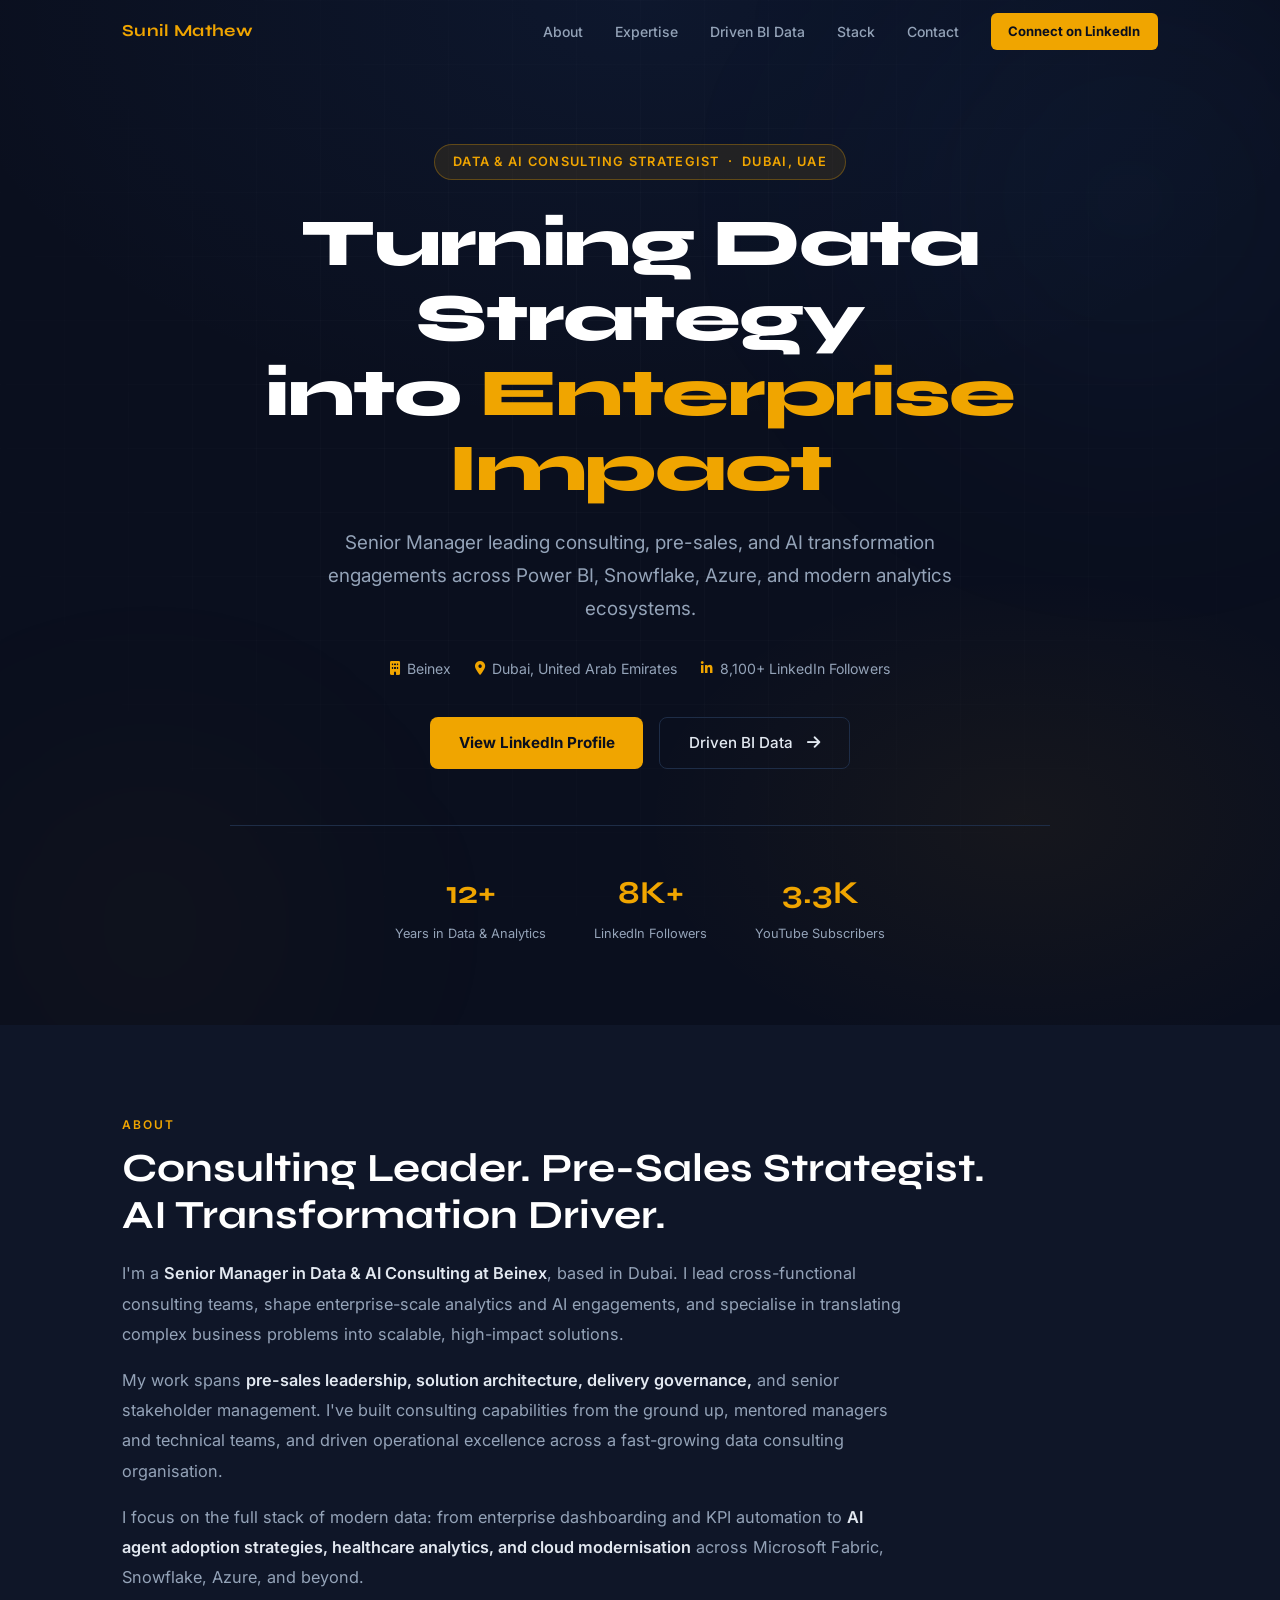
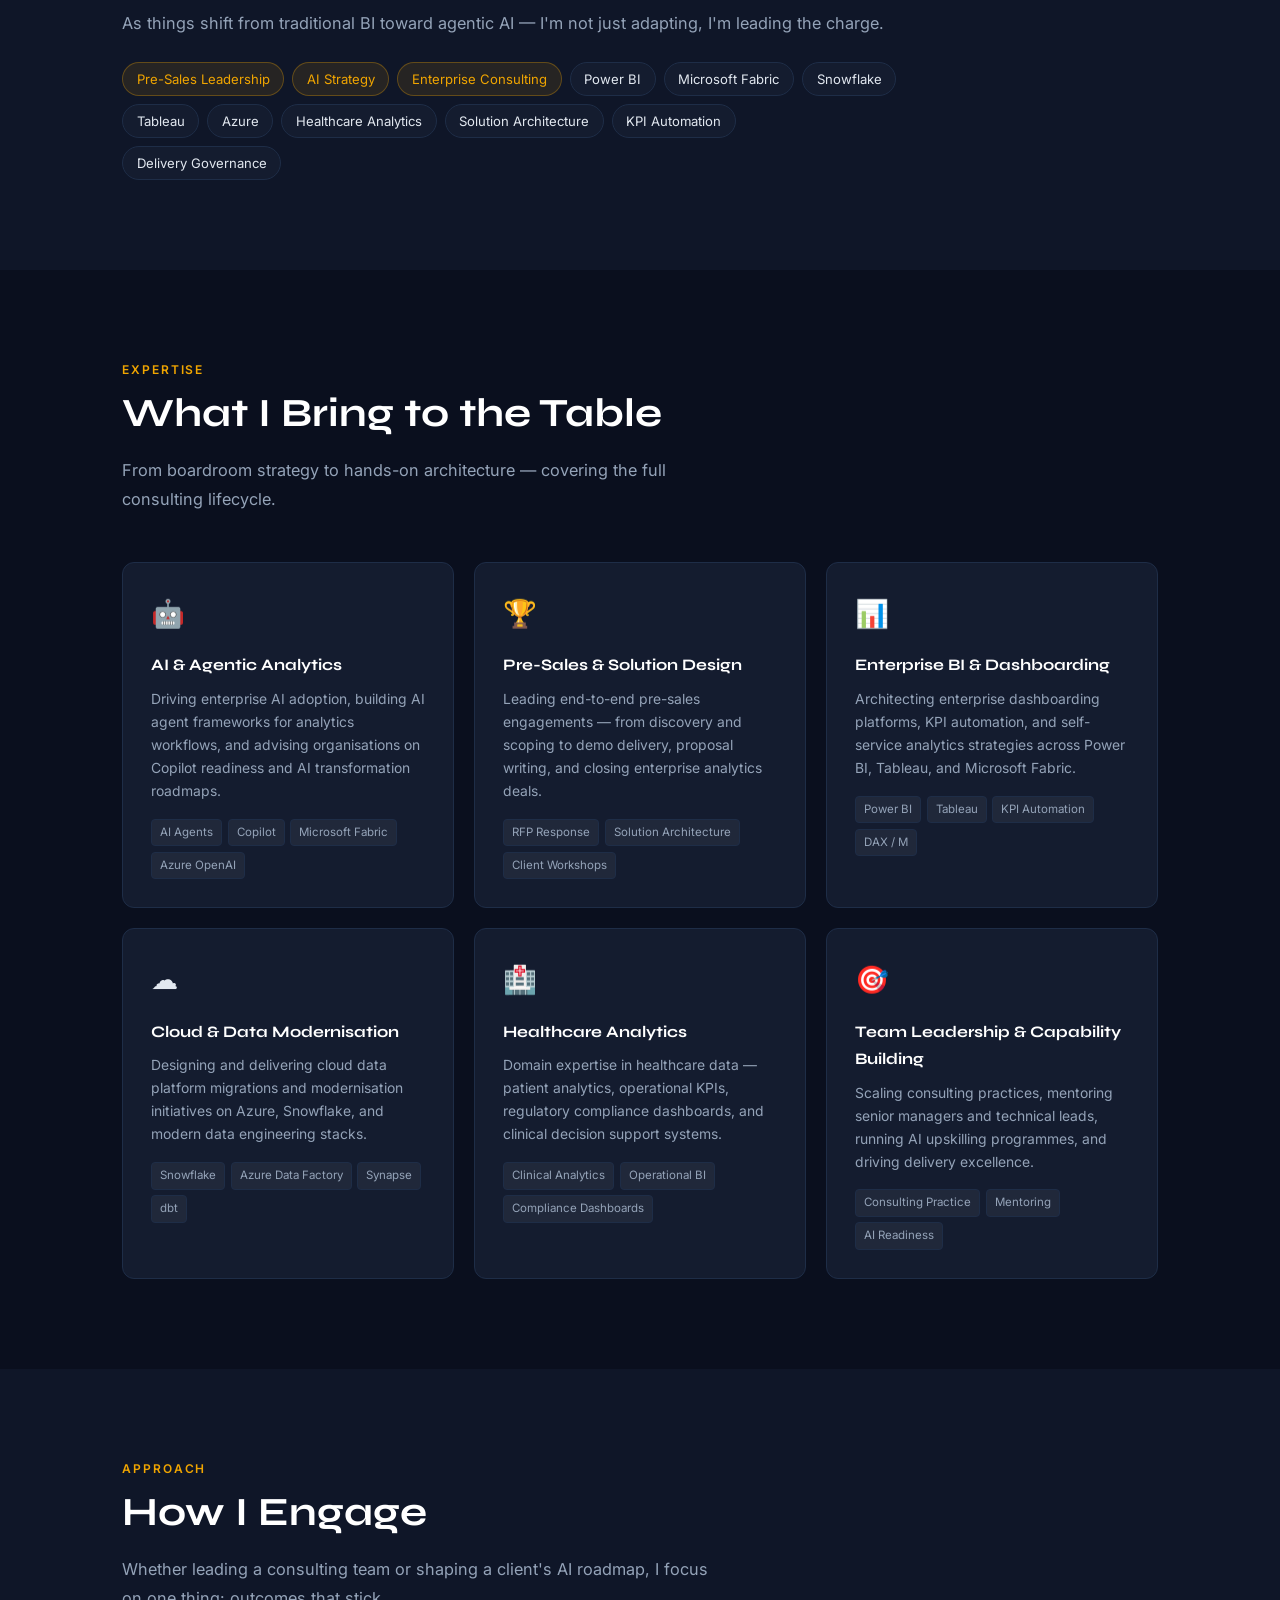
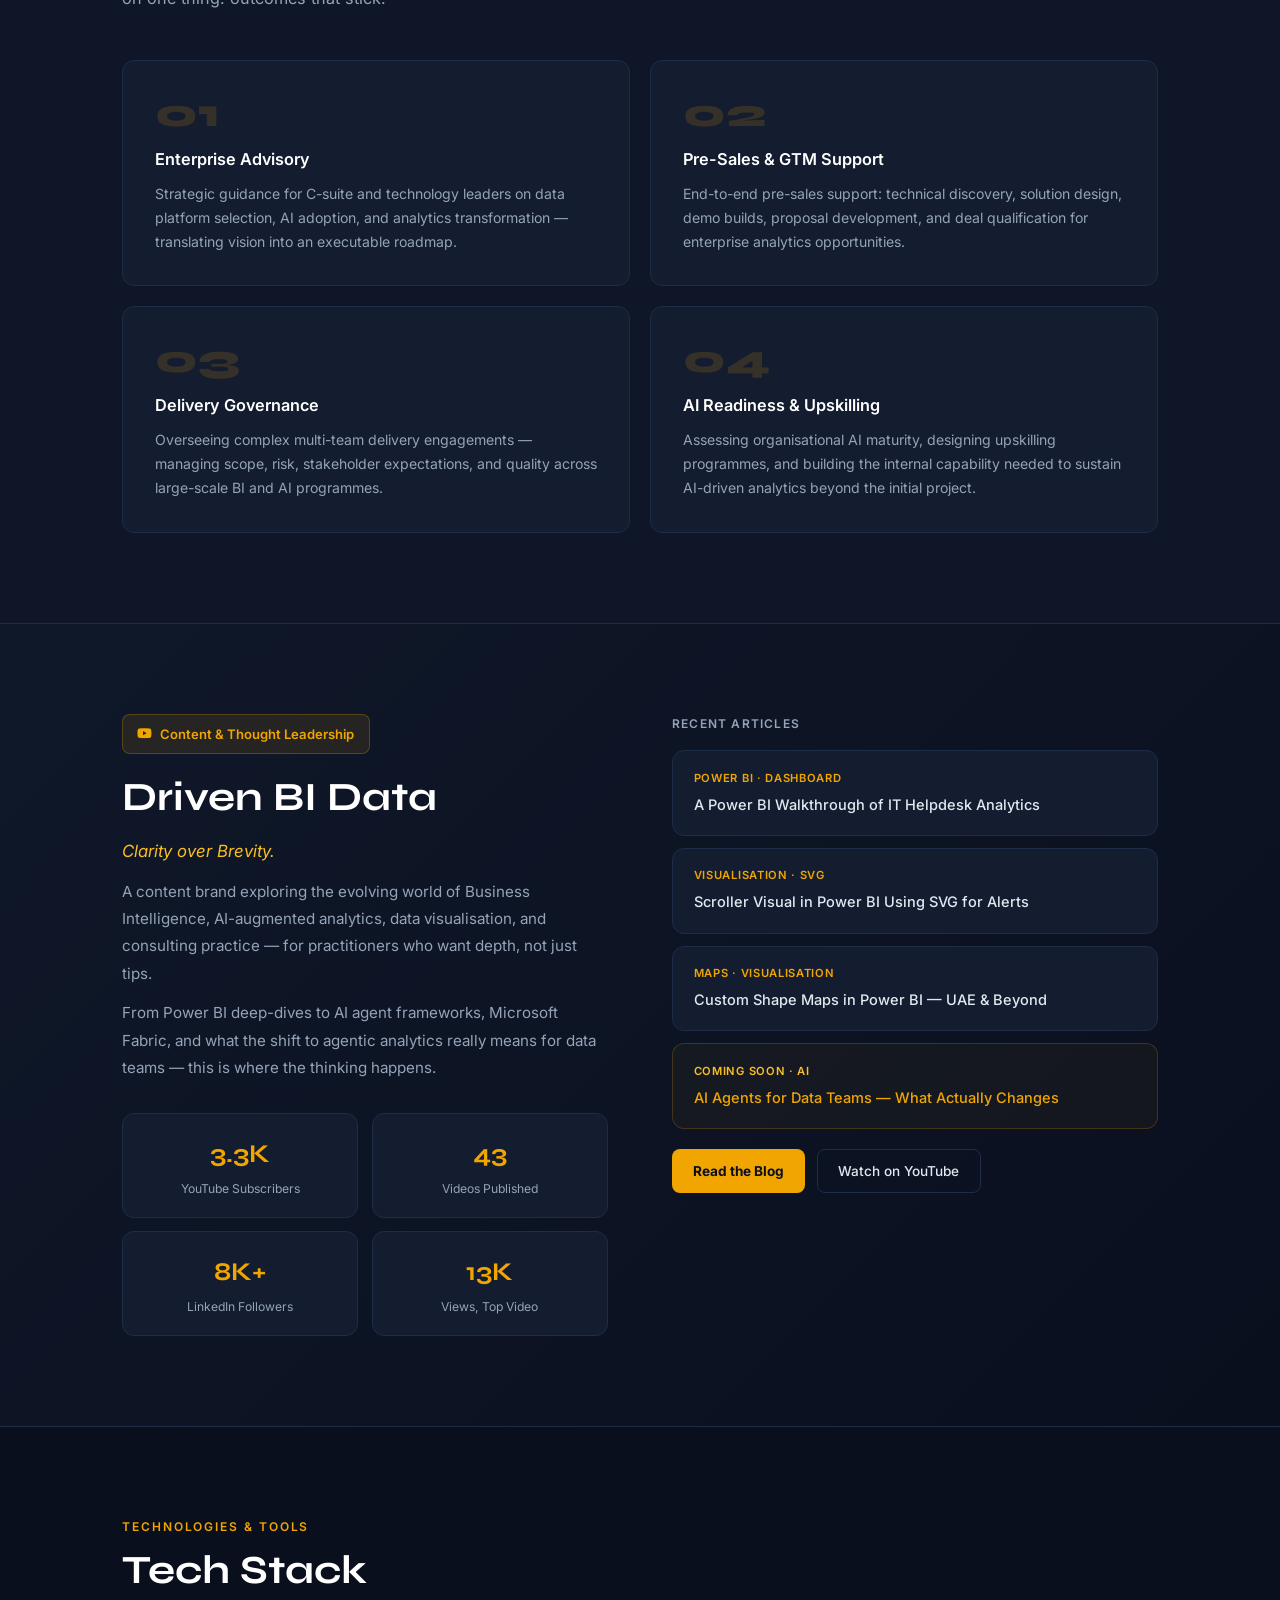
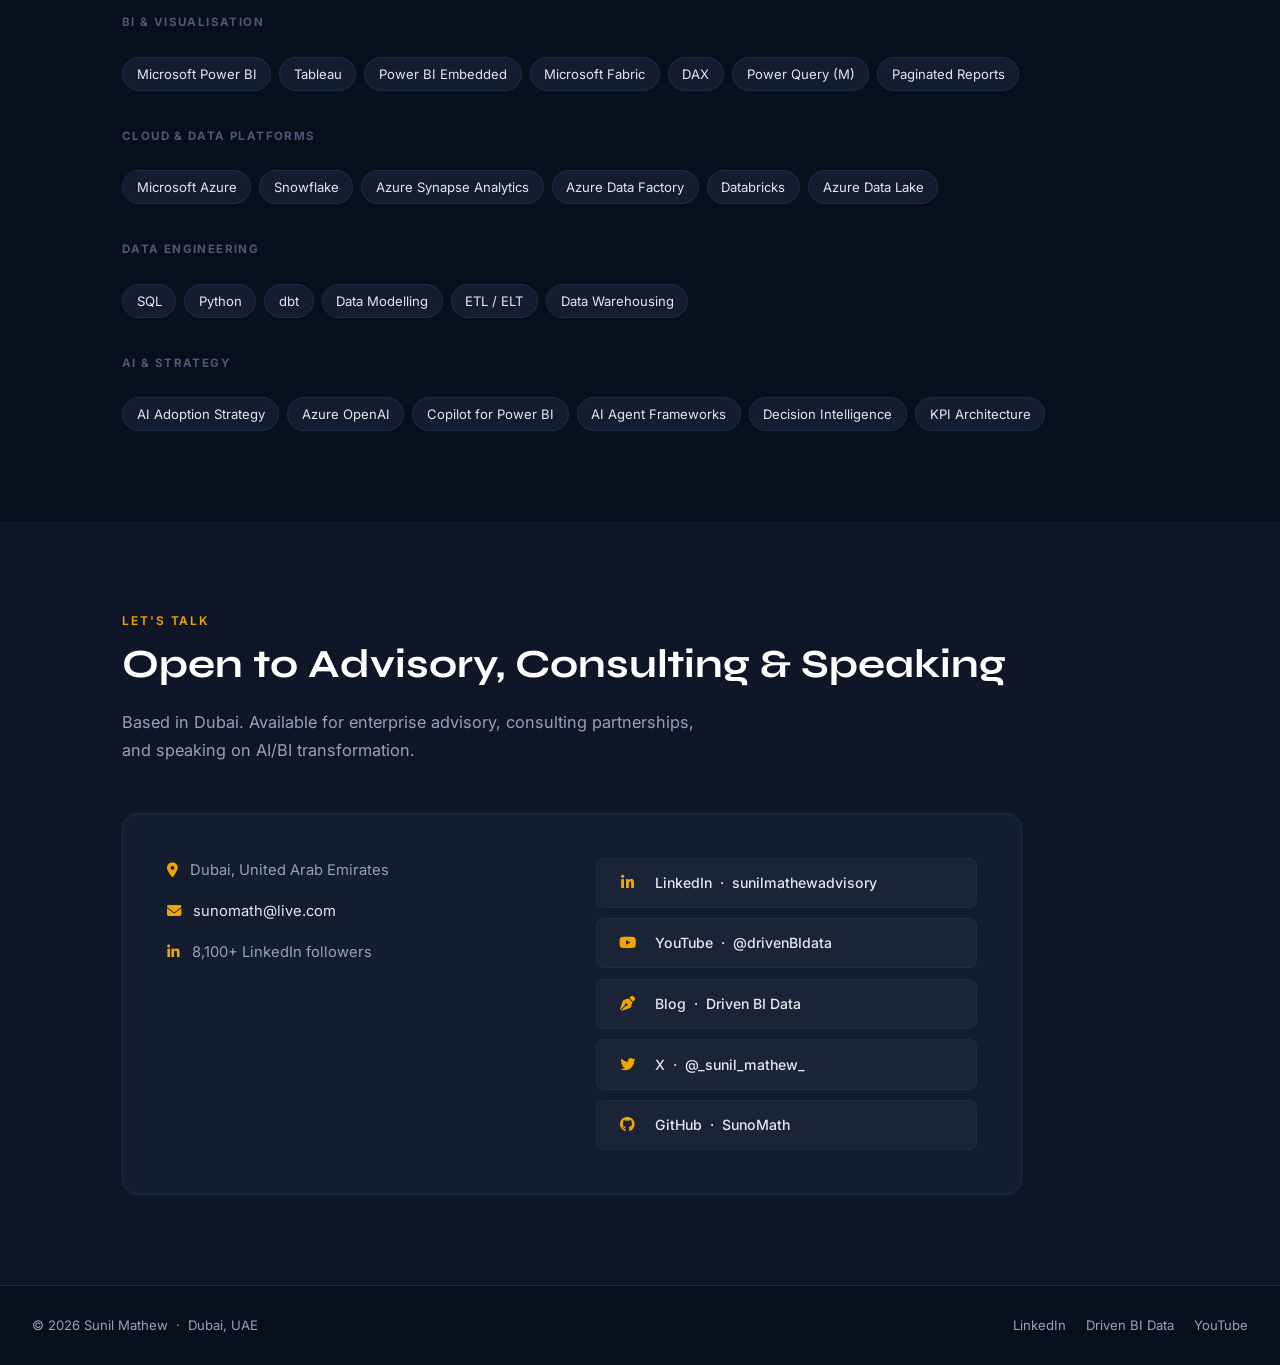
<file: index.html>
<!DOCTYPE html>
<html lang="en">
<head>
    <meta charset="UTF-8">
    <meta name="viewport" content="width=device-width, initial-scale=1.0">
    <title>Sunil Mathew — Data &amp; AI Consulting Strategist</title>
    <meta name="description" content="Sunil Mathew is a Senior Manager and consulting leader at Beinex, specialising in Data, AI, and cloud transformation across Power BI, Snowflake, Azure, and modern analytics ecosystems. Based in Dubai, UAE.">
    <link rel="preconnect" href="https://fonts.googleapis.com">
    <link rel="preconnect" href="https://fonts.gstatic.com" crossorigin>
    <link href="https://fonts.googleapis.com/css2?family=Inter:wght@300;400;500;600;700&family=Syne:wght@600;700;800&display=swap" rel="stylesheet">
    <link rel="stylesheet" href="https://cdnjs.cloudflare.com/ajax/libs/font-awesome/6.5.0/css/all.min.css">
    <link rel="stylesheet" href="style.css">
</head>
<body>

<!-- ── NAVIGATION ── -->
<nav class="nav" id="nav">
    <div class="nav-inner">
        <a href="#hero" class="nav-logo">Sunil Mathew</a>
        <ul class="nav-menu" id="navMenu">
            <li><a href="#about">About</a></li>
            <li><a href="#expertise">Expertise</a></li>
            <li><a href="#driven">Driven BI Data</a></li>
            <li><a href="#stack">Stack</a></li>
            <li><a href="#contact">Contact</a></li>
        </ul>
        <a href="https://www.linkedin.com/in/sunilmathewadvisory/" target="_blank" rel="noopener" class="nav-cta">
            Connect on LinkedIn
        </a>
        <button class="nav-hamburger" id="navToggle" aria-label="Open menu">
            <i class="fas fa-bars"></i>
        </button>
    </div>
</nav>

<!-- ── HERO ── -->
<section class="hero" id="hero">
    <div class="hero-bg-glow hero-glow-1"></div>
    <div class="hero-bg-glow hero-glow-2"></div>
    <div class="hero-inner">
        <div class="hero-tag">Data &amp; AI Consulting Strategist &nbsp;·&nbsp; Dubai, UAE</div>
        <h1>Turning Data Strategy<br>into <span class="gold">Enterprise Impact</span></h1>
        <p class="hero-sub">Senior Manager leading consulting, pre-sales, and AI transformation engagements across Power BI, Snowflake, Azure, and modern analytics ecosystems.</p>

        <div class="hero-meta">
            <span><i class="fas fa-building"></i> Beinex</span>
            <span><i class="fas fa-location-dot"></i> Dubai, United Arab Emirates</span>
            <span><i class="fab fa-linkedin-in"></i> 8,100+ LinkedIn Followers</span>
        </div>

        <div class="hero-btns">
            <a href="https://www.linkedin.com/in/sunilmathewadvisory/" target="_blank" rel="noopener" class="btn-gold">
                View LinkedIn Profile
            </a>
            <a href="#driven" class="btn-outline">Driven BI Data &nbsp;<i class="fas fa-arrow-right"></i></a>
        </div>

        <div class="stats-row">
            <div class="stat">
                <div class="stat-num">12+</div>
                <div class="stat-label">Years in Data &amp; Analytics</div>
            </div>
            <div class="stat">
                <div class="stat-num">8K+</div>
                <div class="stat-label">LinkedIn Followers</div>
            </div>
            <div class="stat">
                <div class="stat-num">3.3K</div>
                <div class="stat-label">YouTube Subscribers</div>
            </div>
        </div>
    </div>
</section>

<!-- ── ABOUT ── -->
<section class="section bg-alt" id="about">
    <div class="section-inner">
        <p class="section-label">About</p>
        <h2 class="section-title">Consulting Leader. Pre-Sales Strategist.<br>AI Transformation Driver.</h2>
        <div class="about-single">
            <p>I'm a <strong>Senior Manager in Data &amp; AI Consulting at Beinex</strong>, based in Dubai. I lead cross-functional consulting teams, shape enterprise-scale analytics and AI engagements, and specialise in translating complex business problems into scalable, high-impact solutions.</p>
            <p>My work spans <strong>pre-sales leadership, solution architecture, delivery governance,</strong> and senior stakeholder management. I've built consulting capabilities from the ground up, mentored managers and technical teams, and driven operational excellence across a fast-growing data consulting organisation.</p>
            <p>I focus on the full stack of modern data: from enterprise dashboarding and KPI automation to <strong>AI agent adoption strategies, healthcare analytics, and cloud modernisation</strong> across Microsoft Fabric, Snowflake, Azure, and beyond.</p>
            <p>As things shift from traditional BI toward agentic AI — I'm not just adapting, I'm leading the charge.</p>
            <div class="chips">
                <span class="chip chip-gold">Pre-Sales Leadership</span>
                <span class="chip chip-gold">AI Strategy</span>
                <span class="chip chip-gold">Enterprise Consulting</span>
                <span class="chip">Power BI</span>
                <span class="chip">Microsoft Fabric</span>
                <span class="chip">Snowflake</span>
                <span class="chip">Tableau</span>
                <span class="chip">Azure</span>
                <span class="chip">Healthcare Analytics</span>
                <span class="chip">Solution Architecture</span>
                <span class="chip">KPI Automation</span>
                <span class="chip">Delivery Governance</span>
            </div>
        </div>
    </div>
</section>

<!-- ── EXPERTISE ── -->
<section class="section" id="expertise">
    <div class="section-inner">
        <p class="section-label">Expertise</p>
        <h2 class="section-title">What I Bring to the Table</h2>
        <p class="section-desc">From boardroom strategy to hands-on architecture — covering the full consulting lifecycle.</p>
        <div class="expertise-grid">

            <div class="exp-card">
                <div class="exp-icon">🤖</div>
                <h3 class="exp-title">AI &amp; Agentic Analytics</h3>
                <p class="exp-desc">Driving enterprise AI adoption, building AI agent frameworks for analytics workflows, and advising organisations on Copilot readiness and AI transformation roadmaps.</p>
                <div class="exp-tags">
                    <span>AI Agents</span><span>Copilot</span><span>Microsoft Fabric</span><span>Azure OpenAI</span>
                </div>
            </div>

            <div class="exp-card">
                <div class="exp-icon">🏆</div>
                <h3 class="exp-title">Pre-Sales &amp; Solution Design</h3>
                <p class="exp-desc">Leading end-to-end pre-sales engagements — from discovery and scoping to demo delivery, proposal writing, and closing enterprise analytics deals.</p>
                <div class="exp-tags">
                    <span>RFP Response</span><span>Solution Architecture</span><span>Client Workshops</span>
                </div>
            </div>

            <div class="exp-card">
                <div class="exp-icon">📊</div>
                <h3 class="exp-title">Enterprise BI &amp; Dashboarding</h3>
                <p class="exp-desc">Architecting enterprise dashboarding platforms, KPI automation, and self-service analytics strategies across Power BI, Tableau, and Microsoft Fabric.</p>
                <div class="exp-tags">
                    <span>Power BI</span><span>Tableau</span><span>KPI Automation</span><span>DAX / M</span>
                </div>
            </div>

            <div class="exp-card">
                <div class="exp-icon">☁️</div>
                <h3 class="exp-title">Cloud &amp; Data Modernisation</h3>
                <p class="exp-desc">Designing and delivering cloud data platform migrations and modernisation initiatives on Azure, Snowflake, and modern data engineering stacks.</p>
                <div class="exp-tags">
                    <span>Snowflake</span><span>Azure Data Factory</span><span>Synapse</span><span>dbt</span>
                </div>
            </div>

            <div class="exp-card">
                <div class="exp-icon">🏥</div>
                <h3 class="exp-title">Healthcare Analytics</h3>
                <p class="exp-desc">Domain expertise in healthcare data — patient analytics, operational KPIs, regulatory compliance dashboards, and clinical decision support systems.</p>
                <div class="exp-tags">
                    <span>Clinical Analytics</span><span>Operational BI</span><span>Compliance Dashboards</span>
                </div>
            </div>

            <div class="exp-card">
                <div class="exp-icon">🎯</div>
                <h3 class="exp-title">Team Leadership &amp; Capability Building</h3>
                <p class="exp-desc">Scaling consulting practices, mentoring senior managers and technical leads, running AI upskilling programmes, and driving delivery excellence.</p>
                <div class="exp-tags">
                    <span>Consulting Practice</span><span>Mentoring</span><span>AI Readiness</span>
                </div>
            </div>

        </div>
    </div>
</section>

<!-- ── HOW I ENGAGE ── -->
<section class="section bg-alt" id="approach">
    <div class="section-inner">
        <p class="section-label">Approach</p>
        <h2 class="section-title">How I Engage</h2>
        <p class="section-desc">Whether leading a consulting team or shaping a client's AI roadmap, I focus on one thing: outcomes that stick.</p>
        <div class="approach-grid">
            <div class="approach-card">
                <div class="approach-num">01</div>
                <h3>Enterprise Advisory</h3>
                <p>Strategic guidance for C-suite and technology leaders on data platform selection, AI adoption, and analytics transformation — translating vision into an executable roadmap.</p>
            </div>
            <div class="approach-card">
                <div class="approach-num">02</div>
                <h3>Pre-Sales &amp; GTM Support</h3>
                <p>End-to-end pre-sales support: technical discovery, solution design, demo builds, proposal development, and deal qualification for enterprise analytics opportunities.</p>
            </div>
            <div class="approach-card">
                <div class="approach-num">03</div>
                <h3>Delivery Governance</h3>
                <p>Overseeing complex multi-team delivery engagements — managing scope, risk, stakeholder expectations, and quality across large-scale BI and AI programmes.</p>
            </div>
            <div class="approach-card">
                <div class="approach-num">04</div>
                <h3>AI Readiness &amp; Upskilling</h3>
                <p>Assessing organisational AI maturity, designing upskilling programmes, and building the internal capability needed to sustain AI-driven analytics beyond the initial project.</p>
            </div>
        </div>
    </div>
</section>

<!-- ── DRIVEN BI DATA ── -->
<section class="section driven-section" id="driven">
    <div class="section-inner">
        <div class="driven-grid">
            <div class="driven-left">
                <div class="driven-badge"><i class="fab fa-youtube"></i> Content &amp; Thought Leadership</div>
                <h2 class="section-title" style="margin-bottom: 1rem;">Driven BI Data</h2>
                <p class="driven-tagline"><em>Clarity over Brevity.</em></p>
                <p class="driven-desc">A content brand exploring the evolving world of Business Intelligence, AI-augmented analytics, data visualisation, and consulting practice — for practitioners who want depth, not just tips.</p>
                <p class="driven-desc">From Power BI deep-dives to AI agent frameworks, Microsoft Fabric, and what the shift to agentic analytics really means for data teams — this is where the thinking happens.</p>
                <div class="driven-stats">
                    <div class="driven-stat"><div class="driven-stat-num">3.3K</div><div class="driven-stat-label">YouTube Subscribers</div></div>
                    <div class="driven-stat"><div class="driven-stat-num">43</div><div class="driven-stat-label">Videos Published</div></div>
                    <div class="driven-stat"><div class="driven-stat-num">8K+</div><div class="driven-stat-label">LinkedIn Followers</div></div>
                    <div class="driven-stat"><div class="driven-stat-num">13K</div><div class="driven-stat-label">Views, Top Video</div></div>
                </div>
            </div>
            <div class="driven-right">
                <p class="articles-label">Recent Articles</p>
                <div class="articles-list">
                    <a href="https://drivenbidata.wordpress.com" target="_blank" rel="noopener" class="article-card">
                        <span class="article-tag">Power BI · Dashboard</span>
                        <span class="article-title">A Power BI Walkthrough of IT Helpdesk Analytics</span>
                    </a>
                    <a href="https://drivenbidata.wordpress.com" target="_blank" rel="noopener" class="article-card">
                        <span class="article-tag">Visualisation · SVG</span>
                        <span class="article-title">Scroller Visual in Power BI Using SVG for Alerts</span>
                    </a>
                    <a href="https://drivenbidata.wordpress.com" target="_blank" rel="noopener" class="article-card">
                        <span class="article-tag">Maps · Visualisation</span>
                        <span class="article-title">Custom Shape Maps in Power BI — UAE &amp; Beyond</span>
                    </a>
                    <a href="https://drivenbidata.wordpress.com" target="_blank" rel="noopener" class="article-card article-card-featured">
                        <span class="article-tag" style="color: var(--gold2);">Coming Soon · AI</span>
                        <span class="article-title" style="color: var(--gold);">AI Agents for Data Teams — What Actually Changes</span>
                    </a>
                </div>
                <div class="driven-actions">
                    <a href="https://drivenbidata.wordpress.com" target="_blank" rel="noopener" class="btn-gold btn-sm">Read the Blog</a>
                    <a href="https://www.youtube.com/@drivenBIdata" target="_blank" rel="noopener" class="btn-outline btn-sm">Watch on YouTube</a>
                </div>
            </div>
        </div>
    </div>
</section>

<!-- ── TECH STACK ── -->
<section class="section" id="stack">
    <div class="section-inner">
        <p class="section-label">Technologies &amp; Tools</p>
        <h2 class="section-title">Tech Stack</h2>
        <div class="stack-groups">

            <div class="stack-group">
                <h4 class="stack-group-label">BI &amp; Visualisation</h4>
                <div class="chips">
                    <span class="chip">Microsoft Power BI</span>
                    <span class="chip">Tableau</span>
                    <span class="chip">Power BI Embedded</span>
                    <span class="chip">Microsoft Fabric</span>
                    <span class="chip">DAX</span>
                    <span class="chip">Power Query (M)</span>
                    <span class="chip">Paginated Reports</span>
                </div>
            </div>

            <div class="stack-group">
                <h4 class="stack-group-label">Cloud &amp; Data Platforms</h4>
                <div class="chips">
                    <span class="chip">Microsoft Azure</span>
                    <span class="chip">Snowflake</span>
                    <span class="chip">Azure Synapse Analytics</span>
                    <span class="chip">Azure Data Factory</span>
                    <span class="chip">Databricks</span>
                    <span class="chip">Azure Data Lake</span>
                </div>
            </div>

            <div class="stack-group">
                <h4 class="stack-group-label">Data Engineering</h4>
                <div class="chips">
                    <span class="chip">SQL</span>
                    <span class="chip">Python</span>
                    <span class="chip">dbt</span>
                    <span class="chip">Data Modelling</span>
                    <span class="chip">ETL / ELT</span>
                    <span class="chip">Data Warehousing</span>
                </div>
            </div>

            <div class="stack-group">
                <h4 class="stack-group-label">AI &amp; Strategy</h4>
                <div class="chips">
                    <span class="chip">AI Adoption Strategy</span>
                    <span class="chip">Azure OpenAI</span>
                    <span class="chip">Copilot for Power BI</span>
                    <span class="chip">AI Agent Frameworks</span>
                    <span class="chip">Decision Intelligence</span>
                    <span class="chip">KPI Architecture</span>
                </div>
            </div>

        </div>
    </div>
</section>

<!-- ── CONTACT ── -->
<section class="section bg-alt" id="contact">
    <div class="section-inner">
        <p class="section-label">Let's Talk</p>
        <h2 class="section-title">Open to Advisory, Consulting &amp; Speaking</h2>
        <p class="section-desc">Based in Dubai. Available for enterprise advisory, consulting partnerships, and speaking on AI/BI transformation.</p>
        <div class="contact-box">
            <div class="contact-info">
                <div class="contact-item">
                    <i class="fas fa-location-dot"></i>
                    <span>Dubai, United Arab Emirates</span>
                </div>
                <div class="contact-item">
                    <i class="fas fa-envelope"></i>
                    <a href="mailto:sunomath@live.com">sunomath@live.com</a>
                </div>
                <div class="contact-item">
                    <i class="fab fa-linkedin-in"></i>
                    <span>8,100+ LinkedIn followers</span>
                </div>
            </div>
            <div class="social-links">
                <a href="https://www.linkedin.com/in/sunilmathewadvisory/" target="_blank" rel="noopener" class="social-link">
                    <span class="social-icon"><i class="fab fa-linkedin-in"></i></span>
                    LinkedIn &nbsp;·&nbsp; sunilmathewadvisory
                </a>
                <a href="https://www.youtube.com/@drivenBIdata" target="_blank" rel="noopener" class="social-link">
                    <span class="social-icon"><i class="fab fa-youtube"></i></span>
                    YouTube &nbsp;·&nbsp; @drivenBIdata
                </a>
                <a href="https://drivenbidata.wordpress.com" target="_blank" rel="noopener" class="social-link">
                    <span class="social-icon"><i class="fas fa-pen-nib"></i></span>
                    Blog &nbsp;·&nbsp; Driven BI Data
                </a>
                <a href="https://x.com/_sunil_mathew_" target="_blank" rel="noopener" class="social-link">
                    <span class="social-icon"><i class="fab fa-twitter"></i></span>
                    X &nbsp;·&nbsp; @_sunil_mathew_
                </a>
                <a href="https://github.com/SunoMath" target="_blank" rel="noopener" class="social-link">
                    <span class="social-icon"><i class="fab fa-github"></i></span>
                    GitHub &nbsp;·&nbsp; SunoMath
                </a>
            </div>
        </div>
    </div>
</section>

<!-- ── FOOTER ── -->
<footer class="footer">
    <span>&copy; 2026 Sunil Mathew &nbsp;·&nbsp; Dubai, UAE</span>
    <div class="footer-links">
        <a href="https://www.linkedin.com/in/sunilmathewadvisory/" target="_blank" rel="noopener">LinkedIn</a>
        <a href="https://drivenbidata.wordpress.com" target="_blank" rel="noopener">Driven BI Data</a>
        <a href="https://www.youtube.com/@drivenBIdata" target="_blank" rel="noopener">YouTube</a>
    </div>
</footer>

<script src="script.js"></script>
</body>
</html>
</file>
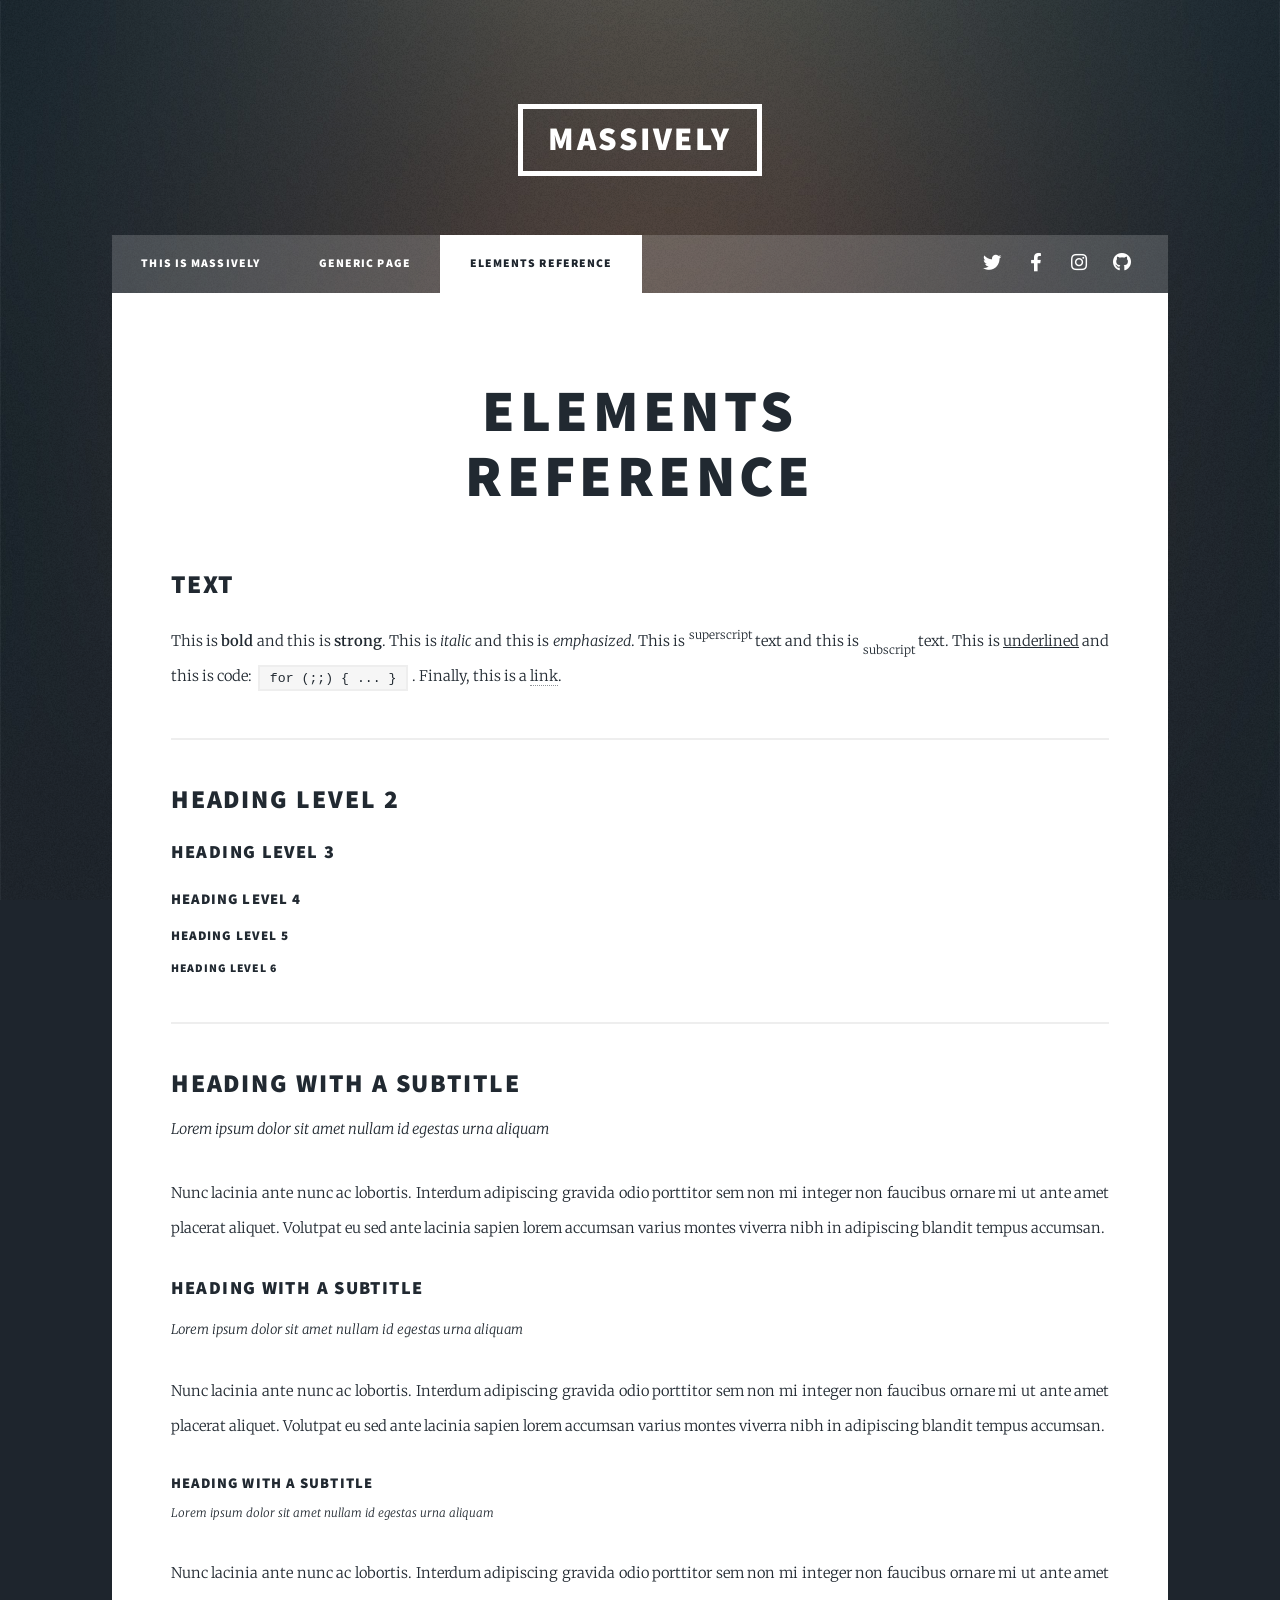
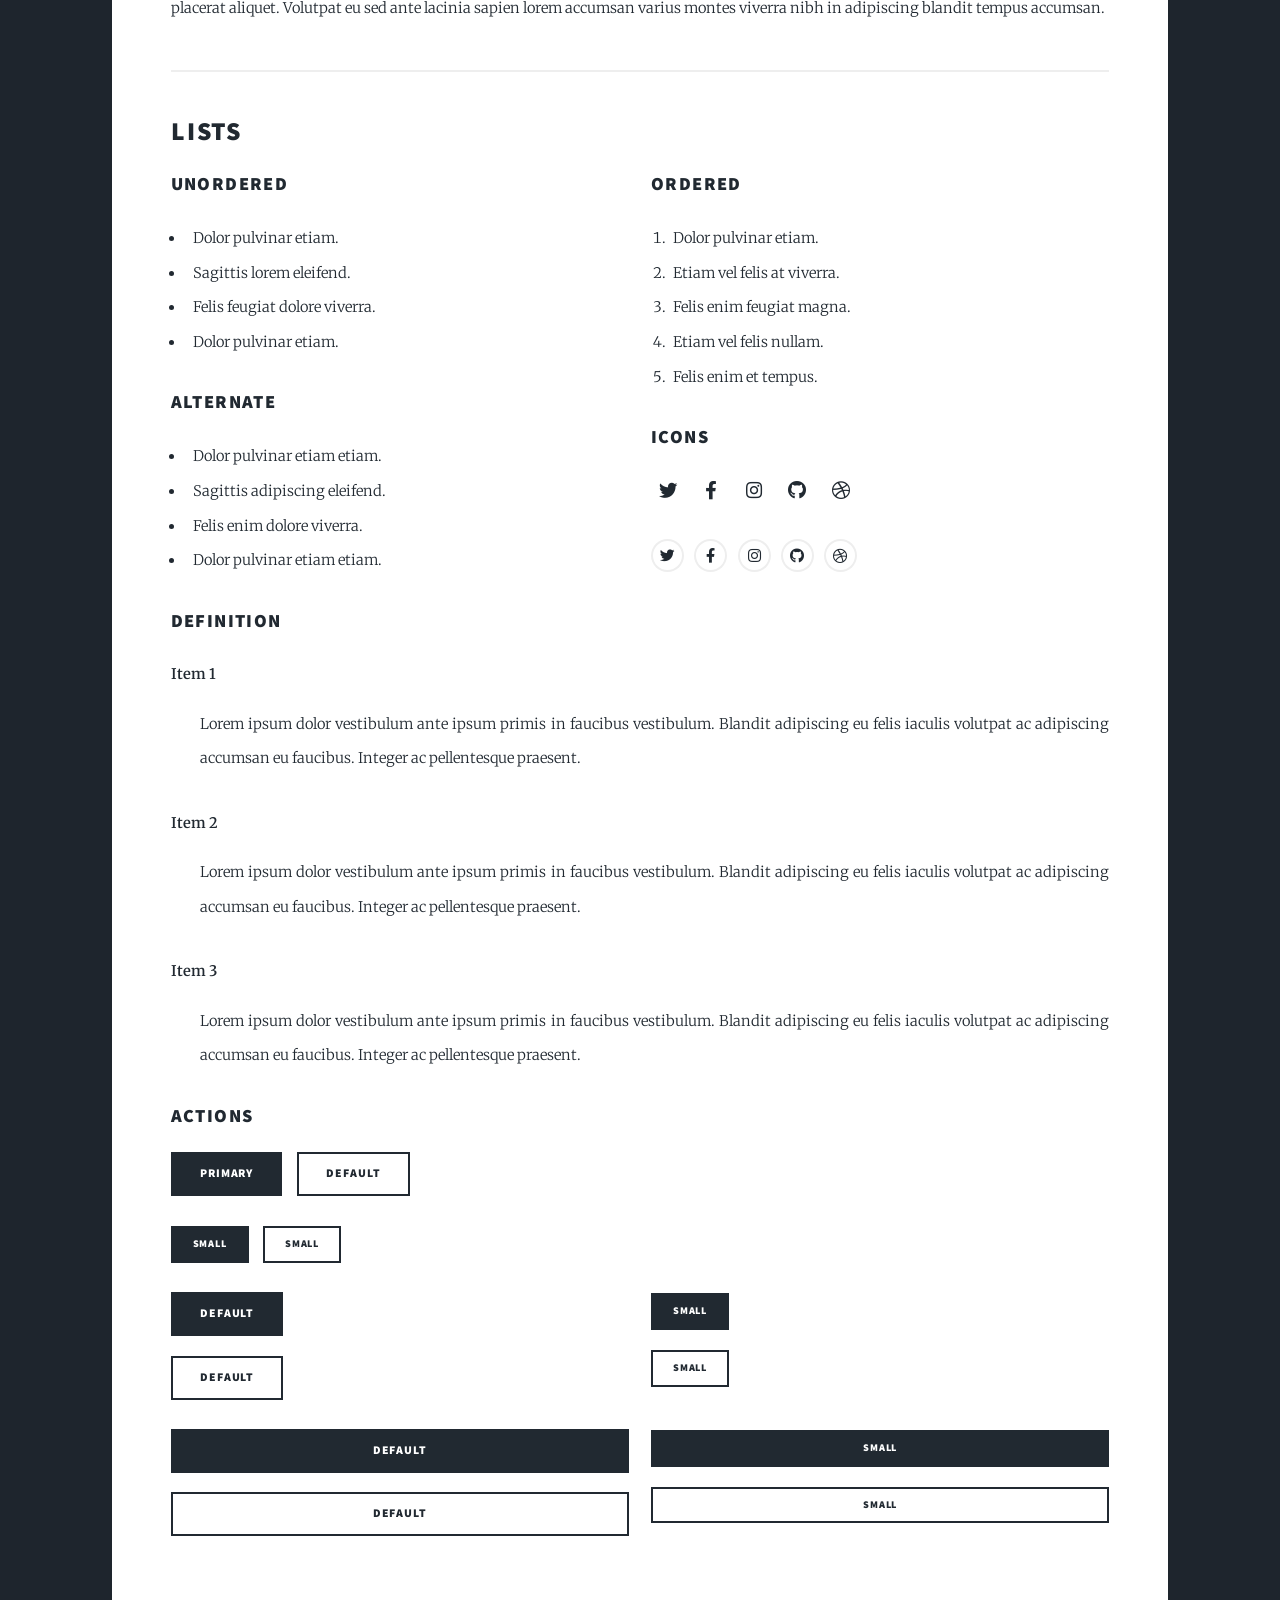
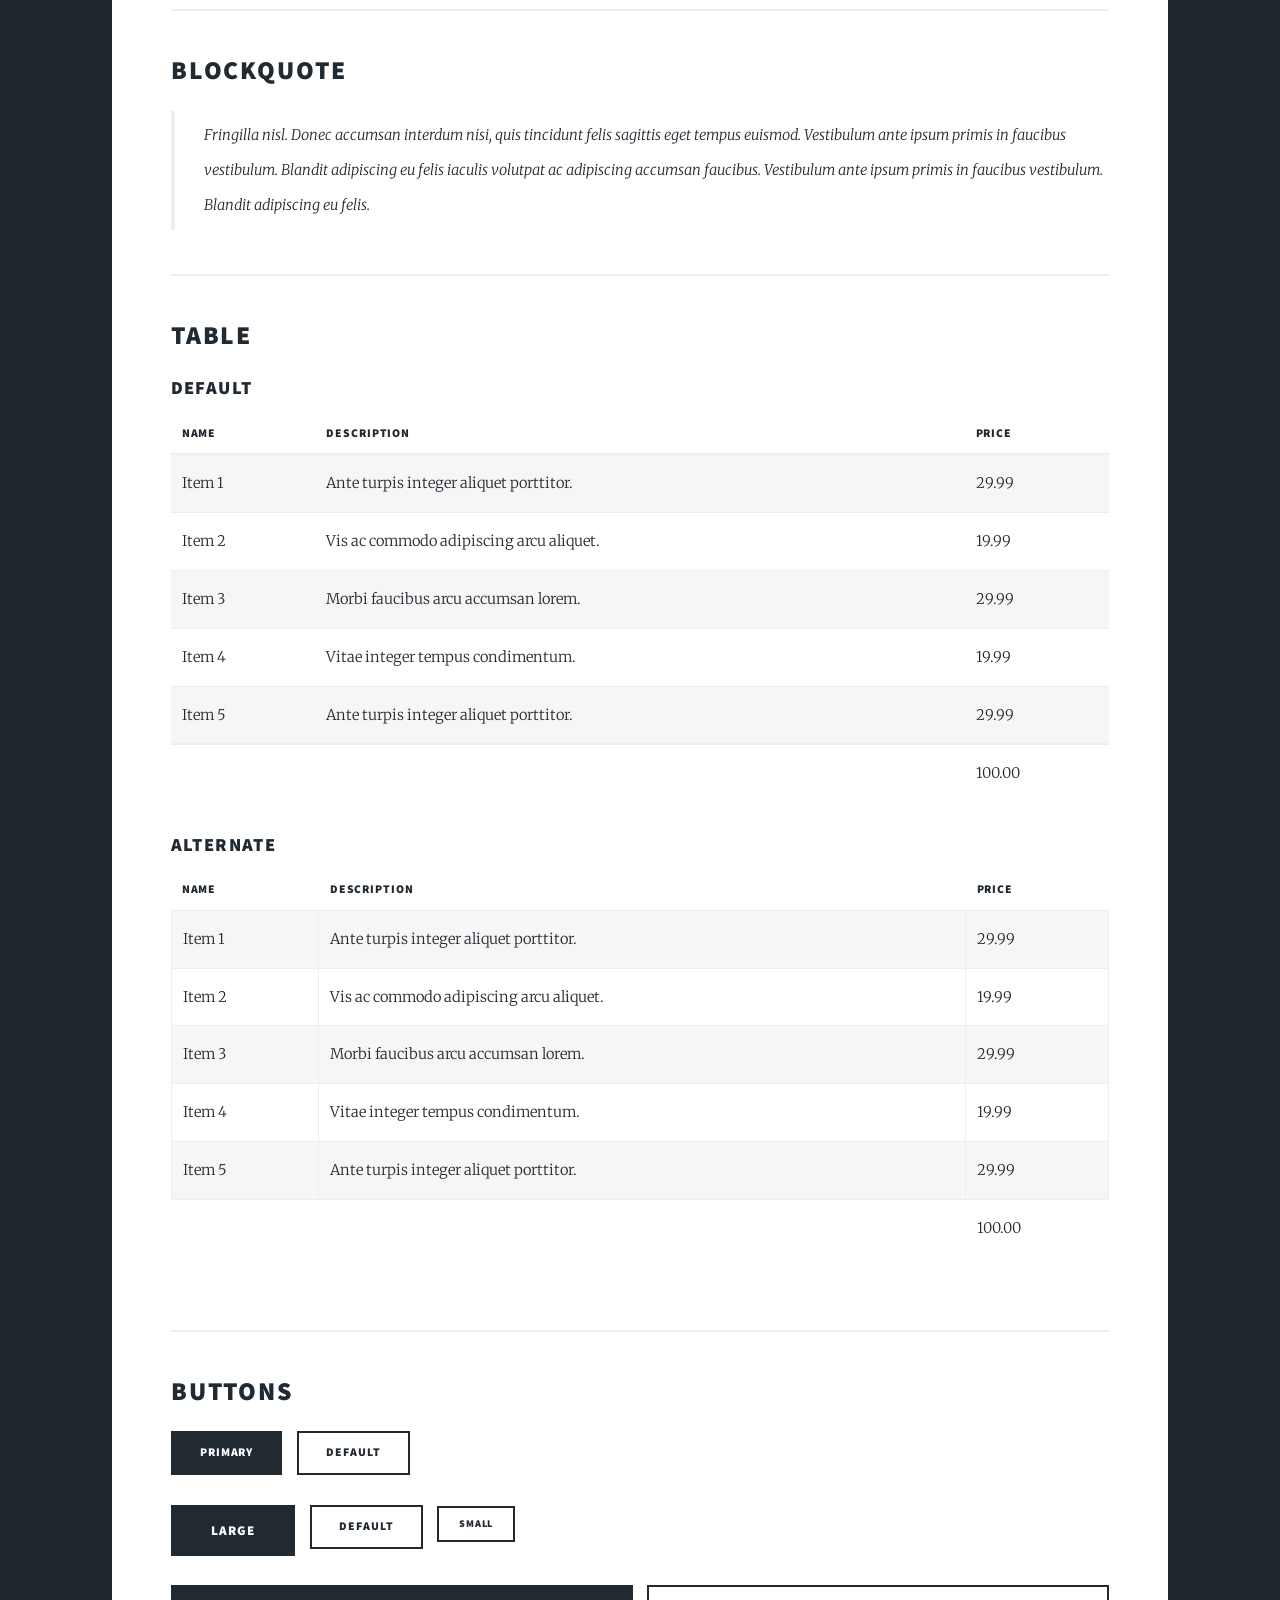
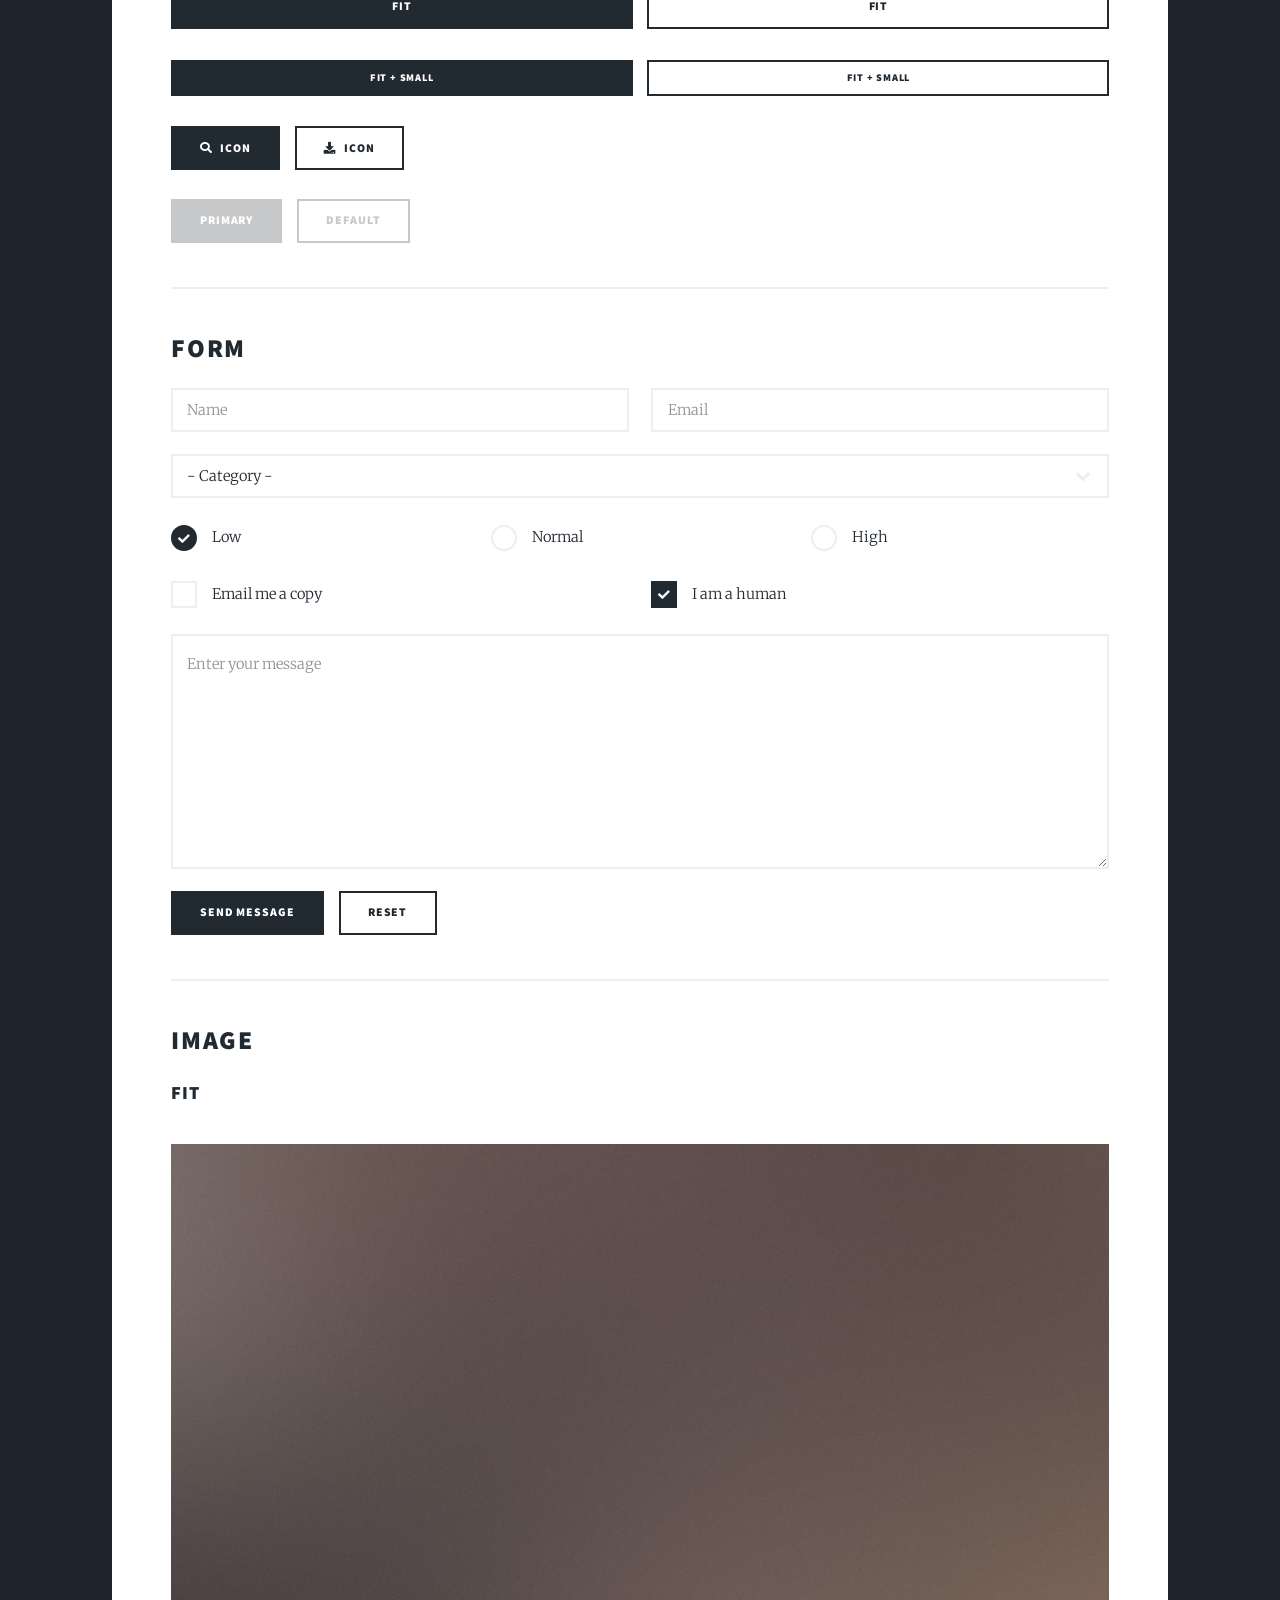
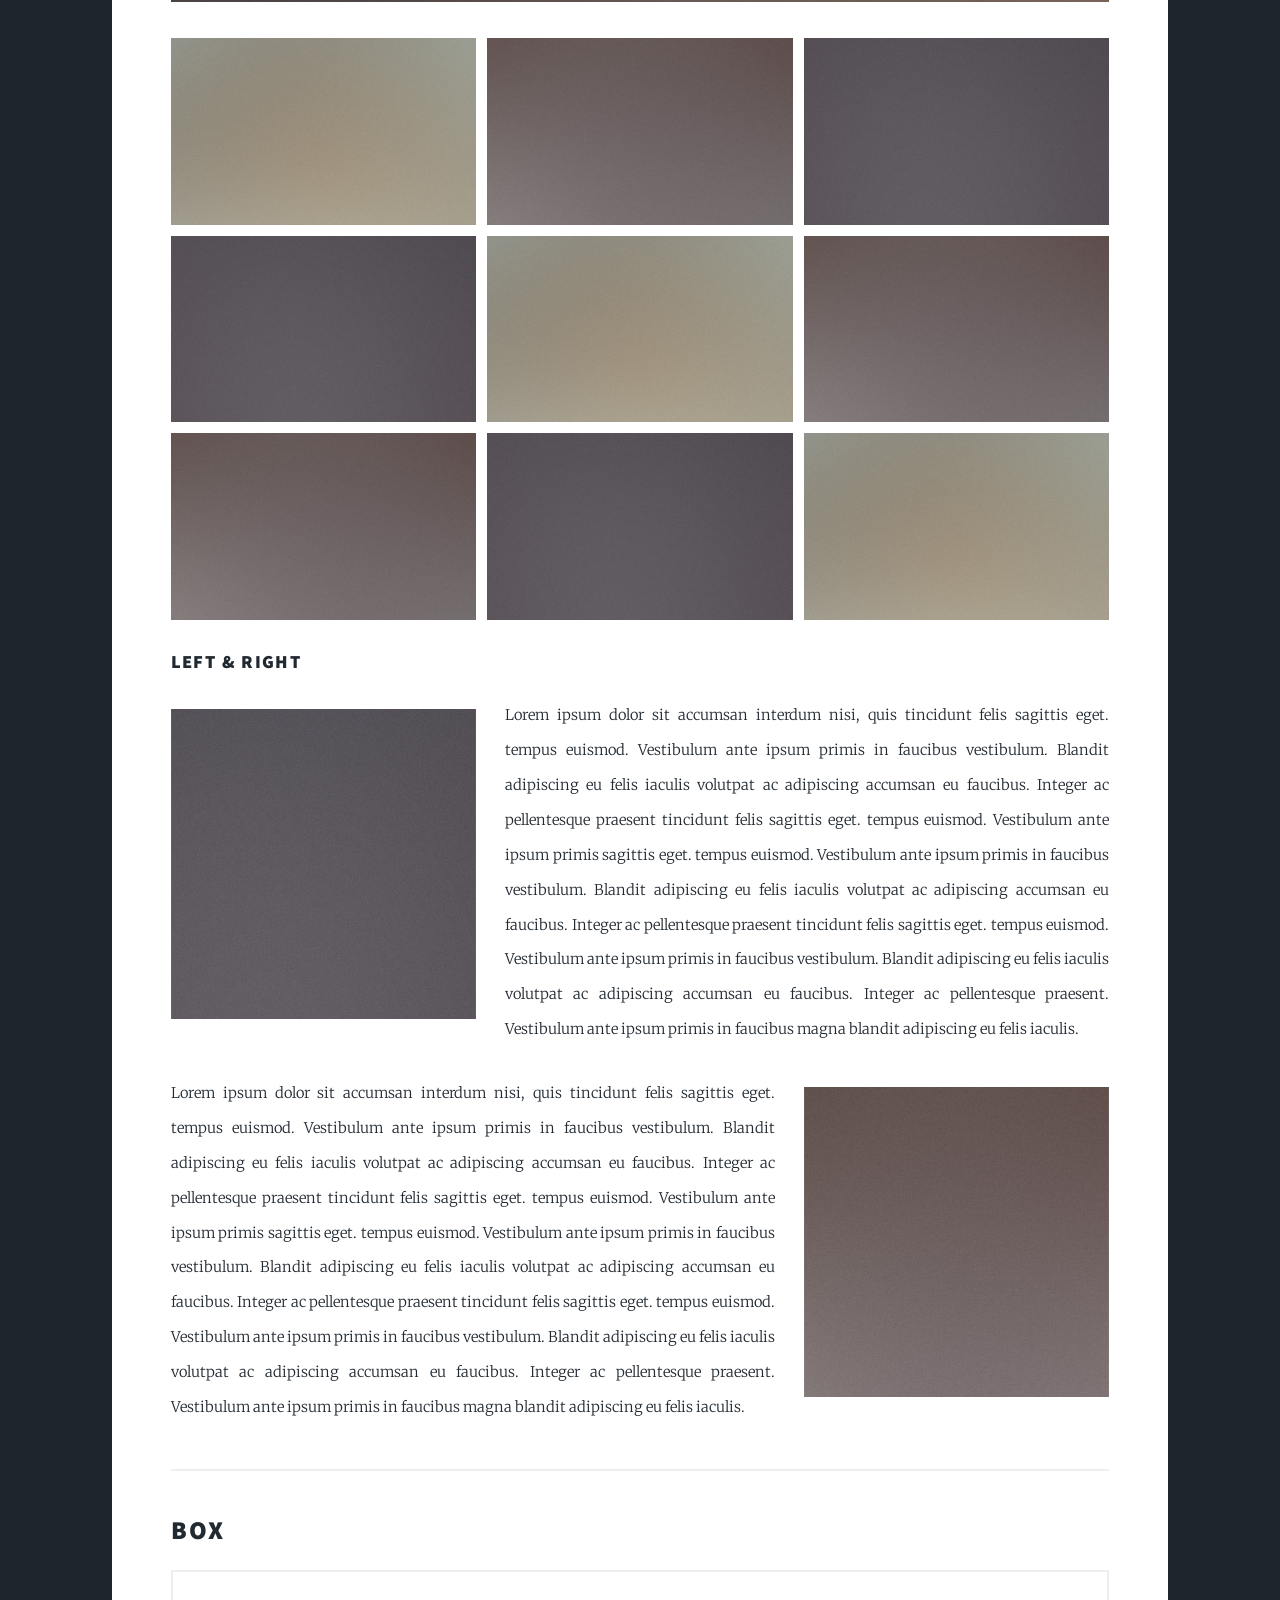
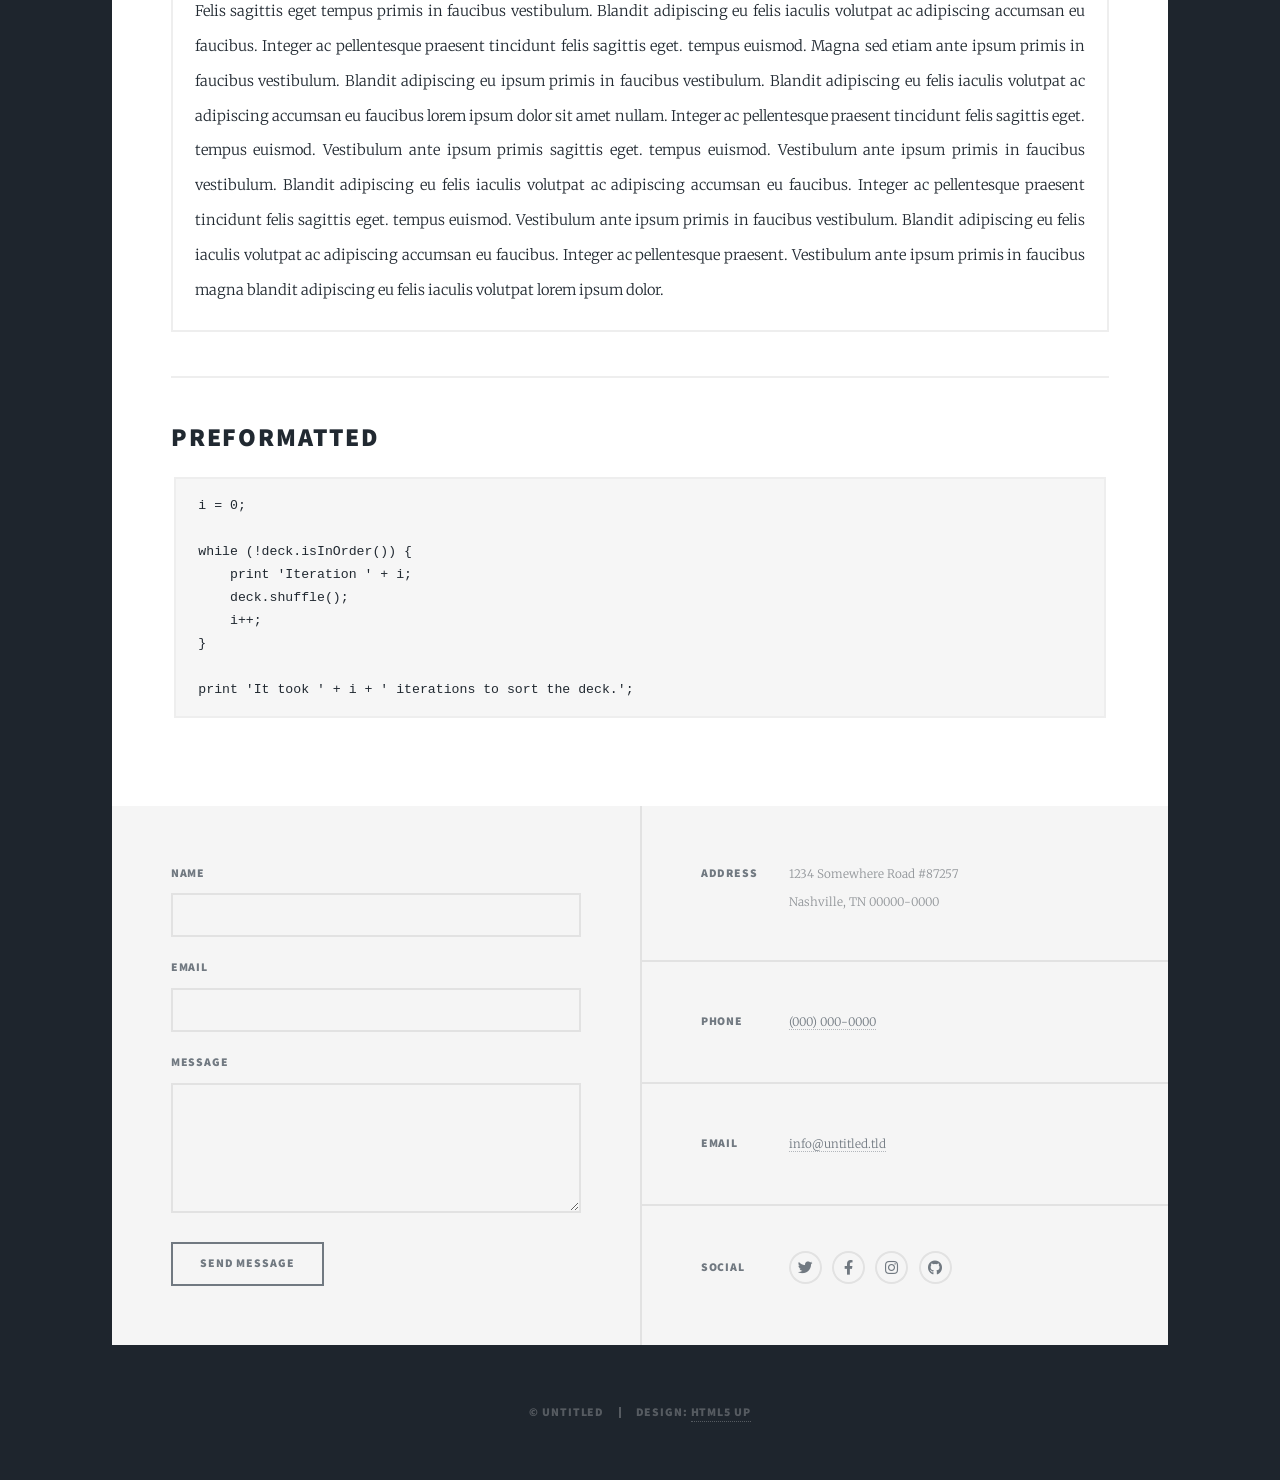
<file: elements.html>
<!DOCTYPE HTML>
<!--
	Massively by HTML5 UP
	html5up.net | @ajlkn
	Free for personal and commercial use under the CCA 3.0 license (html5up.net/license)
-->
<html>
	<head>
		<title>Elements Reference - Massively by HTML5 UP</title>
		<meta charset="utf-8" />
		<meta name="viewport" content="width=device-width, initial-scale=1, user-scalable=no" />
		<link rel="stylesheet" href="assets/css/main.css" />
		<noscript><link rel="stylesheet" href="assets/css/noscript.css" /></noscript>
	</head>
	<body class="is-preload">

		<!-- Wrapper -->
			<div id="wrapper">

				<!-- Header -->
					<header id="header">
						<a href="index.html" class="logo">Massively</a>
					</header>

				<!-- Nav -->
					<nav id="nav">
						<ul class="links">
							<li><a href="index.html">This is Massively</a></li>
							<li><a href="generic.html">Generic Page</a></li>
							<li class="active"><a href="elements.html">Elements Reference</a></li>
						</ul>
						<ul class="icons">
							<li><a href="#" class="icon brands fa-twitter"><span class="label">Twitter</span></a></li>
							<li><a href="#" class="icon brands fa-facebook-f"><span class="label">Facebook</span></a></li>
							<li><a href="#" class="icon brands fa-instagram"><span class="label">Instagram</span></a></li>
							<li><a href="#" class="icon brands fa-github"><span class="label">GitHub</span></a></li>
						</ul>
					</nav>

				<!-- Main -->
					<div id="main">

						<!-- Post -->
							<section class="post">
								<header class="major">
									<h1>Elements<br />
									Reference</h1>
								</header>

								<!-- Text stuff -->
									<h2>Text</h2>
									<p>This is <b>bold</b> and this is <strong>strong</strong>. This is <i>italic</i> and this is <em>emphasized</em>.
									This is <sup>superscript</sup> text and this is <sub>subscript</sub> text.
									This is <u>underlined</u> and this is code: <code>for (;;) { ... }</code>.
									Finally, this is a <a href="#">link</a>.</p>
									<hr />
									<h2>Heading Level 2</h2>
									<h3>Heading Level 3</h3>
									<h4>Heading Level 4</h4>
									<h5>Heading Level 5</h5>
									<h6>Heading Level 6</h6>
									<hr />
									<header>
										<h2>Heading with a Subtitle</h2>
										<p>Lorem ipsum dolor sit amet nullam id egestas urna aliquam</p>
									</header>
									<p>Nunc lacinia ante nunc ac lobortis. Interdum adipiscing gravida odio porttitor sem non mi integer non faucibus ornare mi ut ante amet placerat aliquet. Volutpat eu sed ante lacinia sapien lorem accumsan varius montes viverra nibh in adipiscing blandit tempus accumsan.</p>
									<header>
										<h3>Heading with a Subtitle</h3>
										<p>Lorem ipsum dolor sit amet nullam id egestas urna aliquam</p>
									</header>
									<p>Nunc lacinia ante nunc ac lobortis. Interdum adipiscing gravida odio porttitor sem non mi integer non faucibus ornare mi ut ante amet placerat aliquet. Volutpat eu sed ante lacinia sapien lorem accumsan varius montes viverra nibh in adipiscing blandit tempus accumsan.</p>
									<header>
										<h4>Heading with a Subtitle</h4>
										<p>Lorem ipsum dolor sit amet nullam id egestas urna aliquam</p>
									</header>
									<p>Nunc lacinia ante nunc ac lobortis. Interdum adipiscing gravida odio porttitor sem non mi integer non faucibus ornare mi ut ante amet placerat aliquet. Volutpat eu sed ante lacinia sapien lorem accumsan varius montes viverra nibh in adipiscing blandit tempus accumsan.</p>

									<hr />

								<!-- Lists -->
									<h2>Lists</h2>
									<div class="row">
										<div class="col-6 col-12-small">

											<h3>Unordered</h3>
											<ul>
												<li>Dolor pulvinar etiam.</li>
												<li>Sagittis lorem eleifend.</li>
												<li>Felis feugiat dolore viverra.</li>
												<li>Dolor pulvinar etiam.</li>
											</ul>

											<h3>Alternate</h3>
											<ul class="alt">
												<li>Dolor pulvinar etiam etiam.</li>
												<li>Sagittis adipiscing eleifend.</li>
												<li>Felis enim dolore viverra.</li>
												<li>Dolor pulvinar etiam etiam.</li>
											</ul>

										</div>
										<div class="col-6 col-12-small">

											<h3>Ordered</h3>
											<ol>
												<li>Dolor pulvinar etiam.</li>
												<li>Etiam vel felis at viverra.</li>
												<li>Felis enim feugiat magna.</li>
												<li>Etiam vel felis nullam.</li>
												<li>Felis enim et tempus.</li>
											</ol>

											<h3>Icons</h3>
											<ul class="icons">
												<li><a href="#" class="icon brands fa-twitter"><span class="label">Twitter</span></a></li>
												<li><a href="#" class="icon brands fa-facebook-f"><span class="label">Facebook</span></a></li>
												<li><a href="#" class="icon brands fa-instagram"><span class="label">Instagram</span></a></li>
												<li><a href="#" class="icon brands fa-github"><span class="label">Github</span></a></li>
												<li><a href="#" class="icon brands fa-dribbble"><span class="label">Dribbble</span></a></li>
											</ul>
											<ul class="icons alt">
												<li><a href="#" class="icon brands alt fa-twitter"><span class="label">Twitter</span></a></li>
												<li><a href="#" class="icon brands alt fa-facebook-f"><span class="label">Facebook</span></a></li>
												<li><a href="#" class="icon brands alt fa-instagram"><span class="label">Instagram</span></a></li>
												<li><a href="#" class="icon brands alt fa-github"><span class="label">Github</span></a></li>
												<li><a href="#" class="icon brands alt fa-dribbble"><span class="label">Dribbble</span></a></li>
											</ul>

										</div>
									</div>
									<h3>Definition</h3>
									<dl>
										<dt>Item 1</dt>
										<dd>
											<p>Lorem ipsum dolor vestibulum ante ipsum primis in faucibus vestibulum. Blandit adipiscing eu felis iaculis volutpat ac adipiscing accumsan eu faucibus. Integer ac pellentesque praesent.</p>
										</dd>
										<dt>Item 2</dt>
										<dd>
											<p>Lorem ipsum dolor vestibulum ante ipsum primis in faucibus vestibulum. Blandit adipiscing eu felis iaculis volutpat ac adipiscing accumsan eu faucibus. Integer ac pellentesque praesent.</p>
										</dd>
										<dt>Item 3</dt>
										<dd>
											<p>Lorem ipsum dolor vestibulum ante ipsum primis in faucibus vestibulum. Blandit adipiscing eu felis iaculis volutpat ac adipiscing accumsan eu faucibus. Integer ac pellentesque praesent.</p>
										</dd>
									</dl>

									<h3>Actions</h3>
									<ul class="actions">
										<li><a href="#" class="button primary">Primary</a></li>
										<li><a href="#" class="button">Default</a></li>
									</ul>
									<ul class="actions small">
										<li><a href="#" class="button primary small">Small</a></li>
										<li><a href="#" class="button small">Small</a></li>
									</ul>
									<div class="row">
										<div class="col-6 col-12-small">
											<ul class="actions stacked">
												<li><a href="#" class="button primary">Default</a></li>
												<li><a href="#" class="button">Default</a></li>
											</ul>
										</div>
										<div class="col-6 col-12-small">
											<ul class="actions stacked">
												<li><a href="#" class="button primary small">Small</a></li>
												<li><a href="#" class="button small">Small</a></li>
											</ul>
										</div>
									</div>
									<div class="row">
										<div class="col-6 col-12-small">
											<ul class="actions stacked">
												<li><a href="#" class="button primary fit">Default</a></li>
												<li><a href="#" class="button fit">Default</a></li>
											</ul>
										</div>
										<div class="col-6 col-12-small">
											<ul class="actions stacked">
												<li><a href="#" class="button primary small fit">Small</a></li>
												<li><a href="#" class="button small fit">Small</a></li>
											</ul>
										</div>
									</div>

									<hr />

								<!-- Blockquote -->
									<h2>Blockquote</h2>
									<blockquote>Fringilla nisl. Donec accumsan interdum nisi, quis tincidunt felis sagittis eget tempus euismod. Vestibulum ante ipsum primis in faucibus vestibulum. Blandit adipiscing eu felis iaculis volutpat ac adipiscing accumsan faucibus. Vestibulum ante ipsum primis in faucibus vestibulum. Blandit adipiscing eu felis.</blockquote>

									<hr />

								<!-- Table -->
									<h2>Table</h2>

									<h3>Default</h3>
									<div class="table-wrapper">
										<table>
											<thead>
												<tr>
													<th>Name</th>
													<th>Description</th>
													<th>Price</th>
												</tr>
											</thead>
											<tbody>
												<tr>
													<td>Item 1</td>
													<td>Ante turpis integer aliquet porttitor.</td>
													<td>29.99</td>
												</tr>
												<tr>
													<td>Item 2</td>
													<td>Vis ac commodo adipiscing arcu aliquet.</td>
													<td>19.99</td>
												</tr>
												<tr>
													<td>Item 3</td>
													<td> Morbi faucibus arcu accumsan lorem.</td>
													<td>29.99</td>
												</tr>
												<tr>
													<td>Item 4</td>
													<td>Vitae integer tempus condimentum.</td>
													<td>19.99</td>
												</tr>
												<tr>
													<td>Item 5</td>
													<td>Ante turpis integer aliquet porttitor.</td>
													<td>29.99</td>
												</tr>
											</tbody>
											<tfoot>
												<tr>
													<td colspan="2"></td>
													<td>100.00</td>
												</tr>
											</tfoot>
										</table>
									</div>

									<h3>Alternate</h3>
									<div class="table-wrapper">
										<table class="alt">
											<thead>
												<tr>
													<th>Name</th>
													<th>Description</th>
													<th>Price</th>
												</tr>
											</thead>
											<tbody>
												<tr>
													<td>Item 1</td>
													<td>Ante turpis integer aliquet porttitor.</td>
													<td>29.99</td>
												</tr>
												<tr>
													<td>Item 2</td>
													<td>Vis ac commodo adipiscing arcu aliquet.</td>
													<td>19.99</td>
												</tr>
												<tr>
													<td>Item 3</td>
													<td> Morbi faucibus arcu accumsan lorem.</td>
													<td>29.99</td>
												</tr>
												<tr>
													<td>Item 4</td>
													<td>Vitae integer tempus condimentum.</td>
													<td>19.99</td>
												</tr>
												<tr>
													<td>Item 5</td>
													<td>Ante turpis integer aliquet porttitor.</td>
													<td>29.99</td>
												</tr>
											</tbody>
											<tfoot>
												<tr>
													<td colspan="2"></td>
													<td>100.00</td>
												</tr>
											</tfoot>
										</table>
									</div>

									<hr />

								<!-- Buttons -->
									<h2>Buttons</h2>
									<ul class="actions">
										<li><a href="#" class="button primary">Primary</a></li>
										<li><a href="#" class="button">Default</a></li>
									</ul>
									<ul class="actions">
										<li><a href="#" class="button primary large">Large</a></li>
										<li><a href="#" class="button">Default</a></li>
										<li><a href="#" class="button small">Small</a></li>
									</ul>
									<ul class="actions fit">
										<li><a href="#" class="button primary fit">Fit</a></li>
										<li><a href="#" class="button fit">Fit</a></li>
									</ul>
									<ul class="actions fit small">
										<li><a href="#" class="button primary fit small">Fit + Small</a></li>
										<li><a href="#" class="button fit small">Fit + Small</a></li>
									</ul>
									<ul class="actions">
										<li><a href="#" class="button primary icon solid fa-search">Icon</a></li>
										<li><a href="#" class="button icon solid fa-download">Icon</a></li>
									</ul>
									<ul class="actions">
										<li><span class="button primary disabled">Primary</span></li>
										<li><span class="button disabled">Default</span></li>
									</ul>

									<hr />

								<!-- Form -->
									<h2>Form</h2>

									<form method="post" action="#">
										<div class="row gtr-uniform">
											<div class="col-6 col-12-xsmall">
												<input type="text" name="demo-name" id="demo-name" value="" placeholder="Name" />
											</div>
											<div class="col-6 col-12-xsmall">
												<input type="email" name="demo-email" id="demo-email" value="" placeholder="Email" />
											</div>
											<!-- Break -->
											<div class="col-12">
												<select name="demo-category" id="demo-category">
													<option value="">- Category -</option>
													<option value="1">Manufacturing</option>
													<option value="1">Shipping</option>
													<option value="1">Administration</option>
													<option value="1">Human Resources</option>
												</select>
											</div>
											<!-- Break -->
											<div class="col-4 col-12-small">
												<input type="radio" id="demo-priority-low" name="demo-priority" checked>
												<label for="demo-priority-low">Low</label>
											</div>
											<div class="col-4 col-12-small">
												<input type="radio" id="demo-priority-normal" name="demo-priority">
												<label for="demo-priority-normal">Normal</label>
											</div>
											<div class="col-4 col-12-small">
												<input type="radio" id="demo-priority-high" name="demo-priority">
												<label for="demo-priority-high">High</label>
											</div>
											<!-- Break -->
											<div class="col-6 col-12-small">
												<input type="checkbox" id="demo-copy" name="demo-copy">
												<label for="demo-copy">Email me a copy</label>
											</div>
											<div class="col-6 col-12-small">
												<input type="checkbox" id="demo-human" name="demo-human" checked>
												<label for="demo-human">I am a human</label>
											</div>
											<!-- Break -->
											<div class="col-12">
												<textarea name="demo-message" id="demo-message" placeholder="Enter your message" rows="6"></textarea>
											</div>
											<!-- Break -->
											<div class="col-12">
												<ul class="actions">
													<li><input type="submit" value="Send Message" class="primary" /></li>
													<li><input type="reset" value="Reset" /></li>
												</ul>
											</div>
										</div>
									</form>

									<hr />

								<!-- Image -->
									<h2>Image</h2>

									<h3>Fit</h3>
									<span class="image fit"><img src="images/pic01.jpg" alt="" /></span>
									<div class="box alt">
										<div class="row gtr-50 gtr-uniform">
											<div class="col-4"><span class="image fit"><img src="images/pic02.jpg" alt="" /></span></div>
											<div class="col-4"><span class="image fit"><img src="images/pic03.jpg" alt="" /></span></div>
											<div class="col-4"><span class="image fit"><img src="images/pic04.jpg" alt="" /></span></div>
											<!-- Break -->
											<div class="col-4"><span class="image fit"><img src="images/pic04.jpg" alt="" /></span></div>
											<div class="col-4"><span class="image fit"><img src="images/pic02.jpg" alt="" /></span></div>
											<div class="col-4"><span class="image fit"><img src="images/pic03.jpg" alt="" /></span></div>
											<!-- Break -->
											<div class="col-4"><span class="image fit"><img src="images/pic03.jpg" alt="" /></span></div>
											<div class="col-4"><span class="image fit"><img src="images/pic04.jpg" alt="" /></span></div>
											<div class="col-4"><span class="image fit"><img src="images/pic02.jpg" alt="" /></span></div>
										</div>
									</div>

									<h3>Left &amp; Right</h3>
									<p><span class="image left"><img src="images/pic08.jpg" alt="" /></span>Lorem ipsum dolor sit accumsan interdum nisi, quis tincidunt felis sagittis eget. tempus euismod. Vestibulum ante ipsum primis in faucibus vestibulum. Blandit adipiscing eu felis iaculis volutpat ac adipiscing accumsan eu faucibus. Integer ac pellentesque praesent tincidunt felis sagittis eget. tempus euismod. Vestibulum ante ipsum primis sagittis eget. tempus euismod. Vestibulum ante ipsum primis in faucibus vestibulum. Blandit adipiscing eu felis iaculis volutpat ac adipiscing accumsan eu faucibus. Integer ac pellentesque praesent tincidunt felis sagittis eget. tempus euismod. Vestibulum ante ipsum primis in faucibus vestibulum. Blandit adipiscing eu felis iaculis volutpat ac adipiscing accumsan eu faucibus. Integer ac pellentesque praesent. Vestibulum ante ipsum primis in faucibus magna blandit adipiscing eu felis iaculis.</p>
									<p><span class="image right"><img src="images/pic09.jpg" alt="" /></span>Lorem ipsum dolor sit accumsan interdum nisi, quis tincidunt felis sagittis eget. tempus euismod. Vestibulum ante ipsum primis in faucibus vestibulum. Blandit adipiscing eu felis iaculis volutpat ac adipiscing accumsan eu faucibus. Integer ac pellentesque praesent tincidunt felis sagittis eget. tempus euismod. Vestibulum ante ipsum primis sagittis eget. tempus euismod. Vestibulum ante ipsum primis in faucibus vestibulum. Blandit adipiscing eu felis iaculis volutpat ac adipiscing accumsan eu faucibus. Integer ac pellentesque praesent tincidunt felis sagittis eget. tempus euismod. Vestibulum ante ipsum primis in faucibus vestibulum. Blandit adipiscing eu felis iaculis volutpat ac adipiscing accumsan eu faucibus. Integer ac pellentesque praesent. Vestibulum ante ipsum primis in faucibus magna blandit adipiscing eu felis iaculis.</p>

									<hr />

								<!-- Box -->
									<h2>Box</h2>
									<div class="box">
										<p>Felis sagittis eget tempus primis in faucibus vestibulum. Blandit adipiscing eu felis iaculis volutpat ac adipiscing accumsan eu faucibus. Integer ac pellentesque praesent tincidunt felis sagittis eget. tempus euismod. Magna sed etiam ante ipsum primis in faucibus vestibulum. Blandit adipiscing eu ipsum primis in faucibus vestibulum. Blandit adipiscing eu felis iaculis volutpat ac adipiscing accumsan eu faucibus lorem ipsum dolor sit amet nullam. Integer ac pellentesque praesent tincidunt felis sagittis eget. tempus euismod. Vestibulum ante ipsum primis sagittis eget. tempus euismod. Vestibulum ante ipsum primis in faucibus vestibulum. Blandit adipiscing eu felis iaculis volutpat ac adipiscing accumsan eu faucibus. Integer ac pellentesque praesent tincidunt felis sagittis eget. tempus euismod. Vestibulum ante ipsum primis in faucibus vestibulum. Blandit adipiscing eu felis iaculis volutpat ac adipiscing accumsan eu faucibus. Integer ac pellentesque praesent. Vestibulum ante ipsum primis in faucibus magna blandit adipiscing eu felis iaculis volutpat lorem ipsum dolor.</p>
									</div>

									<hr />

								<!-- Preformatted Code -->
									<h2>Preformatted</h2>
									<pre><code>i = 0;

while (!deck.isInOrder()) {
    print 'Iteration ' + i;
    deck.shuffle();
    i++;
}

print 'It took ' + i + ' iterations to sort the deck.';
</code></pre>

							</section>

					</div>

				<!-- Footer -->
					<footer id="footer">
						<section>
							<form method="post" action="#">
								<div class="fields">
									<div class="field">
										<label for="name">Name</label>
										<input type="text" name="name" id="name" />
									</div>
									<div class="field">
										<label for="email">Email</label>
										<input type="text" name="email" id="email" />
									</div>
									<div class="field">
										<label for="message">Message</label>
										<textarea name="message" id="message" rows="3"></textarea>
									</div>
								</div>
								<ul class="actions">
									<li><input type="submit" value="Send Message" /></li>
								</ul>
							</form>
						</section>
						<section class="split contact">
							<section class="alt">
								<h3>Address</h3>
								<p>1234 Somewhere Road #87257<br />
								Nashville, TN 00000-0000</p>
							</section>
							<section>
								<h3>Phone</h3>
								<p><a href="#">(000) 000-0000</a></p>
							</section>
							<section>
								<h3>Email</h3>
								<p><a href="#">info@untitled.tld</a></p>
							</section>
							<section>
								<h3>Social</h3>
								<ul class="icons alt">
									<li><a href="#" class="icon brands alt fa-twitter"><span class="label">Twitter</span></a></li>
									<li><a href="#" class="icon brands alt fa-facebook-f"><span class="label">Facebook</span></a></li>
									<li><a href="#" class="icon brands alt fa-instagram"><span class="label">Instagram</span></a></li>
									<li><a href="#" class="icon brands alt fa-github"><span class="label">GitHub</span></a></li>
								</ul>
							</section>
						</section>
					</footer>

				<!-- Copyright -->
					<div id="copyright">
						<ul><li>&copy; Untitled</li><li>Design: <a href="https://html5up.net">HTML5 UP</a></li></ul>
					</div>

			</div>

		<!-- Scripts -->
			<script src="assets/js/jquery.min.js"></script>
			<script src="assets/js/jquery.scrollex.min.js"></script>
			<script src="assets/js/jquery.scrolly.min.js"></script>
			<script src="assets/js/browser.min.js"></script>
			<script src="assets/js/breakpoints.min.js"></script>
			<script src="assets/js/util.js"></script>
			<script src="assets/js/main.js"></script>

	</body>
</html>
</file>
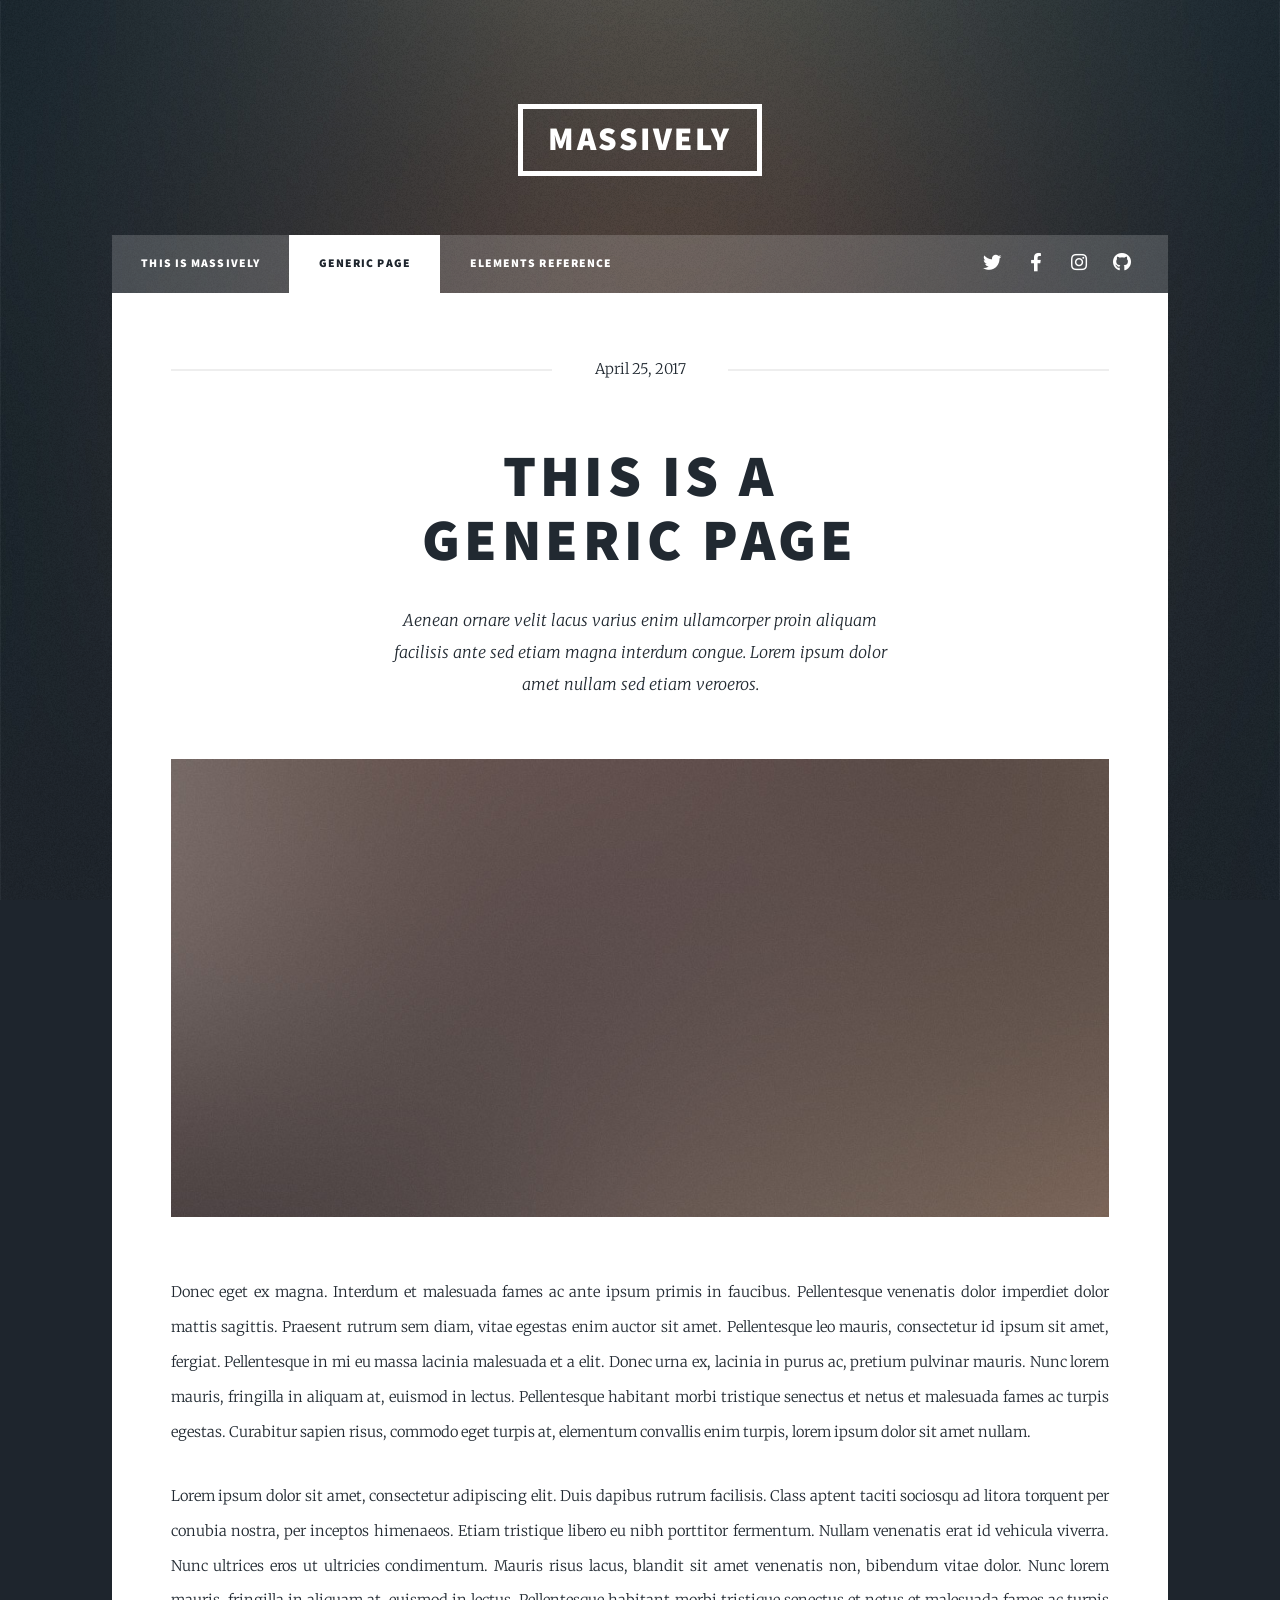
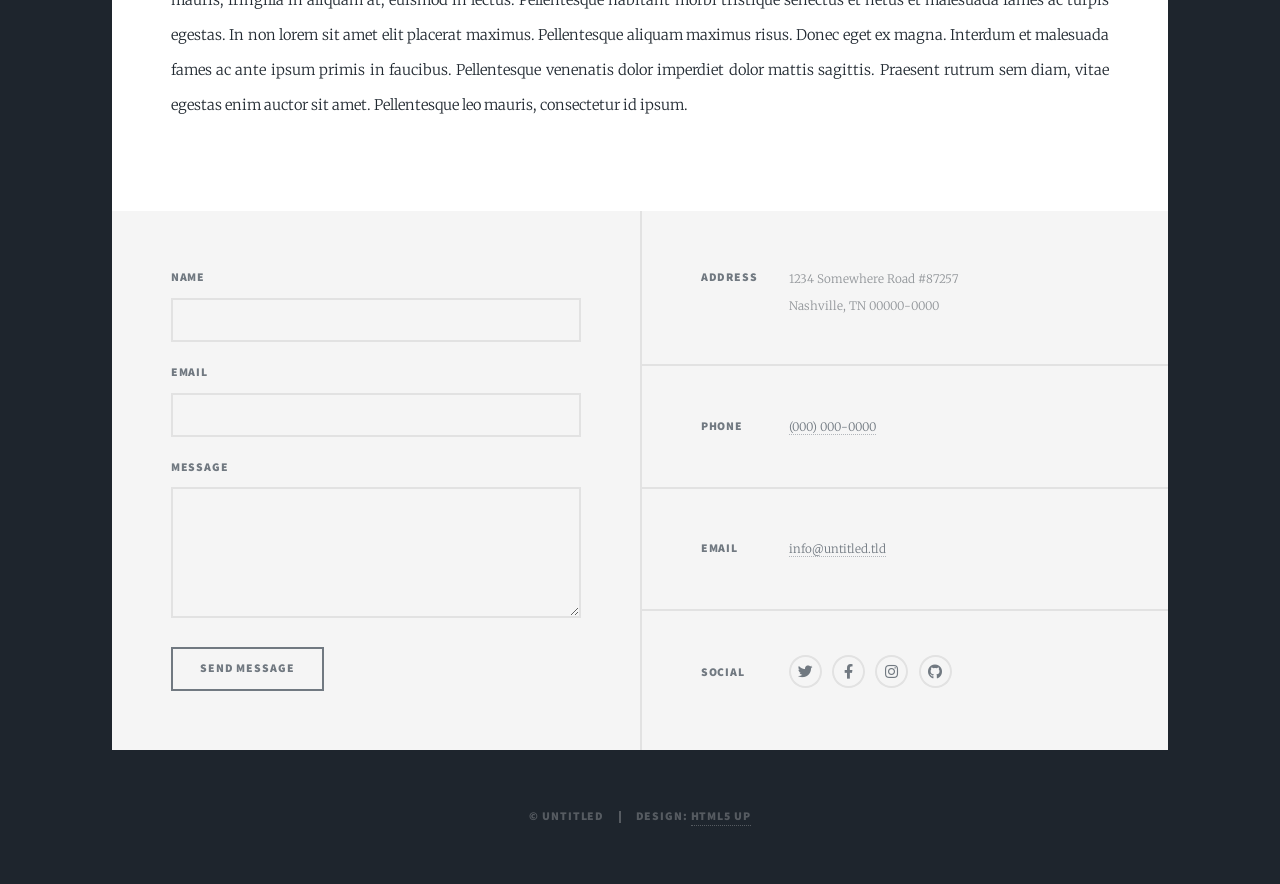
<file: generic.html>
<!DOCTYPE HTML>
<!--
	Massively by HTML5 UP
	html5up.net | @ajlkn
	Free for personal and commercial use under the CCA 3.0 license (html5up.net/license)
-->
<html>
	<head>
		<title>Generic Page - Massively by HTML5 UP</title>
		<meta charset="utf-8" />
		<meta name="viewport" content="width=device-width, initial-scale=1, user-scalable=no" />
		<link rel="stylesheet" href="assets/css/main.css" />
		<noscript><link rel="stylesheet" href="assets/css/noscript.css" /></noscript>
	</head>
	<body class="is-preload">

		<!-- Wrapper -->
			<div id="wrapper">

				<!-- Header -->
					<header id="header">
						<a href="index.html" class="logo">Massively</a>
					</header>

				<!-- Nav -->
					<nav id="nav">
						<ul class="links">
							<li><a href="index.html">This is Massively</a></li>
							<li class="active"><a href="generic.html">Generic Page</a></li>
							<li><a href="elements.html">Elements Reference</a></li>
						</ul>
						<ul class="icons">
							<li><a href="#" class="icon brands fa-twitter"><span class="label">Twitter</span></a></li>
							<li><a href="#" class="icon brands fa-facebook-f"><span class="label">Facebook</span></a></li>
							<li><a href="#" class="icon brands fa-instagram"><span class="label">Instagram</span></a></li>
							<li><a href="#" class="icon brands fa-github"><span class="label">GitHub</span></a></li>
						</ul>
					</nav>

				<!-- Main -->
					<div id="main">

						<!-- Post -->
							<section class="post">
								<header class="major">
									<span class="date">April 25, 2017</span>
									<h1>This is a<br />
									Generic Page</h1>
									<p>Aenean ornare velit lacus varius enim ullamcorper proin aliquam<br />
									facilisis ante sed etiam magna interdum congue. Lorem ipsum dolor<br />
									amet nullam sed etiam veroeros.</p>
								</header>
								<div class="image main"><img src="images/pic01.jpg" alt="" /></div>
								<p>Donec eget ex magna. Interdum et malesuada fames ac ante ipsum primis in faucibus. Pellentesque venenatis dolor imperdiet dolor mattis sagittis. Praesent rutrum sem diam, vitae egestas enim auctor sit amet. Pellentesque leo mauris, consectetur id ipsum sit amet, fergiat. Pellentesque in mi eu massa lacinia malesuada et a elit. Donec urna ex, lacinia in purus ac, pretium pulvinar mauris. Nunc lorem mauris, fringilla in aliquam at, euismod in lectus. Pellentesque habitant morbi tristique senectus et netus et malesuada fames ac turpis egestas. Curabitur sapien risus, commodo eget turpis at, elementum convallis enim turpis, lorem ipsum dolor sit amet nullam.</p>
								<p>Lorem ipsum dolor sit amet, consectetur adipiscing elit. Duis dapibus rutrum facilisis. Class aptent taciti sociosqu ad litora torquent per conubia nostra, per inceptos himenaeos. Etiam tristique libero eu nibh porttitor fermentum. Nullam venenatis erat id vehicula viverra. Nunc ultrices eros ut ultricies condimentum. Mauris risus lacus, blandit sit amet venenatis non, bibendum vitae dolor. Nunc lorem mauris, fringilla in aliquam at, euismod in lectus. Pellentesque habitant morbi tristique senectus et netus et malesuada fames ac turpis egestas. In non lorem sit amet elit placerat maximus. Pellentesque aliquam maximus risus. Donec eget ex magna. Interdum et malesuada fames ac ante ipsum primis in faucibus. Pellentesque venenatis dolor imperdiet dolor mattis sagittis. Praesent rutrum sem diam, vitae egestas enim auctor sit amet. Pellentesque leo mauris, consectetur id ipsum.</p>
							</section>

					</div>

				<!-- Footer -->
					<footer id="footer">
						<section>
							<form method="post" action="#">
								<div class="fields">
									<div class="field">
										<label for="name">Name</label>
										<input type="text" name="name" id="name" />
									</div>
									<div class="field">
										<label for="email">Email</label>
										<input type="text" name="email" id="email" />
									</div>
									<div class="field">
										<label for="message">Message</label>
										<textarea name="message" id="message" rows="3"></textarea>
									</div>
								</div>
								<ul class="actions">
									<li><input type="submit" value="Send Message" /></li>
								</ul>
							</form>
						</section>
						<section class="split contact">
							<section class="alt">
								<h3>Address</h3>
								<p>1234 Somewhere Road #87257<br />
								Nashville, TN 00000-0000</p>
							</section>
							<section>
								<h3>Phone</h3>
								<p><a href="#">(000) 000-0000</a></p>
							</section>
							<section>
								<h3>Email</h3>
								<p><a href="#">info@untitled.tld</a></p>
							</section>
							<section>
								<h3>Social</h3>
								<ul class="icons alt">
									<li><a href="#" class="icon brands alt fa-twitter"><span class="label">Twitter</span></a></li>
									<li><a href="#" class="icon brands alt fa-facebook-f"><span class="label">Facebook</span></a></li>
									<li><a href="#" class="icon brands alt fa-instagram"><span class="label">Instagram</span></a></li>
									<li><a href="#" class="icon brands alt fa-github"><span class="label">GitHub</span></a></li>
								</ul>
							</section>
						</section>
					</footer>

				<!-- Copyright -->
					<div id="copyright">
						<ul><li>&copy; Untitled</li><li>Design: <a href="https://html5up.net">HTML5 UP</a></li></ul>
					</div>

			</div>

		<!-- Scripts -->
			<script src="assets/js/jquery.min.js"></script>
			<script src="assets/js/jquery.scrollex.min.js"></script>
			<script src="assets/js/jquery.scrolly.min.js"></script>
			<script src="assets/js/browser.min.js"></script>
			<script src="assets/js/breakpoints.min.js"></script>
			<script src="assets/js/util.js"></script>
			<script src="assets/js/main.js"></script>

	</body>
</html>
</file>
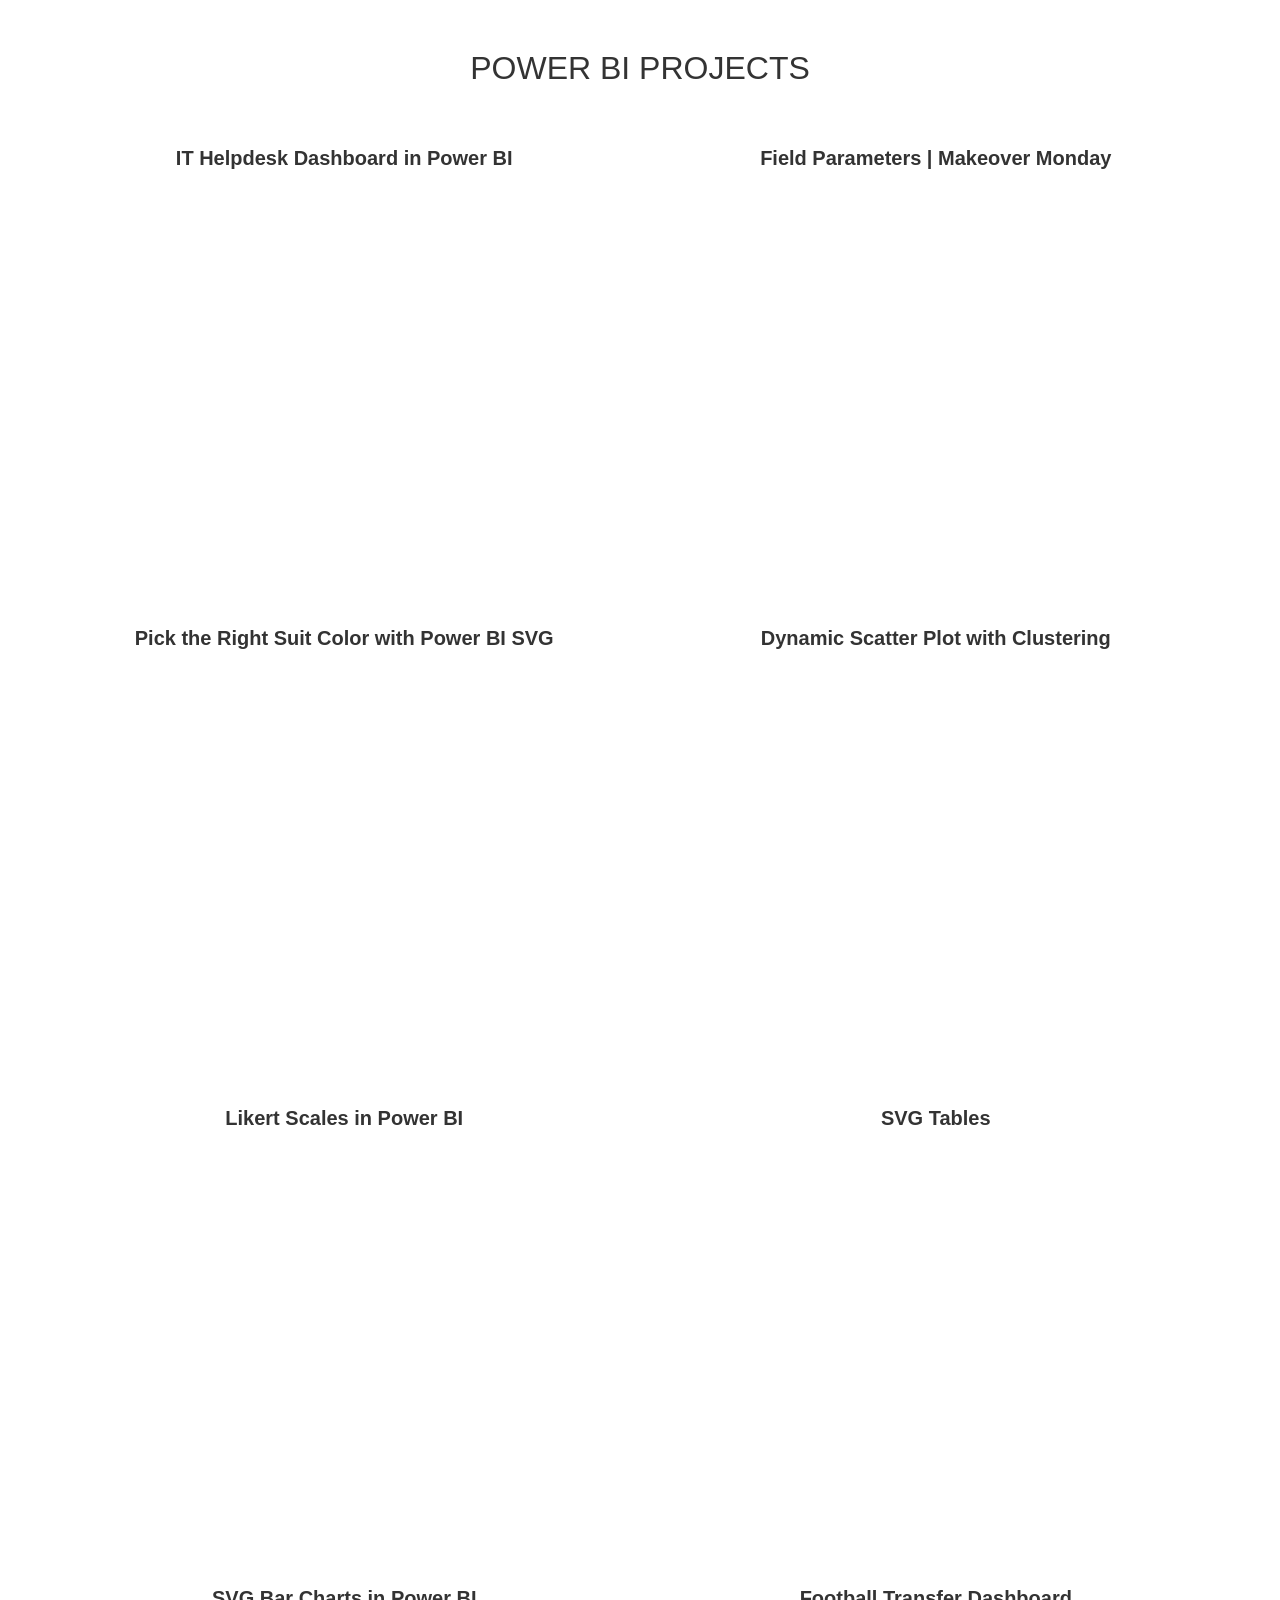
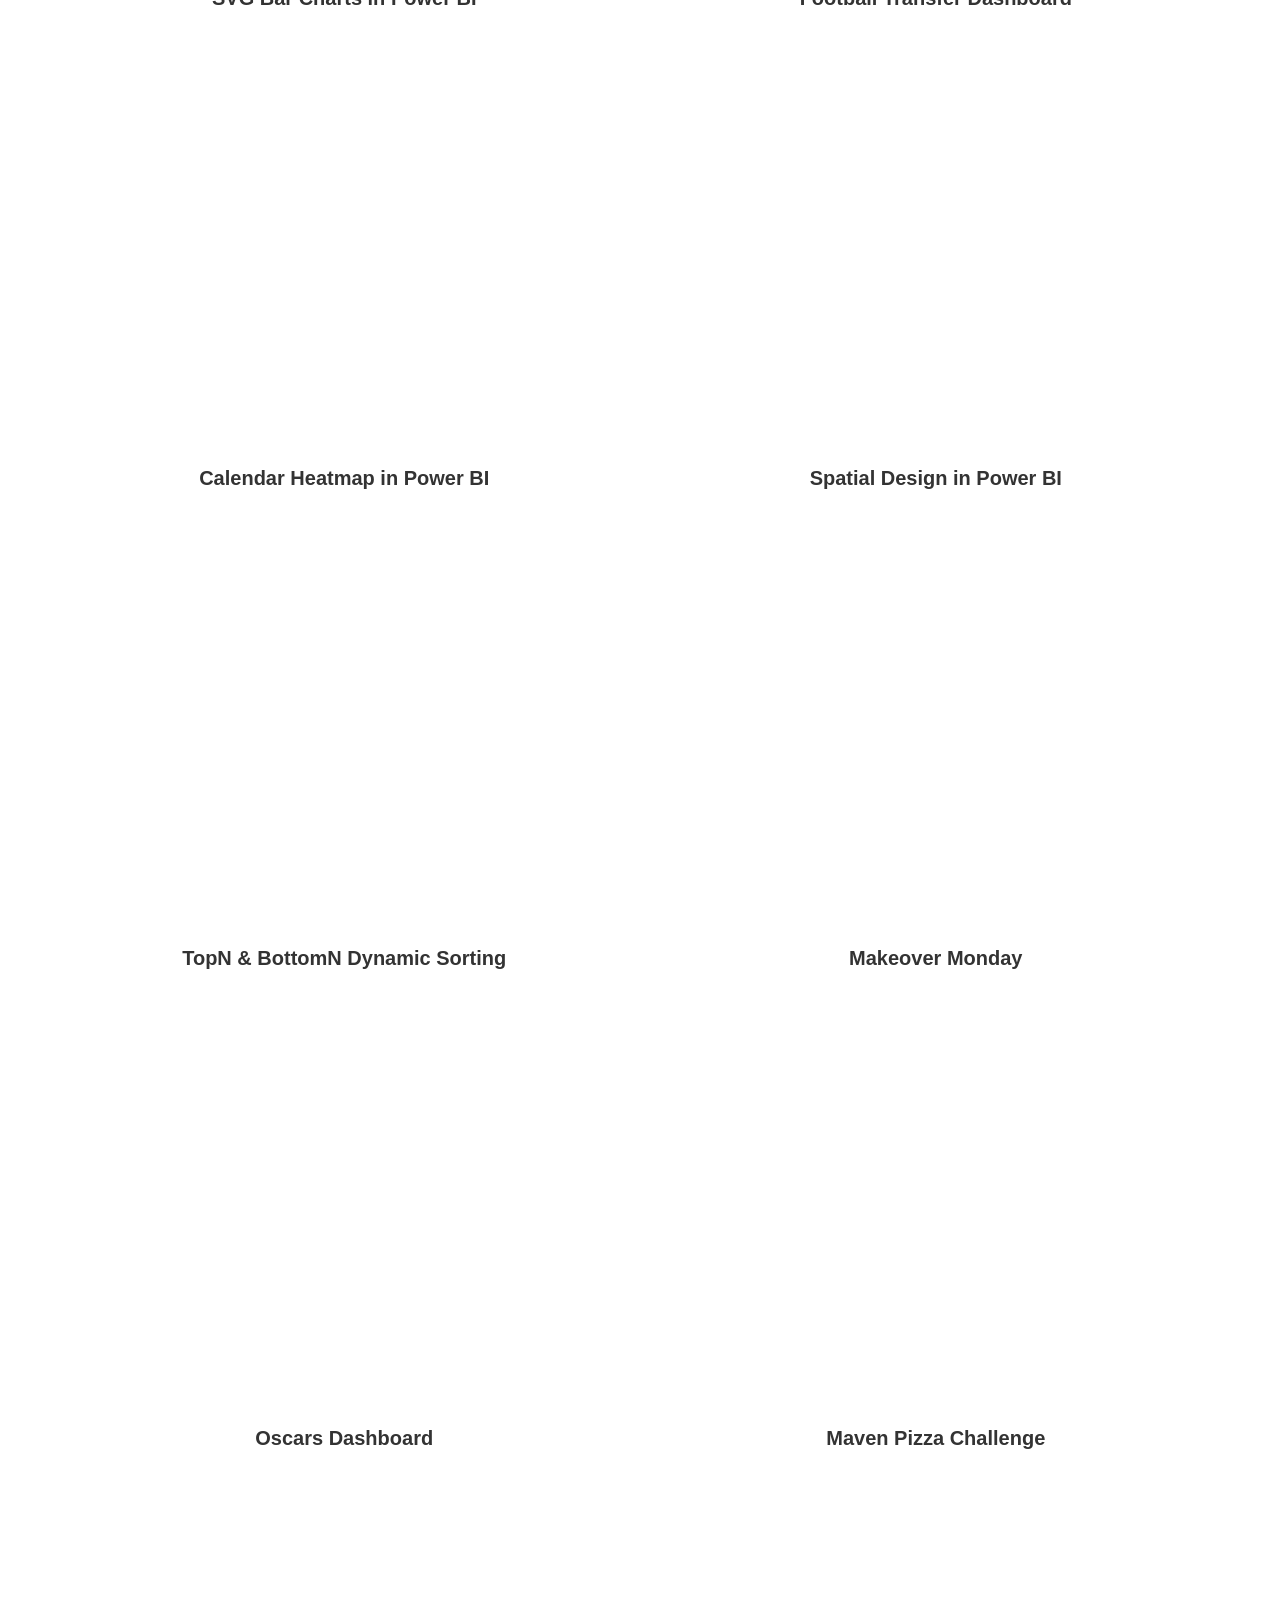
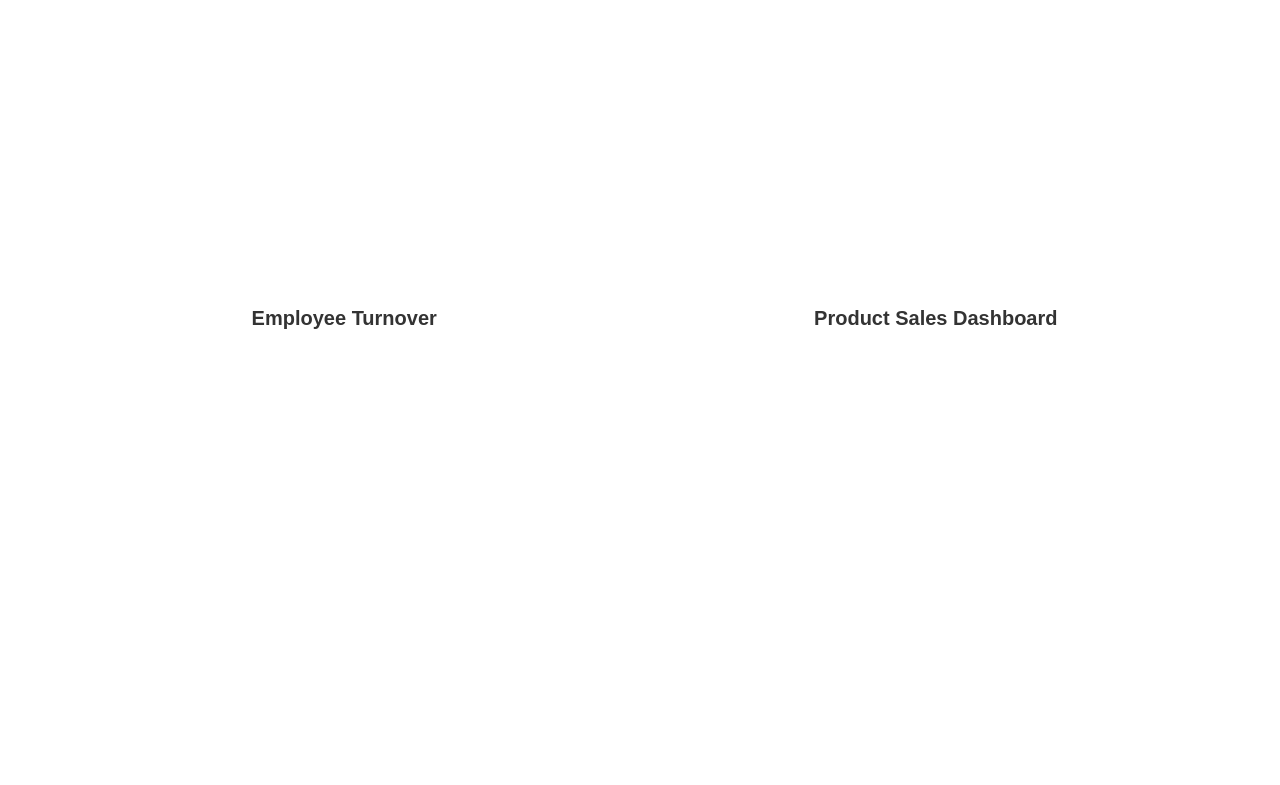
<file: powerbi.html>
<!DOCTYPE html>
<html lang="en">
<head>
    <meta charset="UTF-8">
    <meta name="viewport" content="width=device-width, initial-scale=1.0">
    <title>Power BI Projects</title>
    <style>
        /* Styling for the iframe to embed the dashboards */
        iframe {
            width: 100%;
            height: 373px;
            border: none;
            margin-top: 20px;
            margin-bottom: 20px;
        }

        /* Container for all dashboards */
        .dashboard-container {
            display: flex;
            flex-wrap: wrap; /* Allow wrapping of dashboards */
            justify-content: space-between;
            margin: 0 auto;
            width: 90%;
            max-width: 1200px; /* Set max width for the container */
        }

        /* Each dashboard section */
        .dashboard-section {
            width: 48%; /* Set each dashboard to take 48% of container's width */
            margin-bottom: 20px; /* Margin between sections */
        }

        /* Styling for the headings before each dashboard */
        h4 {
            font-size: 20px; /* Adjust the font size here */
            font-family: sans-serif;
            text-align: center; /* Align heading to the left */
            margin: 10px 0; /* Adjust margin for spacing */
            color: #333; /* Change the text color if needed */
        }

        /* Styling for the main page title */
        h1 {
            font-size: 32px; /* Adjust the font size here */
            font-family: sans-serif;
            font-weight: lighter;
            text-align: center; /* Center align the main title */
            margin: 50px;
            color: #333; /* Change the text color if needed */
        }

        /* Responsive styling for smaller screens */
        @media screen and (max-width: 768px) {
            .dashboard-section :nth-child(n+6){
                width: 100%;
                display: none; /* Make dashboards take up full width on small screens */
            }
        }

    </style>
</head>
<body>
    <h1>POWER BI PROJECTS</h1>
    <div class="dashboard-container">

        <!-- Dashboard 4 -->
        <div class="dashboard-section">
            <h4>IT Helpdesk Dashboard in Power BI</h4>
            <iframe title="IT Helpdesk 3"
                src="https://app.powerbi.com/view?r=eyJrIjoiNWJhZTdjNGEtMDEyYS00MjQxLTg4MGQtNTgzOThkZTU4MTk3IiwidCI6ImRmODY3OWNkLWE4MGUtNDVkOC05OWFjLWM4M2VkN2ZmOTVhMCJ9"
                frameborder="0" allowFullScreen="true"></iframe>
        </div>
        
        <div class="dashboard-section">
            <h4>Field Parameters | Makeover Monday</h4>
            <iframe title="Coffee" width="600" height="373.5"
                src="https://app.powerbi.com/view?r=eyJrIjoiMDJmOTNiYTEtZDg5Yi00ZmQ4LWIwOTgtODYwODRjMThmNDU2IiwidCI6ImRmODY3OWNkLWE4MGUtNDVkOC05OWFjLWM4M2VkN2ZmOTVhMCJ9"
                frameborder="0" allowFullScreen="true"></iframe>
        </div>
        
        <!-- Dashboard 2 -->
        <div class="dashboard-section">
            <h4>Pick the Right Suit Color with Power BI SVG</h4>
            <iframe title="SUIT"
                src="https://app.powerbi.com/view?r=eyJrIjoiNDM1NGRkZjMtOTUzZS00YjEzLTg3NGEtMzZmMDE4Zjg4YWU1IiwidCI6ImRmODY3OWNkLWE4MGUtNDVkOC05OWFjLWM4M2VkN2ZmOTVhMCJ9"
                frameborder="0" allowFullScreen="true"></iframe>
        </div>
        
        <div class="dashboard-section">
            <h4>Dynamic Scatter Plot with Clustering</h4>
            <iframe title="Scatter Plot EDNA" width="600" height="373.5"
                src="https://app.powerbi.com/view?r=eyJrIjoiODQ2NTZjOTctMjdkOS00MmYyLThhY2UtMWU1NDg1ZmIxMjg3IiwidCI6IjFhMDhkZmRiLWZhZWYtNDg4My05NGI4LTQxYzI0YzM1Zjk5NCIsImMiOjl9"
                frameborder="0" allowFullScreen="true"></iframe>
        </div>
        
        <!-- Dashboard 3 -->
        <div class="dashboard-section">
            <h4>Likert Scales in Power BI</h4>
            <iframe title="Week 42 SVG Tables" width="600" height="373.5"
                src="https://app.powerbi.com/view?r=eyJrIjoiNjgzYmRiOWEtYWIwMy00MTZlLWE4YjgtMDMwMjc2MTVhNGY1IiwidCI6ImRmODY3OWNkLWE4MGUtNDVkOC05OWFjLWM4M2VkN2ZmOTVhMCJ9&pageView=onecolumn"
                frameborder="0" allowFullScreen="true"></iframe>
        
        </div>

            <!-- Dashboard 3 -->
            <div class="dashboard-section">
                <h4>SVG Tables</h4>
                <iframe title="Likert Scale" width="600" height="373.5"
                    src="https://app.powerbi.com/view?r=eyJrIjoiNzYxZjZlMDMtMmY2OS00MGNhLTg1MTctOTk4NmIyZjc2ZWQzIiwidCI6ImRmODY3OWNkLWE4MGUtNDVkOC05OWFjLWM4M2VkN2ZmOTVhMCJ9"
                    frameborder="0" allowFullScreen="true"></iframe>
            
            </div>
            
            <!-- Dashboard 1 -->
            <div class="dashboard-section">
                <h4>SVG Bar Charts in Power BI</h4>
                <iframe title="SVG Bar Charts" width="600" height="373.5"
                    src="https://app.powerbi.com/view?r=eyJrIjoiODg5MTc3ZjctNjAwYS00MmNiLTg1MDEtMGU3OTJjZDE1MmI0IiwidCI6ImRmODY3OWNkLWE4MGUtNDVkOC05OWFjLWM4M2VkN2ZmOTVhMCJ9"
                    frameborder="0" allowFullScreen="true"></iframe>
            
            </div>
            
            <!-- Dashboard 1 -->
            <div class="dashboard-section">
                <h4>Football Transfer Dashboard</h4>
                <iframe title="EDNA Football Transfer Dashboard"
                    src="https://app.powerbi.com/view?r=eyJrIjoiODJlNzNmOWUtYzdmZi00N2MyLWE5MGYtNjA3MWY2MGJiOWViIiwidCI6ImRmODY3OWNkLWE4MGUtNDVkOC05OWFjLWM4M2VkN2ZmOTVhMCJ9"
                    frameborder="0" allowFullScreen="true"></iframe>
            </div>


        <div class="dashboard-section">
            <h4>Calendar Heatmap in Power BI</h4>
            <iframe title="deneb calendar"
                src="https://app.powerbi.com/view?r=eyJrIjoiN2RkOGFiNzgtOTM3ZC00MTNlLTg1NDktM2UwYTk2YTc4NTcxIiwidCI6ImRmODY3OWNkLWE4MGUtNDVkOC05OWFjLWM4M2VkN2ZmOTVhMCJ9"
                frameborder="0" allowFullScreen="true"></iframe>
        </div>
        
        <div class="dashboard-section">
            <h4>Spatial Design in Power BI</h4>
            <iframe title="spacial design" width="600" height="373.5"
                src="https://app.powerbi.com/view?r=eyJrIjoiYzI2MmI0ODktYzZlZS00ZWNlLWJhZTYtZTQ3YWM2OGVhOWQ3IiwidCI6ImRmODY3OWNkLWE4MGUtNDVkOC05OWFjLWM4M2VkN2ZmOTVhMCJ9"
                frameborder="0" allowFullScreen="true"></iframe>
        </div>
        
        <div class="dashboard-section">
            <h4>TopN & BottomN Dynamic Sorting</h4>
            <iframe title="Top Bottom With Dynamic Sorting (1)" width="600" height="373.5"
                src="https://app.powerbi.com/view?r=eyJrIjoiNzBhNzdmOGQtMDY4MS00NDQ5LTgwM2YtNGNjYTNmYzAzNzI4IiwidCI6ImRmODY3OWNkLWE4MGUtNDVkOC05OWFjLWM4M2VkN2ZmOTVhMCJ9"
                frameborder="0" allowFullScreen="true"></iframe>
        </div>
        
        
        <div class="dashboard-section">
            <h4>Makeover Monday</h4>
            <iframe title="WOW2024W7" width="600" height="373.5"
                src="https://app.powerbi.com/view?r=eyJrIjoiZGMzYzIxZWQtNTU3Ny00OTNlLWJlZmItMjE1MzkzZGM5ZDIyIiwidCI6ImRmODY3OWNkLWE4MGUtNDVkOC05OWFjLWM4M2VkN2ZmOTVhMCJ9"
                frameborder="0" allowFullScreen="true"></iframe>
        </div>
        
        <div class="dashboard-section">
            <h4>Oscars Dashboard</h4>
            <iframe title="oscars 2" width="600" height="373.5"
                src="https://app.powerbi.com/view?r=eyJrIjoiMThmODQ5ZDEtOGZjMi00YzIxLWFmOTgtODg3MWJlYWMyMzk3IiwidCI6ImRmODY3OWNkLWE4MGUtNDVkOC05OWFjLWM4M2VkN2ZmOTVhMCJ9"
                frameborder="0" allowFullScreen="true"></iframe>
        </div>
        
        <!-- Dashboard 5 -->
        <div class="dashboard-section">
            <h4>Maven Pizza Challenge </h4>
            <iframe title="Pizza - Copy" width="600" height="373.5"
                src="https://app.powerbi.com/view?r=eyJrIjoiMzVkOWRiY2ItNTgyZC00NDMzLWI4ZjctMDg3NjBkYzE3OTBmIiwidCI6ImRmODY3OWNkLWE4MGUtNDVkOC05OWFjLWM4M2VkN2ZmOTVhMCJ9"
                frameborder="0" allowFullScreen="true"></iframe>
        </div>
        <!-- Dashboard 6 -->
        <div class="dashboard-section">
            <h4>Employee Turnover </h4>
            <iframe title="HR dashboard 2" width="600" height="373.5"
                src="https://app.powerbi.com/view?r=eyJrIjoiOWRkZjdlZWQtYzY3Zi00NTkxLWFhNjUtYmEzNTA2MzhmYzMwIiwidCI6ImRmODY3OWNkLWE4MGUtNDVkOC05OWFjLWM4M2VkN2ZmOTVhMCJ9"
                frameborder="0" allowFullScreen="true"></iframe>
        </div>
        
        <div class="dashboard-section">
            <h4>Product Sales Dashboard </h4>
            <iframe title="Product Sales" width="600" height="373.5"
                src="https://app.powerbi.com/view?r=eyJrIjoiNWIxZDcwYzgtNGVkYS00ZDExLTkzNDItNzFmNzgxMjQ1MGYzIiwidCI6ImRmODY3OWNkLWE4MGUtNDVkOC05OWFjLWM4M2VkN2ZmOTVhMCJ9"
                frameborder="0" allowFullScreen="true"></iframe>
        </div>
        
        
        </div>
        </body>
        
        </html>
</file>
<file: style.css>
/* === VARIABLES === */
:root {
    --navy:     #0a0f1e;
    --navy2:    #0f1628;
    --card:     #141c2f;
    --border:   #1e2d47;
    --gold:     #f0a500;
    --gold2:    #fbbf24;
    --accent:   #3b82f6;
    --text:     #e2e8f0;
    --muted:    #94a3b8;
    --dim:      #4b5975;
    --white:    #ffffff;
    --font:     'Inter', system-ui, sans-serif;
    --display:  'Syne', var(--font);
    --nav-h:    64px;
    --max-w:    1100px;
    --r:        12px;
}

/* === RESET === */
*, *::before, *::after { box-sizing: border-box; margin: 0; padding: 0; }
html { scroll-behavior: smooth; }
body {
    font-family: var(--font);
    background: var(--navy);
    color: var(--text);
    font-size: 16px;
    line-height: 1.7;
    -webkit-font-smoothing: antialiased;
}
a { text-decoration: none; color: inherit; }
ul { list-style: none; }
img { display: block; max-width: 100%; }
strong { color: var(--text); font-weight: 600; }

/* === LAYOUT === */
.section-inner { max-width: var(--max-w); margin: 0 auto; padding: 0 2rem; }

/* === NAVIGATION === */
.nav {
    position: fixed; top: 0; left: 0; right: 0; z-index: 100;
    height: var(--nav-h);
    transition: background 0.3s, border-color 0.3s;
    border-bottom: 1px solid transparent;
}
.nav.scrolled {
    background: rgba(10, 15, 30, 0.95);
    backdrop-filter: blur(16px);
    -webkit-backdrop-filter: blur(16px);
    border-color: var(--border);
}
.nav-inner {
    max-width: var(--max-w); margin: 0 auto; padding: 0 2rem;
    height: 100%; display: flex; align-items: center; gap: 2rem;
}
.nav-logo {
    font-family: 'Syne', sans-serif;
    font-weight: 700; font-size: 1.05rem;
    color: var(--gold); letter-spacing: 0.02em;
    flex-shrink: 0; margin-right: auto;
}
.nav-menu { display: flex; gap: 2rem; }
.nav-menu a {
    font-size: 0.875rem; font-weight: 500;
    color: var(--muted); transition: color 0.2s;
    white-space: nowrap;
}
.nav-menu a:hover { color: var(--gold); }
.nav-cta {
    background: var(--gold); color: var(--navy);
    padding: 0.45rem 1.1rem; border-radius: 6px;
    font-weight: 700; font-size: 0.82rem;
    white-space: nowrap; flex-shrink: 0;
    transition: background 0.2s;
}
.nav-cta:hover { background: var(--gold2); }
.nav-hamburger {
    display: none; background: none; border: none;
    color: var(--muted); font-size: 1.1rem; cursor: pointer;
    padding: 0.4rem; flex-shrink: 0;
}

/* === BUTTONS === */
.btn-gold {
    display: inline-flex; align-items: center; gap: 0.4rem;
    background: var(--gold); color: var(--navy);
    padding: 0.75rem 1.8rem; border-radius: 8px;
    font-weight: 700; font-size: 0.95rem;
    transition: background 0.2s, transform 0.15s;
}
.btn-gold:hover { background: var(--gold2); transform: translateY(-2px); }
.btn-outline {
    display: inline-flex; align-items: center; gap: 0.4rem;
    background: transparent; color: var(--text);
    border: 1px solid var(--border);
    padding: 0.75rem 1.8rem; border-radius: 8px;
    font-weight: 500; font-size: 0.95rem;
    transition: border-color 0.2s, color 0.2s, transform 0.15s;
}
.btn-outline:hover { border-color: var(--gold); color: var(--gold); transform: translateY(-2px); }
.btn-sm { padding: 0.6rem 1.3rem; font-size: 0.85rem; }

/* === SECTION BASE === */
.section { padding: 90px 0; }
.bg-alt { background: var(--navy2); }
.section-label {
    font-size: 0.75rem; font-weight: 600; letter-spacing: 0.16em;
    text-transform: uppercase; color: var(--gold); margin-bottom: 0.6rem;
}
.section-title {
    font-family: 'Syne', sans-serif;
    font-size: clamp(1.8rem, 3.5vw, 2.5rem);
    font-weight: 700; color: var(--white);
    margin-bottom: 1.2rem; line-height: 1.18;
}
.section-desc {
    color: var(--muted); max-width: 600px;
    font-size: 1.02rem; margin-bottom: 3rem; line-height: 1.75;
}

/* === GOLD ACCENT === */
.gold { color: var(--gold); }

/* === HERO === */
.hero {
    min-height: 100vh;
    display: flex; align-items: center; justify-content: center;
    text-align: center;
    padding: calc(var(--nav-h) + 80px) 2rem 80px;
    background:
        radial-gradient(ellipse 80% 60% at 50% 0%, rgba(59,130,246,0.07) 0%, transparent 70%),
        radial-gradient(ellipse 50% 40% at 80% 80%, rgba(240,165,0,0.05) 0%, transparent 60%),
        var(--navy);
    position: relative; overflow: hidden;
}
.hero::before {
    content: '';
    position: absolute; inset: 0; pointer-events: none;
    background-image:
        linear-gradient(rgba(255,255,255,0.02) 1px, transparent 1px),
        linear-gradient(90deg, rgba(255,255,255,0.02) 1px, transparent 1px);
    background-size: 64px 64px;
    mask-image: radial-gradient(ellipse 80% 80% at 50% 40%, black 20%, transparent 80%);
    -webkit-mask-image: radial-gradient(ellipse 80% 80% at 50% 40%, black 20%, transparent 80%);
}
.hero-bg-glow {
    position: absolute; border-radius: 50%; pointer-events: none;
    filter: blur(120px);
}
.hero-glow-1 {
    width: 700px; height: 600px;
    background: radial-gradient(circle, rgba(59,130,246,0.08) 0%, transparent 70%);
    top: -100px; right: -200px;
}
.hero-glow-2 {
    width: 500px; height: 400px;
    background: radial-gradient(circle, rgba(240,165,0,0.06) 0%, transparent 70%);
    bottom: -100px; left: -100px;
}
.hero-inner {
    position: relative; z-index: 1;
    max-width: 820px; margin: 0 auto;
}
.hero-tag {
    display: inline-block;
    background: rgba(240,165,0,0.1);
    border: 1px solid rgba(240,165,0,0.3);
    color: var(--gold); font-size: 0.8rem; font-weight: 600;
    letter-spacing: 0.1em; text-transform: uppercase;
    padding: 0.38rem 1.1rem; border-radius: 100px;
    margin-bottom: 1.6rem;
}
.hero h1 {
    font-family: 'Syne', sans-serif;
    font-size: clamp(2.6rem, 6vw, 4.2rem);
    font-weight: 800; line-height: 1.12;
    color: var(--white); margin-bottom: 1.2rem;
    letter-spacing: -0.02em;
}
.hero-sub {
    font-size: clamp(1rem, 2vw, 1.18rem);
    color: var(--muted); max-width: 640px;
    margin: 0 auto 2rem; font-weight: 400; line-height: 1.75;
}
.hero-meta {
    display: flex; gap: 1.5rem; justify-content: center;
    flex-wrap: wrap; margin-bottom: 2.25rem;
}
.hero-meta span {
    display: flex; align-items: center; gap: 0.45rem;
    color: var(--muted); font-size: 0.88rem;
}
.hero-meta i { color: var(--gold); font-size: 0.85rem; }
.hero-btns {
    display: flex; gap: 1rem; justify-content: center;
    flex-wrap: wrap; margin-bottom: 3.5rem;
}
.stats-row {
    display: flex; gap: 3rem; justify-content: center;
    flex-wrap: wrap; padding-top: 2.5rem;
    border-top: 1px solid var(--border);
}
.stat { text-align: center; }
.stat-num {
    font-family: 'Syne', sans-serif;
    font-size: 2rem; font-weight: 700; color: var(--gold);
}
.stat-label { font-size: 0.8rem; color: var(--muted); margin-top: 0.2rem; }

/* === CHIPS === */
.chips { display: flex; flex-wrap: wrap; gap: 0.5rem; margin-top: 1.5rem; }
.chip {
    background: var(--card); border: 1px solid var(--border);
    color: var(--text); font-size: 0.82rem;
    padding: 0.3rem 0.85rem; border-radius: 100px;
    transition: border-color 0.2s, color 0.2s;
}
.chip:hover { border-color: rgba(240,165,0,0.4); color: var(--gold); }
.chip-gold {
    background: rgba(240,165,0,0.1);
    border-color: rgba(240,165,0,0.3);
    color: var(--gold);
}

/* === ABOUT === */
.about-single { max-width: 780px; }
.about-single p { color: var(--muted); margin-bottom: 1rem; font-size: 1.02rem; line-height: 1.85; }

/* === EXPERTISE === */
.expertise-grid { display: grid; grid-template-columns: repeat(3, 1fr); gap: 1.25rem; }
.exp-card {
    background: var(--card); border: 1px solid var(--border);
    border-radius: var(--r); padding: 1.75rem;
    position: relative; overflow: hidden;
    transition: border-color 0.25s, transform 0.2s;
}
.exp-card::before {
    content: '';
    position: absolute; top: 0; left: 0; right: 0;
    height: 2px;
    background: linear-gradient(90deg, var(--gold), transparent);
    opacity: 0; transition: opacity 0.25s;
}
.exp-card:hover { border-color: rgba(240,165,0,0.3); transform: translateY(-3px); }
.exp-card:hover::before { opacity: 1; }
.exp-icon { font-size: 1.7rem; margin-bottom: 0.9rem; }
.exp-title {
    font-family: 'Syne', sans-serif;
    font-weight: 700; font-size: 1rem; color: var(--white); margin-bottom: 0.6rem;
}
.exp-desc { font-size: 0.87rem; color: var(--muted); line-height: 1.65; margin-bottom: 1rem; }
.exp-tags { display: flex; flex-wrap: wrap; gap: 0.35rem; }
.exp-tags span {
    font-size: 0.72rem;
    background: rgba(255,255,255,0.05);
    border: 1px solid var(--border);
    border-radius: 4px; padding: 0.18rem 0.5rem;
    color: var(--muted);
}

/* === APPROACH / HOW I ENGAGE === */
.approach-grid { display: grid; grid-template-columns: repeat(2, 1fr); gap: 1.25rem; }
.approach-card {
    background: var(--card); border: 1px solid var(--border);
    border-radius: var(--r); padding: 2rem;
    transition: border-color 0.2s, transform 0.2s;
}
.approach-card:hover { border-color: rgba(240,165,0,0.3); transform: translateY(-3px); }
.approach-num {
    font-family: 'Syne', sans-serif;
    font-size: 2.5rem; font-weight: 800;
    color: rgba(240,165,0,0.15); line-height: 1; margin-bottom: 0.8rem;
}
.approach-card h3 { font-weight: 600; font-size: 1.02rem; color: var(--white); margin-bottom: 0.5rem; }
.approach-card p { font-size: 0.88rem; color: var(--muted); line-height: 1.7; }

/* === DRIVEN BI DATA === */
.driven-section {
    background: linear-gradient(135deg, #0f1829 0%, var(--navy) 100%);
    border-top: 1px solid var(--border);
    border-bottom: 1px solid var(--border);
}
.driven-grid {
    display: grid; grid-template-columns: 1fr 1fr;
    gap: 4rem; align-items: start;
}
.driven-badge {
    display: inline-flex; align-items: center; gap: 0.5rem;
    background: rgba(240,165,0,0.1); border: 1px solid rgba(240,165,0,0.25);
    border-radius: 8px; padding: 0.5rem 0.9rem;
    font-size: 0.82rem; font-weight: 600; color: var(--gold);
    margin-bottom: 1.25rem;
}
.driven-tagline {
    font-size: 1.05rem; color: var(--gold2); margin-bottom: 0.75rem;
}
.driven-desc {
    color: var(--muted); font-size: 0.95rem;
    line-height: 1.8; margin-bottom: 0.75rem;
}
.driven-stats {
    display: grid; grid-template-columns: 1fr 1fr;
    gap: 0.85rem; margin-top: 2rem;
}
.driven-stat {
    background: var(--card); border: 1px solid var(--border);
    border-radius: var(--r); padding: 1.1rem; text-align: center;
}
.driven-stat-num {
    font-family: 'Syne', sans-serif;
    font-size: 1.6rem; font-weight: 700; color: var(--gold);
}
.driven-stat-label { font-size: 0.76rem; color: var(--muted); margin-top: 0.2rem; }
.articles-label {
    font-size: 0.75rem; color: var(--muted); font-weight: 600;
    text-transform: uppercase; letter-spacing: 0.1em; margin-bottom: 1rem;
}
.articles-list { display: flex; flex-direction: column; gap: 0.75rem; }
.article-card {
    background: var(--card); border: 1px solid var(--border);
    border-radius: var(--r); padding: 1.1rem 1.3rem;
    display: flex; flex-direction: column; gap: 0.3rem;
    transition: border-color 0.2s;
}
.article-card:hover { border-color: rgba(240,165,0,0.4); }
.article-tag {
    font-size: 0.7rem; color: var(--gold); font-weight: 600;
    letter-spacing: 0.06em; text-transform: uppercase;
}
.article-title { font-size: 0.91rem; color: var(--text); font-weight: 500; }
.article-card-featured {
    border-color: rgba(240,165,0,0.2);
    background: rgba(240,165,0,0.04);
}
.driven-actions { display: flex; gap: 0.75rem; margin-top: 1.25rem; }

/* === TECH STACK === */
.stack-groups { display: flex; flex-direction: column; gap: 2.25rem; }
.stack-group-label {
    font-size: 0.72rem; font-weight: 700; text-transform: uppercase;
    letter-spacing: 0.12em; color: var(--dim); margin-bottom: 0.85rem;
}

/* === CONTACT === */
.contact-box {
    background: var(--card); border: 1px solid var(--border);
    border-radius: 16px; padding: 2.75rem;
    display: grid; grid-template-columns: 1fr 1fr;
    gap: 3rem; align-items: start;
    max-width: 900px;
}
.contact-info { display: flex; flex-direction: column; gap: 1rem; }
.contact-item {
    display: flex; align-items: center; gap: 0.75rem;
    color: var(--muted); font-size: 0.92rem;
}
.contact-item i { color: var(--gold); font-size: 0.9rem; flex-shrink: 0; }
.contact-item a { color: var(--text); transition: color 0.2s; }
.contact-item a:hover { color: var(--gold); }
.social-links { display: flex; flex-direction: column; gap: 0.65rem; }
.social-link {
    display: flex; align-items: center; gap: 0.85rem;
    background: rgba(255,255,255,0.03); border: 1px solid var(--border);
    border-radius: 8px; padding: 0.7rem 1rem;
    color: var(--text); font-size: 0.88rem; font-weight: 500;
    transition: border-color 0.2s, background 0.2s;
}
.social-link:hover { border-color: var(--gold); background: rgba(240,165,0,0.06); }
.social-icon {
    width: 28px; text-align: center;
    color: var(--gold); font-size: 0.95rem;
}

/* === FOOTER === */
.footer {
    border-top: 1px solid var(--border);
    padding: 1.75rem 2rem;
    max-width: 100%;
    display: flex; align-items: center; justify-content: space-between;
    font-size: 0.82rem; color: var(--muted);
}
.footer-links { display: flex; gap: 1.25rem; }
.footer-links a { color: var(--muted); transition: color 0.2s; }
.footer-links a:hover { color: var(--gold); }

/* === FADE-IN ANIMATION === */
.fade-up {
    opacity: 0; transform: translateY(20px);
    transition: opacity 0.5s ease, transform 0.5s ease;
}
.fade-up.visible { opacity: 1; transform: translateY(0); }

/* === RESPONSIVE === */
@media (max-width: 980px) {
    .expertise-grid { grid-template-columns: repeat(2, 1fr); }
    .driven-grid, .contact-box { grid-template-columns: 1fr; gap: 2.5rem; }
}

@media (max-width: 700px) {
    .section { padding: 60px 0; }
    .section-inner { padding: 0 1.25rem; }
    .expertise-grid { grid-template-columns: 1fr; }
    .approach-grid { grid-template-columns: 1fr; }
    .nav-menu { display: none; }
    .nav-cta { display: none; }
    .nav-hamburger { display: block; }
    .nav-menu.open {
        display: flex; flex-direction: column;
        position: absolute; top: var(--nav-h); left: 0; right: 0;
        background: rgba(10, 15, 30, 0.98);
        border-bottom: 1px solid var(--border);
        padding: 1.25rem 1.5rem; gap: 1.1rem;
    }
    .hero-btns { flex-direction: column; align-items: center; }
    .stats-row { gap: 2rem; }
    .hero-meta { flex-direction: column; align-items: center; gap: 0.75rem; }
    .driven-stats { grid-template-columns: 1fr 1fr; }
    .driven-actions { flex-wrap: wrap; }
    .footer { flex-direction: column; gap: 0.75rem; text-align: center; }
    .footer-links { flex-wrap: wrap; justify-content: center; }
}
</file>
<file: assets/css/main.css>
@import url(fontawesome-all.min.css);
@import url("https://fonts.googleapis.com/css?family=Merriweather:300,700,300italic,700italic|Source+Sans+Pro:900");

/*
	Massively by HTML5 UP
	html5up.net | @ajlkn
	Free for personal and commercial use under the CCA 3.0 license (html5up.net/license)
*/

html, body, div, span, applet, object,
iframe, h1, h2, h3, h4, h5, h6, p, blockquote,
pre, a, abbr, acronym, address, big, cite,
code, del, dfn, em, img, ins, kbd, q, s, samp,
small, strike, strong, sub, sup, tt, var, b,
u, i, center, dl, dt, dd, ol, ul, li, fieldset,
form, label, legend, table, caption, tbody,
tfoot, thead, tr, th, td, article, aside,
canvas, details, embed, figure, figcaption,
footer, header, hgroup, menu, nav, output, ruby,
section, summary, time, mark, audio, video {
	margin: 0;
	padding: 0;
	border: 0;
	font-size: 100%;
	font: inherit;
	vertical-align: baseline;}

article, aside, details, figcaption, figure,
footer, header, hgroup, menu, nav, section {
	display: block;}

body {
	line-height: 1;
}

ol, ul {
	list-style: none;
}

blockquote, q {
	quotes: none;
}

	blockquote:before, blockquote:after, q:before, q:after {
		content: '';
		content: none;
	}

table {
	border-collapse: collapse;
	border-spacing: 0;
}

body {
	-webkit-text-size-adjust: none;
}

mark {
	background-color: transparent;
	color: inherit;
}

input::-moz-focus-inner {
	border: 0;
	padding: 0;
}

input, select, textarea {
	-moz-appearance: none;
	-webkit-appearance: none;
	-ms-appearance: none;
	appearance: none;
}

/* Basic */

	@-ms-viewport {
		width: device-width;
	}

	body {
		-ms-overflow-style: scrollbar;
	}

	@media screen and (max-width: 480px) {

		html, body {
			min-width: 320px;
		}

	}

	html {
		box-sizing: border-box;
	}

	*, *:before, *:after {
		box-sizing: inherit;
	}

	body {
		background-color: #1e252d;
	}

		body.is-preload *, body.is-preload *:before, body.is-preload *:after {
			-moz-animation: none !important;
			-webkit-animation: none !important;
			-ms-animation: none !important;
			animation: none !important;
			-moz-transition: none !important;
			-webkit-transition: none !important;
			-ms-transition: none !important;
			transition: none !important;
		}

/* Type */

	html {
		font-size: 16pt;
	}

		@media screen and (max-width: 1680px) {

			html {
				font-size: 12pt;
			}

		}

		@media screen and (max-width: 1280px) {

			html {
				font-size: 11pt;
			}

		}

		@media screen and (max-width: 360px) {

			html {
				font-size: 10pt;
			}

		}

	body {
		color: #212931;
	}

	body, input, select, textarea {
		font-family: "Merriweather", Georgia, serif;
		font-weight: 300;
		font-size: 1rem;
		line-height: 2.375;
	}

	a {
		-moz-transition: color 0.2s ease-in-out, background-color 0.2s ease-in-out, border-color 0.2s ease-in-out, box-shadow 0.2s ease-in-out;
		-webkit-transition: color 0.2s ease-in-out, background-color 0.2s ease-in-out, border-color 0.2s ease-in-out, box-shadow 0.2s ease-in-out;
		-ms-transition: color 0.2s ease-in-out, background-color 0.2s ease-in-out, border-color 0.2s ease-in-out, box-shadow 0.2s ease-in-out;
		transition: color 0.2s ease-in-out, background-color 0.2s ease-in-out, border-color 0.2s ease-in-out, box-shadow 0.2s ease-in-out;
		border-bottom: dotted 1px;
		text-decoration: none;
	}

		a:hover {
			border-bottom-color: transparent;
		}

	strong, b {
		font-weight: 600;
	}

	em, i {
		font-style: italic;
	}

	p {
		text-align: justify;
		margin: 0 0 2rem 0;
	}

	h1, h2, h3, h4, h5, h6 {
		font-family: "Source Sans Pro", Helvetica, sans-serif;
		font-weight: 900;
		line-height: 1.5;
		letter-spacing: 0.075em;
		text-transform: uppercase;
		margin: 0 0 1rem 0;
	}

		h1 a, h2 a, h3 a, h4 a, h5 a, h6 a {
			border-bottom: 0;
			color: inherit;
			text-decoration: none;
		}

	h1 {
		font-size: 4rem;
		line-height: 1.1;
		margin: 0 0 2rem 0;
	}

	h2 {
		font-size: 1.75rem;
		line-height: 1.3;
		margin: 0 0 1.5rem 0;
	}

	h3 {
		font-size: 1.25rem;
		margin: 0 0 1.5rem 0;
	}

	h4 {
		font-size: 1rem;
	}

	h5 {
		font-size: 0.9rem;
	}

	h6 {
		font-size: 0.8rem;
	}

	sub {
		font-size: 0.8rem;
		position: relative;
		top: 0.5rem;
	}

	sup {
		font-size: 0.8rem;
		position: relative;
		top: -0.5rem;
	}

	blockquote {
		border-left: solid 4px;
		font-style: italic;
		margin: 0 0 2rem 0;
		padding: 0.5rem 0 0.5rem 2rem;
	}

	code {
		border: solid 2px;
		font-family: "Courier New", monospace;
		font-size: 0.9rem;
		margin: 0 0.25rem;
		padding: 0.25rem 0.65rem;
	}

	pre {
		-webkit-overflow-scrolling: touch;
		font-family: "Courier New", monospace;
		font-size: 0.9rem;
		margin: 0 0 2rem 0;
	}

		pre code {
			display: block;
			line-height: 1.75;
			padding: 1rem 1.5rem;
			overflow-x: auto;
		}

	hr {
		border: 0;
		border-bottom: solid 2px;
		margin: 3rem 0;
	}

		hr.major {
			margin: 5rem 0;
		}

	.align-left {
		text-align: left;
	}

	.align-center {
		text-align: center;
	}

	.align-right {
		text-align: right;
	}

	input, select, textarea {
		color: #212931;
	}

	a {
		color: #212931;
		border-bottom-color: rgba(33, 41, 49, 0.5);
	}

		a:hover {
			border-bottom-color: transparent;
			color: #18bfef !important;
		}

	strong, b {
		color: #212931;
	}

	h1, h2, h3, h4, h5, h6 {
		color: #212931;
	}

	blockquote {
		border-left-color: #eeeeee;
	}

	code {
		background: rgba(220, 220, 220, 0.25);
		border-color: #eeeeee;
	}

	hr {
		border-bottom-color: #eeeeee;
	}

/* Row */

	.row {
		display: flex;
		flex-wrap: wrap;
		box-sizing: border-box;
		align-items: stretch;
	}

		.row > * {
			box-sizing: border-box;
		}

		.row.gtr-uniform > * > :last-child {
			margin-bottom: 0;
		}

		.row.aln-left {
			justify-content: flex-start;
		}

		.row.aln-center {
			justify-content: center;
		}

		.row.aln-right {
			justify-content: flex-end;
		}

		.row.aln-top {
			align-items: flex-start;
		}

		.row.aln-middle {
			align-items: center;
		}

		.row.aln-bottom {
			align-items: flex-end;
		}

		.row > .imp {
			order: -1;
		}

		.row > .col-1 {
			width: 8.33333%;
		}

		.row > .off-1 {
			margin-left: 8.33333%;
		}

		.row > .col-2 {
			width: 16.66667%;
		}

		.row > .off-2 {
			margin-left: 16.66667%;
		}

		.row > .col-3 {
			width: 25%;
		}

		.row > .off-3 {
			margin-left: 25%;
		}

		.row > .col-4 {
			width: 33.33333%;
		}

		.row > .off-4 {
			margin-left: 33.33333%;
		}

		.row > .col-5 {
			width: 41.66667%;
		}

		.row > .off-5 {
			margin-left: 41.66667%;
		}

		.row > .col-6 {
			width: 50%;
		}

		.row > .off-6 {
			margin-left: 50%;
		}

		.row > .col-7 {
			width: 58.33333%;
		}

		.row > .off-7 {
			margin-left: 58.33333%;
		}

		.row > .col-8 {
			width: 66.66667%;
		}

		.row > .off-8 {
			margin-left: 66.66667%;
		}

		.row > .col-9 {
			width: 75%;
		}

		.row > .off-9 {
			margin-left: 75%;
		}

		.row > .col-10 {
			width: 83.33333%;
		}

		.row > .off-10 {
			margin-left: 83.33333%;
		}

		.row > .col-11 {
			width: 91.66667%;
		}

		.row > .off-11 {
			margin-left: 91.66667%;
		}

		.row > .col-12 {
			width: 100%;
		}

		.row > .off-12 {
			margin-left: 100%;
		}

		.row.gtr-0 {
			margin-top: 0;
			margin-left: 0rem;
		}

			.row.gtr-0 > * {
				padding: 0 0 0 0rem;
			}

			.row.gtr-0.gtr-uniform {
				margin-top: 0rem;
			}

				.row.gtr-0.gtr-uniform > * {
					padding-top: 0rem;
				}

		.row.gtr-25 {
			margin-top: 0;
			margin-left: -0.375rem;
		}

			.row.gtr-25 > * {
				padding: 0 0 0 0.375rem;
			}

			.row.gtr-25.gtr-uniform {
				margin-top: -0.375rem;
			}

				.row.gtr-25.gtr-uniform > * {
					padding-top: 0.375rem;
				}

		.row.gtr-50 {
			margin-top: 0;
			margin-left: -0.75rem;
		}

			.row.gtr-50 > * {
				padding: 0 0 0 0.75rem;
			}

			.row.gtr-50.gtr-uniform {
				margin-top: -0.75rem;
			}

				.row.gtr-50.gtr-uniform > * {
					padding-top: 0.75rem;
				}

		.row {
			margin-top: 0;
			margin-left: -1.5rem;
		}

			.row > * {
				padding: 0 0 0 1.5rem;
			}

			.row.gtr-uniform {
				margin-top: -1.5rem;
			}

				.row.gtr-uniform > * {
					padding-top: 1.5rem;
				}

		.row.gtr-150 {
			margin-top: 0;
			margin-left: -2.25rem;
		}

			.row.gtr-150 > * {
				padding: 0 0 0 2.25rem;
			}

			.row.gtr-150.gtr-uniform {
				margin-top: -2.25rem;
			}

				.row.gtr-150.gtr-uniform > * {
					padding-top: 2.25rem;
				}

		.row.gtr-200 {
			margin-top: 0;
			margin-left: -3rem;
		}

			.row.gtr-200 > * {
				padding: 0 0 0 3rem;
			}

			.row.gtr-200.gtr-uniform {
				margin-top: -3rem;
			}

				.row.gtr-200.gtr-uniform > * {
					padding-top: 3rem;
				}

		@media screen and (max-width: 1680px) {

			.row {
				display: flex;
				flex-wrap: wrap;
				box-sizing: border-box;
				align-items: stretch;
			}

				.row > * {
					box-sizing: border-box;
				}

				.row.gtr-uniform > * > :last-child {
					margin-bottom: 0;
				}

				.row.aln-left {
					justify-content: flex-start;
				}

				.row.aln-center {
					justify-content: center;
				}

				.row.aln-right {
					justify-content: flex-end;
				}

				.row.aln-top {
					align-items: flex-start;
				}

				.row.aln-middle {
					align-items: center;
				}

				.row.aln-bottom {
					align-items: flex-end;
				}

				.row > .imp-xlarge {
					order: -1;
				}

				.row > .col-1-xlarge {
					width: 8.33333%;
				}

				.row > .off-1-xlarge {
					margin-left: 8.33333%;
				}

				.row > .col-2-xlarge {
					width: 16.66667%;
				}

				.row > .off-2-xlarge {
					margin-left: 16.66667%;
				}

				.row > .col-3-xlarge {
					width: 25%;
				}

				.row > .off-3-xlarge {
					margin-left: 25%;
				}

				.row > .col-4-xlarge {
					width: 33.33333%;
				}

				.row > .off-4-xlarge {
					margin-left: 33.33333%;
				}

				.row > .col-5-xlarge {
					width: 41.66667%;
				}

				.row > .off-5-xlarge {
					margin-left: 41.66667%;
				}

				.row > .col-6-xlarge {
					width: 50%;
				}

				.row > .off-6-xlarge {
					margin-left: 50%;
				}

				.row > .col-7-xlarge {
					width: 58.33333%;
				}

				.row > .off-7-xlarge {
					margin-left: 58.33333%;
				}

				.row > .col-8-xlarge {
					width: 66.66667%;
				}

				.row > .off-8-xlarge {
					margin-left: 66.66667%;
				}

				.row > .col-9-xlarge {
					width: 75%;
				}

				.row > .off-9-xlarge {
					margin-left: 75%;
				}

				.row > .col-10-xlarge {
					width: 83.33333%;
				}

				.row > .off-10-xlarge {
					margin-left: 83.33333%;
				}

				.row > .col-11-xlarge {
					width: 91.66667%;
				}

				.row > .off-11-xlarge {
					margin-left: 91.66667%;
				}

				.row > .col-12-xlarge {
					width: 100%;
				}

				.row > .off-12-xlarge {
					margin-left: 100%;
				}

				.row.gtr-0 {
					margin-top: 0;
					margin-left: 0rem;
				}

					.row.gtr-0 > * {
						padding: 0 0 0 0rem;
					}

					.row.gtr-0.gtr-uniform {
						margin-top: 0rem;
					}

						.row.gtr-0.gtr-uniform > * {
							padding-top: 0rem;
						}

				.row.gtr-25 {
					margin-top: 0;
					margin-left: -0.375rem;
				}

					.row.gtr-25 > * {
						padding: 0 0 0 0.375rem;
					}

					.row.gtr-25.gtr-uniform {
						margin-top: -0.375rem;
					}

						.row.gtr-25.gtr-uniform > * {
							padding-top: 0.375rem;
						}

				.row.gtr-50 {
					margin-top: 0;
					margin-left: -0.75rem;
				}

					.row.gtr-50 > * {
						padding: 0 0 0 0.75rem;
					}

					.row.gtr-50.gtr-uniform {
						margin-top: -0.75rem;
					}

						.row.gtr-50.gtr-uniform > * {
							padding-top: 0.75rem;
						}

				.row {
					margin-top: 0;
					margin-left: -1.5rem;
				}

					.row > * {
						padding: 0 0 0 1.5rem;
					}

					.row.gtr-uniform {
						margin-top: -1.5rem;
					}

						.row.gtr-uniform > * {
							padding-top: 1.5rem;
						}

				.row.gtr-150 {
					margin-top: 0;
					margin-left: -2.25rem;
				}

					.row.gtr-150 > * {
						padding: 0 0 0 2.25rem;
					}

					.row.gtr-150.gtr-uniform {
						margin-top: -2.25rem;
					}

						.row.gtr-150.gtr-uniform > * {
							padding-top: 2.25rem;
						}

				.row.gtr-200 {
					margin-top: 0;
					margin-left: -3rem;
				}

					.row.gtr-200 > * {
						padding: 0 0 0 3rem;
					}

					.row.gtr-200.gtr-uniform {
						margin-top: -3rem;
					}

						.row.gtr-200.gtr-uniform > * {
							padding-top: 3rem;
						}

		}

		@media screen and (max-width: 1280px) {

			.row {
				display: flex;
				flex-wrap: wrap;
				box-sizing: border-box;
				align-items: stretch;
			}

				.row > * {
					box-sizing: border-box;
				}

				.row.gtr-uniform > * > :last-child {
					margin-bottom: 0;
				}

				.row.aln-left {
					justify-content: flex-start;
				}

				.row.aln-center {
					justify-content: center;
				}

				.row.aln-right {
					justify-content: flex-end;
				}

				.row.aln-top {
					align-items: flex-start;
				}

				.row.aln-middle {
					align-items: center;
				}

				.row.aln-bottom {
					align-items: flex-end;
				}

				.row > .imp-large {
					order: -1;
				}

				.row > .col-1-large {
					width: 8.33333%;
				}

				.row > .off-1-large {
					margin-left: 8.33333%;
				}

				.row > .col-2-large {
					width: 16.66667%;
				}

				.row > .off-2-large {
					margin-left: 16.66667%;
				}

				.row > .col-3-large {
					width: 25%;
				}

				.row > .off-3-large {
					margin-left: 25%;
				}

				.row > .col-4-large {
					width: 33.33333%;
				}

				.row > .off-4-large {
					margin-left: 33.33333%;
				}

				.row > .col-5-large {
					width: 41.66667%;
				}

				.row > .off-5-large {
					margin-left: 41.66667%;
				}

				.row > .col-6-large {
					width: 50%;
				}

				.row > .off-6-large {
					margin-left: 50%;
				}

				.row > .col-7-large {
					width: 58.33333%;
				}

				.row > .off-7-large {
					margin-left: 58.33333%;
				}

				.row > .col-8-large {
					width: 66.66667%;
				}

				.row > .off-8-large {
					margin-left: 66.66667%;
				}

				.row > .col-9-large {
					width: 75%;
				}

				.row > .off-9-large {
					margin-left: 75%;
				}

				.row > .col-10-large {
					width: 83.33333%;
				}

				.row > .off-10-large {
					margin-left: 83.33333%;
				}

				.row > .col-11-large {
					width: 91.66667%;
				}

				.row > .off-11-large {
					margin-left: 91.66667%;
				}

				.row > .col-12-large {
					width: 100%;
				}

				.row > .off-12-large {
					margin-left: 100%;
				}

				.row.gtr-0 {
					margin-top: 0;
					margin-left: 0rem;
				}

					.row.gtr-0 > * {
						padding: 0 0 0 0rem;
					}

					.row.gtr-0.gtr-uniform {
						margin-top: 0rem;
					}

						.row.gtr-0.gtr-uniform > * {
							padding-top: 0rem;
						}

				.row.gtr-25 {
					margin-top: 0;
					margin-left: -0.375rem;
				}

					.row.gtr-25 > * {
						padding: 0 0 0 0.375rem;
					}

					.row.gtr-25.gtr-uniform {
						margin-top: -0.375rem;
					}

						.row.gtr-25.gtr-uniform > * {
							padding-top: 0.375rem;
						}

				.row.gtr-50 {
					margin-top: 0;
					margin-left: -0.75rem;
				}

					.row.gtr-50 > * {
						padding: 0 0 0 0.75rem;
					}

					.row.gtr-50.gtr-uniform {
						margin-top: -0.75rem;
					}

						.row.gtr-50.gtr-uniform > * {
							padding-top: 0.75rem;
						}

				.row {
					margin-top: 0;
					margin-left: -1.5rem;
				}

					.row > * {
						padding: 0 0 0 1.5rem;
					}

					.row.gtr-uniform {
						margin-top: -1.5rem;
					}

						.row.gtr-uniform > * {
							padding-top: 1.5rem;
						}

				.row.gtr-150 {
					margin-top: 0;
					margin-left: -2.25rem;
				}

					.row.gtr-150 > * {
						padding: 0 0 0 2.25rem;
					}

					.row.gtr-150.gtr-uniform {
						margin-top: -2.25rem;
					}

						.row.gtr-150.gtr-uniform > * {
							padding-top: 2.25rem;
						}

				.row.gtr-200 {
					margin-top: 0;
					margin-left: -3rem;
				}

					.row.gtr-200 > * {
						padding: 0 0 0 3rem;
					}

					.row.gtr-200.gtr-uniform {
						margin-top: -3rem;
					}

						.row.gtr-200.gtr-uniform > * {
							padding-top: 3rem;
						}

		}

		@media screen and (max-width: 980px) {

			.row {
				display: flex;
				flex-wrap: wrap;
				box-sizing: border-box;
				align-items: stretch;
			}

				.row > * {
					box-sizing: border-box;
				}

				.row.gtr-uniform > * > :last-child {
					margin-bottom: 0;
				}

				.row.aln-left {
					justify-content: flex-start;
				}

				.row.aln-center {
					justify-content: center;
				}

				.row.aln-right {
					justify-content: flex-end;
				}

				.row.aln-top {
					align-items: flex-start;
				}

				.row.aln-middle {
					align-items: center;
				}

				.row.aln-bottom {
					align-items: flex-end;
				}

				.row > .imp-medium {
					order: -1;
				}

				.row > .col-1-medium {
					width: 8.33333%;
				}

				.row > .off-1-medium {
					margin-left: 8.33333%;
				}

				.row > .col-2-medium {
					width: 16.66667%;
				}

				.row > .off-2-medium {
					margin-left: 16.66667%;
				}

				.row > .col-3-medium {
					width: 25%;
				}

				.row > .off-3-medium {
					margin-left: 25%;
				}

				.row > .col-4-medium {
					width: 33.33333%;
				}

				.row > .off-4-medium {
					margin-left: 33.33333%;
				}

				.row > .col-5-medium {
					width: 41.66667%;
				}

				.row > .off-5-medium {
					margin-left: 41.66667%;
				}

				.row > .col-6-medium {
					width: 50%;
				}

				.row > .off-6-medium {
					margin-left: 50%;
				}

				.row > .col-7-medium {
					width: 58.33333%;
				}

				.row > .off-7-medium {
					margin-left: 58.33333%;
				}

				.row > .col-8-medium {
					width: 66.66667%;
				}

				.row > .off-8-medium {
					margin-left: 66.66667%;
				}

				.row > .col-9-medium {
					width: 75%;
				}

				.row > .off-9-medium {
					margin-left: 75%;
				}

				.row > .col-10-medium {
					width: 83.33333%;
				}

				.row > .off-10-medium {
					margin-left: 83.33333%;
				}

				.row > .col-11-medium {
					width: 91.66667%;
				}

				.row > .off-11-medium {
					margin-left: 91.66667%;
				}

				.row > .col-12-medium {
					width: 100%;
				}

				.row > .off-12-medium {
					margin-left: 100%;
				}

				.row.gtr-0 {
					margin-top: 0;
					margin-left: 0rem;
				}

					.row.gtr-0 > * {
						padding: 0 0 0 0rem;
					}

					.row.gtr-0.gtr-uniform {
						margin-top: 0rem;
					}

						.row.gtr-0.gtr-uniform > * {
							padding-top: 0rem;
						}

				.row.gtr-25 {
					margin-top: 0;
					margin-left: -0.375rem;
				}

					.row.gtr-25 > * {
						padding: 0 0 0 0.375rem;
					}

					.row.gtr-25.gtr-uniform {
						margin-top: -0.375rem;
					}

						.row.gtr-25.gtr-uniform > * {
							padding-top: 0.375rem;
						}

				.row.gtr-50 {
					margin-top: 0;
					margin-left: -0.75rem;
				}

					.row.gtr-50 > * {
						padding: 0 0 0 0.75rem;
					}

					.row.gtr-50.gtr-uniform {
						margin-top: -0.75rem;
					}

						.row.gtr-50.gtr-uniform > * {
							padding-top: 0.75rem;
						}

				.row {
					margin-top: 0;
					margin-left: -1.5rem;
				}

					.row > * {
						padding: 0 0 0 1.5rem;
					}

					.row.gtr-uniform {
						margin-top: -1.5rem;
					}

						.row.gtr-uniform > * {
							padding-top: 1.5rem;
						}

				.row.gtr-150 {
					margin-top: 0;
					margin-left: -2.25rem;
				}

					.row.gtr-150 > * {
						padding: 0 0 0 2.25rem;
					}

					.row.gtr-150.gtr-uniform {
						margin-top: -2.25rem;
					}

						.row.gtr-150.gtr-uniform > * {
							padding-top: 2.25rem;
						}

				.row.gtr-200 {
					margin-top: 0;
					margin-left: -3rem;
				}

					.row.gtr-200 > * {
						padding: 0 0 0 3rem;
					}

					.row.gtr-200.gtr-uniform {
						margin-top: -3rem;
					}

						.row.gtr-200.gtr-uniform > * {
							padding-top: 3rem;
						}

		}

		@media screen and (max-width: 736px) {

			.row {
				display: flex;
				flex-wrap: wrap;
				box-sizing: border-box;
				align-items: stretch;
			}

				.row > * {
					box-sizing: border-box;
				}

				.row.gtr-uniform > * > :last-child {
					margin-bottom: 0;
				}

				.row.aln-left {
					justify-content: flex-start;
				}

				.row.aln-center {
					justify-content: center;
				}

				.row.aln-right {
					justify-content: flex-end;
				}

				.row.aln-top {
					align-items: flex-start;
				}

				.row.aln-middle {
					align-items: center;
				}

				.row.aln-bottom {
					align-items: flex-end;
				}

				.row > .imp-small {
					order: -1;
				}

				.row > .col-1-small {
					width: 8.33333%;
				}

				.row > .off-1-small {
					margin-left: 8.33333%;
				}

				.row > .col-2-small {
					width: 16.66667%;
				}

				.row > .off-2-small {
					margin-left: 16.66667%;
				}

				.row > .col-3-small {
					width: 25%;
				}

				.row > .off-3-small {
					margin-left: 25%;
				}

				.row > .col-4-small {
					width: 33.33333%;
				}

				.row > .off-4-small {
					margin-left: 33.33333%;
				}

				.row > .col-5-small {
					width: 41.66667%;
				}

				.row > .off-5-small {
					margin-left: 41.66667%;
				}

				.row > .col-6-small {
					width: 50%;
				}

				.row > .off-6-small {
					margin-left: 50%;
				}

				.row > .col-7-small {
					width: 58.33333%;
				}

				.row > .off-7-small {
					margin-left: 58.33333%;
				}

				.row > .col-8-small {
					width: 66.66667%;
				}

				.row > .off-8-small {
					margin-left: 66.66667%;
				}

				.row > .col-9-small {
					width: 75%;
				}

				.row > .off-9-small {
					margin-left: 75%;
				}

				.row > .col-10-small {
					width: 83.33333%;
				}

				.row > .off-10-small {
					margin-left: 83.33333%;
				}

				.row > .col-11-small {
					width: 91.66667%;
				}

				.row > .off-11-small {
					margin-left: 91.66667%;
				}

				.row > .col-12-small {
					width: 100%;
				}

				.row > .off-12-small {
					margin-left: 100%;
				}

				.row.gtr-0 {
					margin-top: 0;
					margin-left: 0rem;
				}

					.row.gtr-0 > * {
						padding: 0 0 0 0rem;
					}

					.row.gtr-0.gtr-uniform {
						margin-top: 0rem;
					}

						.row.gtr-0.gtr-uniform > * {
							padding-top: 0rem;
						}

				.row.gtr-25 {
					margin-top: 0;
					margin-left: -0.375rem;
				}

					.row.gtr-25 > * {
						padding: 0 0 0 0.375rem;
					}

					.row.gtr-25.gtr-uniform {
						margin-top: -0.375rem;
					}

						.row.gtr-25.gtr-uniform > * {
							padding-top: 0.375rem;
						}

				.row.gtr-50 {
					margin-top: 0;
					margin-left: -0.75rem;
				}

					.row.gtr-50 > * {
						padding: 0 0 0 0.75rem;
					}

					.row.gtr-50.gtr-uniform {
						margin-top: -0.75rem;
					}

						.row.gtr-50.gtr-uniform > * {
							padding-top: 0.75rem;
						}

				.row {
					margin-top: 0;
					margin-left: -1.5rem;
				}

					.row > * {
						padding: 0 0 0 1.5rem;
					}

					.row.gtr-uniform {
						margin-top: -1.5rem;
					}

						.row.gtr-uniform > * {
							padding-top: 1.5rem;
						}

				.row.gtr-150 {
					margin-top: 0;
					margin-left: -2.25rem;
				}

					.row.gtr-150 > * {
						padding: 0 0 0 2.25rem;
					}

					.row.gtr-150.gtr-uniform {
						margin-top: -2.25rem;
					}

						.row.gtr-150.gtr-uniform > * {
							padding-top: 2.25rem;
						}

				.row.gtr-200 {
					margin-top: 0;
					margin-left: -3rem;
				}

					.row.gtr-200 > * {
						padding: 0 0 0 3rem;
					}

					.row.gtr-200.gtr-uniform {
						margin-top: -3rem;
					}

						.row.gtr-200.gtr-uniform > * {
							padding-top: 3rem;
						}

		}

		@media screen and (max-width: 480px) {

			.row {
				display: flex;
				flex-wrap: wrap;
				box-sizing: border-box;
				align-items: stretch;
			}

				.row > * {
					box-sizing: border-box;
				}

				.row.gtr-uniform > * > :last-child {
					margin-bottom: 0;
				}

				.row.aln-left {
					justify-content: flex-start;
				}

				.row.aln-center {
					justify-content: center;
				}

				.row.aln-right {
					justify-content: flex-end;
				}

				.row.aln-top {
					align-items: flex-start;
				}

				.row.aln-middle {
					align-items: center;
				}

				.row.aln-bottom {
					align-items: flex-end;
				}

				.row > .imp-xsmall {
					order: -1;
				}

				.row > .col-1-xsmall {
					width: 8.33333%;
				}

				.row > .off-1-xsmall {
					margin-left: 8.33333%;
				}

				.row > .col-2-xsmall {
					width: 16.66667%;
				}

				.row > .off-2-xsmall {
					margin-left: 16.66667%;
				}

				.row > .col-3-xsmall {
					width: 25%;
				}

				.row > .off-3-xsmall {
					margin-left: 25%;
				}

				.row > .col-4-xsmall {
					width: 33.33333%;
				}

				.row > .off-4-xsmall {
					margin-left: 33.33333%;
				}

				.row > .col-5-xsmall {
					width: 41.66667%;
				}

				.row > .off-5-xsmall {
					margin-left: 41.66667%;
				}

				.row > .col-6-xsmall {
					width: 50%;
				}

				.row > .off-6-xsmall {
					margin-left: 50%;
				}

				.row > .col-7-xsmall {
					width: 58.33333%;
				}

				.row > .off-7-xsmall {
					margin-left: 58.33333%;
				}

				.row > .col-8-xsmall {
					width: 66.66667%;
				}

				.row > .off-8-xsmall {
					margin-left: 66.66667%;
				}

				.row > .col-9-xsmall {
					width: 75%;
				}

				.row > .off-9-xsmall {
					margin-left: 75%;
				}

				.row > .col-10-xsmall {
					width: 83.33333%;
				}

				.row > .off-10-xsmall {
					margin-left: 83.33333%;
				}

				.row > .col-11-xsmall {
					width: 91.66667%;
				}

				.row > .off-11-xsmall {
					margin-left: 91.66667%;
				}

				.row > .col-12-xsmall {
					width: 100%;
				}

				.row > .off-12-xsmall {
					margin-left: 100%;
				}

				.row.gtr-0 {
					margin-top: 0;
					margin-left: 0rem;
				}

					.row.gtr-0 > * {
						padding: 0 0 0 0rem;
					}

					.row.gtr-0.gtr-uniform {
						margin-top: 0rem;
					}

						.row.gtr-0.gtr-uniform > * {
							padding-top: 0rem;
						}

				.row.gtr-25 {
					margin-top: 0;
					margin-left: -0.375rem;
				}

					.row.gtr-25 > * {
						padding: 0 0 0 0.375rem;
					}

					.row.gtr-25.gtr-uniform {
						margin-top: -0.375rem;
					}

						.row.gtr-25.gtr-uniform > * {
							padding-top: 0.375rem;
						}

				.row.gtr-50 {
					margin-top: 0;
					margin-left: -0.75rem;
				}

					.row.gtr-50 > * {
						padding: 0 0 0 0.75rem;
					}

					.row.gtr-50.gtr-uniform {
						margin-top: -0.75rem;
					}

						.row.gtr-50.gtr-uniform > * {
							padding-top: 0.75rem;
						}

				.row {
					margin-top: 0;
					margin-left: -1.5rem;
				}

					.row > * {
						padding: 0 0 0 1.5rem;
					}

					.row.gtr-uniform {
						margin-top: -1.5rem;
					}

						.row.gtr-uniform > * {
							padding-top: 1.5rem;
						}

				.row.gtr-150 {
					margin-top: 0;
					margin-left: -2.25rem;
				}

					.row.gtr-150 > * {
						padding: 0 0 0 2.25rem;
					}

					.row.gtr-150.gtr-uniform {
						margin-top: -2.25rem;
					}

						.row.gtr-150.gtr-uniform > * {
							padding-top: 2.25rem;
						}

				.row.gtr-200 {
					margin-top: 0;
					margin-left: -3rem;
				}

					.row.gtr-200 > * {
						padding: 0 0 0 3rem;
					}

					.row.gtr-200.gtr-uniform {
						margin-top: -3rem;
					}

						.row.gtr-200.gtr-uniform > * {
							padding-top: 3rem;
						}

		}

		@media screen and (max-width: 360px) {

			.row {
				display: flex;
				flex-wrap: wrap;
				box-sizing: border-box;
				align-items: stretch;
			}

				.row > * {
					box-sizing: border-box;
				}

				.row.gtr-uniform > * > :last-child {
					margin-bottom: 0;
				}

				.row.aln-left {
					justify-content: flex-start;
				}

				.row.aln-center {
					justify-content: center;
				}

				.row.aln-right {
					justify-content: flex-end;
				}

				.row.aln-top {
					align-items: flex-start;
				}

				.row.aln-middle {
					align-items: center;
				}

				.row.aln-bottom {
					align-items: flex-end;
				}

				.row > .imp-xxsmall {
					order: -1;
				}

				.row > .col-1-xxsmall {
					width: 8.33333%;
				}

				.row > .off-1-xxsmall {
					margin-left: 8.33333%;
				}

				.row > .col-2-xxsmall {
					width: 16.66667%;
				}

				.row > .off-2-xxsmall {
					margin-left: 16.66667%;
				}

				.row > .col-3-xxsmall {
					width: 25%;
				}

				.row > .off-3-xxsmall {
					margin-left: 25%;
				}

				.row > .col-4-xxsmall {
					width: 33.33333%;
				}

				.row > .off-4-xxsmall {
					margin-left: 33.33333%;
				}

				.row > .col-5-xxsmall {
					width: 41.66667%;
				}

				.row > .off-5-xxsmall {
					margin-left: 41.66667%;
				}

				.row > .col-6-xxsmall {
					width: 50%;
				}

				.row > .off-6-xxsmall {
					margin-left: 50%;
				}

				.row > .col-7-xxsmall {
					width: 58.33333%;
				}

				.row > .off-7-xxsmall {
					margin-left: 58.33333%;
				}

				.row > .col-8-xxsmall {
					width: 66.66667%;
				}

				.row > .off-8-xxsmall {
					margin-left: 66.66667%;
				}

				.row > .col-9-xxsmall {
					width: 75%;
				}

				.row > .off-9-xxsmall {
					margin-left: 75%;
				}

				.row > .col-10-xxsmall {
					width: 83.33333%;
				}

				.row > .off-10-xxsmall {
					margin-left: 83.33333%;
				}

				.row > .col-11-xxsmall {
					width: 91.66667%;
				}

				.row > .off-11-xxsmall {
					margin-left: 91.66667%;
				}

				.row > .col-12-xxsmall {
					width: 100%;
				}

				.row > .off-12-xxsmall {
					margin-left: 100%;
				}

				.row.gtr-0 {
					margin-top: 0;
					margin-left: 0rem;
				}

					.row.gtr-0 > * {
						padding: 0 0 0 0rem;
					}

					.row.gtr-0.gtr-uniform {
						margin-top: 0rem;
					}

						.row.gtr-0.gtr-uniform > * {
							padding-top: 0rem;
						}

				.row.gtr-25 {
					margin-top: 0;
					margin-left: -0.375rem;
				}

					.row.gtr-25 > * {
						padding: 0 0 0 0.375rem;
					}

					.row.gtr-25.gtr-uniform {
						margin-top: -0.375rem;
					}

						.row.gtr-25.gtr-uniform > * {
							padding-top: 0.375rem;
						}

				.row.gtr-50 {
					margin-top: 0;
					margin-left: -0.75rem;
				}

					.row.gtr-50 > * {
						padding: 0 0 0 0.75rem;
					}

					.row.gtr-50.gtr-uniform {
						margin-top: -0.75rem;
					}

						.row.gtr-50.gtr-uniform > * {
							padding-top: 0.75rem;
						}

				.row {
					margin-top: 0;
					margin-left: -1.5rem;
				}

					.row > * {
						padding: 0 0 0 1.5rem;
					}

					.row.gtr-uniform {
						margin-top: -1.5rem;
					}

						.row.gtr-uniform > * {
							padding-top: 1.5rem;
						}

				.row.gtr-150 {
					margin-top: 0;
					margin-left: -2.25rem;
				}

					.row.gtr-150 > * {
						padding: 0 0 0 2.25rem;
					}

					.row.gtr-150.gtr-uniform {
						margin-top: -2.25rem;
					}

						.row.gtr-150.gtr-uniform > * {
							padding-top: 2.25rem;
						}

				.row.gtr-200 {
					margin-top: 0;
					margin-left: -3rem;
				}

					.row.gtr-200 > * {
						padding: 0 0 0 3rem;
					}

					.row.gtr-200.gtr-uniform {
						margin-top: -3rem;
					}

						.row.gtr-200.gtr-uniform > * {
							padding-top: 3rem;
						}

		}

/* Box */

	.box {
		border: solid 2px;
		margin-bottom: 2rem;
		padding: 1.5rem;
	}

		.box > :last-child,
		.box > :last-child > :last-child,
		.box > :last-child > :last-child > :last-child {
			margin-bottom: 0;
		}

		.box.alt {
			border: 0;
			border-radius: 0;
			padding: 0;
		}

	.box {
		border-color: #eeeeee;
	}

/* Button */

	input[type="submit"],
	input[type="reset"],
	input[type="button"],
	button,
	.button {
		-moz-appearance: none;
		-webkit-appearance: none;
		-ms-appearance: none;
		appearance: none;
		-moz-transition: background-color 0.2s ease-in-out, box-shadow 0.2s ease-in-out, color 0.2s ease-in-out;
		-webkit-transition: background-color 0.2s ease-in-out, box-shadow 0.2s ease-in-out, color 0.2s ease-in-out;
		-ms-transition: background-color 0.2s ease-in-out, box-shadow 0.2s ease-in-out, color 0.2s ease-in-out;
		transition: background-color 0.2s ease-in-out, box-shadow 0.2s ease-in-out, color 0.2s ease-in-out;
		border: 0;
		border-radius: 0;
		cursor: pointer;
		display: inline-block;
		font-family: "Source Sans Pro", Helvetica, sans-serif;
		font-size: 0.8rem;
		font-weight: 900;
		letter-spacing: 0.075em;
		height: 3rem;
		line-height: 3rem;
		padding: 0 2rem;
		text-align: center;
		text-decoration: none;
		text-transform: uppercase;
		white-space: nowrap;
	}

		input[type="submit"].icon:before,
		input[type="reset"].icon:before,
		input[type="button"].icon:before,
		button.icon:before,
		.button.icon:before {
			margin-right: 0.5rem;
		}

		input[type="submit"].icon.solo,
		input[type="reset"].icon.solo,
		input[type="button"].icon.solo,
		button.icon.solo,
		.button.icon.solo {
			position: relative;
			width: 4rem;
			height: 4rem;
			line-height: 4rem;
			border-radius: 4rem;
			text-indent: 4rem;
			overflow: hidden;
			padding: 0;
			white-space: nowrap;
		}

			input[type="submit"].icon.solo:before,
			input[type="reset"].icon.solo:before,
			input[type="button"].icon.solo:before,
			button.icon.solo:before,
			.button.icon.solo:before {
				position: absolute;
				display: block;
				top: 0;
				left: 0;
				width: inherit;
				height: inherit;
				line-height: inherit;
				font-size: 1.25rem;
				margin-right: 0;
				text-align: center;
				text-indent: 0;
			}

		input[type="submit"].fit,
		input[type="reset"].fit,
		input[type="button"].fit,
		button.fit,
		.button.fit {
			width: 100%;
		}

		input[type="submit"].small,
		input[type="reset"].small,
		input[type="button"].small,
		button.small,
		.button.small {
			font-size: 0.7rem;
			height: 2.5rem;
			line-height: 2.5rem;
			padding: 0 1.5rem;
		}

		input[type="submit"].large,
		input[type="reset"].large,
		input[type="button"].large,
		button.large,
		.button.large {
			font-size: 0.9rem;
			height: 3.5rem;
			line-height: 3.5rem;
			padding: 0 2.75rem;
		}

		@media screen and (max-width: 980px) {

			input[type="submit"],
			input[type="reset"],
			input[type="button"],
			button,
			.button {
				font-size: 0.9rem;
				height: 3.25rem;
				line-height: 3.25rem;
			}

				input[type="submit"].large,
				input[type="reset"].large,
				input[type="button"].large,
				button.large,
				.button.large {
					font-size: 1rem;
					height: 3.75rem;
					line-height: 3.75rem;
				}

		}

		input[type="submit"].disabled, input[type="submit"]:disabled,
		input[type="reset"].disabled,
		input[type="reset"]:disabled,
		input[type="button"].disabled,
		input[type="button"]:disabled,
		button.disabled,
		button:disabled,
		.button.disabled,
		.button:disabled {
			pointer-events: none;
			opacity: 0.25;
		}

	input[type="submit"],
	input[type="reset"],
	input[type="button"],
	button,
	.button {
		background-color: transparent;
		box-shadow: inset 0 0 0 2px #212931;
		color: #212931 !important;
	}

		input[type="submit"]:hover,
		input[type="reset"]:hover,
		input[type="button"]:hover,
		button:hover,
		.button:hover {
			box-shadow: inset 0 0 0 2px #18bfef;
			color: #18bfef !important;
		}

		input[type="submit"].primary,
		input[type="reset"].primary,
		input[type="button"].primary,
		button.primary,
		.button.primary {
			background-color: #212931;
			box-shadow: none;
			color: #ffffff !important;
		}

			input[type="submit"].primary:hover,
			input[type="reset"].primary:hover,
			input[type="button"].primary:hover,
			button.primary:hover,
			.button.primary:hover {
				background-color: #18bfef;
			}

/* Form */

	form {
		margin: 0 0 2rem 0;
	}

		form > :last-child {
			margin-bottom: 0;
		}

		form > .fields {
			display: -moz-flex;
			display: -webkit-flex;
			display: -ms-flex;
			display: flex;
			-moz-flex-wrap: wrap;
			-webkit-flex-wrap: wrap;
			-ms-flex-wrap: wrap;
			flex-wrap: wrap;
			width: calc(100% + 3rem);
			margin: -1.5rem 0 2rem -1.5rem;
		}

			form > .fields > .field {
				-moz-flex-grow: 0;
				-webkit-flex-grow: 0;
				-ms-flex-grow: 0;
				flex-grow: 0;
				-moz-flex-shrink: 0;
				-webkit-flex-shrink: 0;
				-ms-flex-shrink: 0;
				flex-shrink: 0;
				padding: 1.5rem 0 0 1.5rem;
				width: calc(100% - 1.5rem);
			}

				form > .fields > .field.half {
					width: calc(50% - 0.75rem);
				}

				form > .fields > .field.third {
					width: calc(100%/3 - 0.5rem);
				}

				form > .fields > .field.quarter {
					width: calc(25% - 0.375rem);
				}

		@media screen and (max-width: 480px) {

			form > .fields {
				width: calc(100% + 3rem);
				margin: -1.5rem 0 2rem -1.5rem;
			}

				form > .fields > .field {
					padding: 1.5rem 0 0 1.5rem;
					width: calc(100% - 1.5rem);
				}

					form > .fields > .field.half {
						width: calc(100% - 1.5rem);
					}

					form > .fields > .field.third {
						width: calc(100% - 1.5rem);
					}

					form > .fields > .field.quarter {
						width: calc(100% - 1.5rem);
					}

		}

	label {
		display: block;
		font-family: "Source Sans Pro", Helvetica, sans-serif;
		font-weight: 900;
		line-height: 1.5;
		letter-spacing: 0.075em;
		font-size: 0.8rem;
		text-transform: uppercase;
		margin: 0 0 0.75rem 0;
	}

		@media screen and (max-width: 980px) {

			label {
				font-size: 0.9rem;
			}

		}

	input[type="text"],
	input[type="password"],
	input[type="email"],
	select,
	textarea {
		-moz-appearance: none;
		-webkit-appearance: none;
		-ms-appearance: none;
		appearance: none;
		background: transparent;
		border-radius: 0;
		border: solid 2px;
		color: inherit;
		display: block;
		outline: 0;
		padding: 0 1rem;
		text-decoration: none;
		width: 100%;
	}

		input[type="text"]:invalid,
		input[type="password"]:invalid,
		input[type="email"]:invalid,
		select:invalid,
		textarea:invalid {
			box-shadow: none;
		}

	select {
		background-size: 1.25rem;
		background-repeat: no-repeat;
		background-position: calc(100% - 1rem) center;
		height: 3rem;
		padding-right: 3rem;
		text-overflow: ellipsis;
	}

		select:focus::-ms-value {
			background-color: transparent;
		}

		select::-ms-expand {
			display: none;
		}

	input[type="text"],
	input[type="password"],
	input[type="email"],
	select {
		height: 3rem;
	}

	textarea {
		padding: 0.75rem 1rem;
	}

	input[type="checkbox"],
	input[type="radio"] {
		-moz-appearance: none;
		-webkit-appearance: none;
		-ms-appearance: none;
		appearance: none;
		display: block;
		float: left;
		margin-right: -2rem;
		opacity: 0;
		width: 1rem;
		z-index: -1;
	}

		input[type="checkbox"] + label,
		input[type="radio"] + label {
			text-decoration: none;
			cursor: pointer;
			display: inline-block;
			font-size: 1rem;
			letter-spacing: 0;
			font-family: "Merriweather", Georgia, serif;
			text-transform: none;
			font-weight: 300;
			padding-left: 2.8rem;
			padding-right: 1rem;
			position: relative;
		}

			input[type="checkbox"] + label:before,
			input[type="radio"] + label:before {
				-moz-osx-font-smoothing: grayscale;
				-webkit-font-smoothing: antialiased;
				display: inline-block;
				font-style: normal;
				font-variant: normal;
				text-rendering: auto;
				line-height: 1;
				text-transform: none !important;
				font-family: 'Font Awesome 5 Free';
				font-weight: 900;
			}

			input[type="checkbox"] + label:before,
			input[type="radio"] + label:before {
				border-radius: 0;
				border: solid 2px;
				content: '';
				display: inline-block;
				font-size: 0.8rem;
				height: 1.8rem;
				left: 0;
				line-height: 1.65rem;
				position: absolute;
				text-align: center;
				top: -0.125rem;
				width: 1.8rem;
			}

		input[type="checkbox"]:checked + label:before,
		input[type="radio"]:checked + label:before {
			content: '\f00c';
		}

	input[type="checkbox"] + label:before {
		border-radius: 0;
	}

	input[type="radio"] + label:before {
		border-radius: 100%;
	}

	::-webkit-input-placeholder {
		opacity: 1.0;
	}

	:-moz-placeholder {
		opacity: 1.0;
	}

	::-moz-placeholder {
		opacity: 1.0;
	}

	:-ms-input-placeholder {
		opacity: 1.0;
	}

	label {
		color: #212931;
	}

	input[type="text"],
	input[type="password"],
	input[type="email"],
	select,
	textarea {
		border-color: #eeeeee;
	}

		input[type="text"]:focus,
		input[type="password"]:focus,
		input[type="email"]:focus,
		select:focus,
		textarea:focus {
			border-color: #18bfef;
		}

	select {
		background-image: url("data:image/svg+xml;charset=utf8,%3Csvg xmlns='http://www.w3.org/2000/svg' width='40' height='40' preserveAspectRatio='none' viewBox='0 0 40 40'%3E%3Cpath d='M9.4,12.3l10.4,10.4l10.4-10.4c0.2-0.2,0.5-0.4,0.9-0.4c0.3,0,0.6,0.1,0.9,0.4l3.3,3.3c0.2,0.2,0.4,0.5,0.4,0.9 c0,0.4-0.1,0.6-0.4,0.9L20.7,31.9c-0.2,0.2-0.5,0.4-0.9,0.4c-0.3,0-0.6-0.1-0.9-0.4L4.3,17.3c-0.2-0.2-0.4-0.5-0.4-0.9 c0-0.4,0.1-0.6,0.4-0.9l3.3-3.3c0.2-0.2,0.5-0.4,0.9-0.4S9.1,12.1,9.4,12.3z' fill='%23eeeeee' /%3E%3C/svg%3E");
	}

		select option {
			background-color: #ffffff;
			color: #212931;
		}

	.select-wrapper:before {
		color: #eeeeee;
	}

	input[type="checkbox"] + label,
	input[type="radio"] + label {
		color: #212931;
	}

		input[type="checkbox"] + label:before,
		input[type="radio"] + label:before {
			border-color: #eeeeee;
		}

	input[type="checkbox"]:checked + label:before,
	input[type="radio"]:checked + label:before {
		background-color: #212931;
		border-color: #212931;
		color: #ffffff;
	}

	input[type="checkbox"]:focus + label:before,
	input[type="radio"]:focus + label:before {
		border-color: #18bfef;
	}

	::-webkit-input-placeholder {
		color: #909498 !important;
	}

	:-moz-placeholder {
		color: #909498 !important;
	}

	::-moz-placeholder {
		color: #909498 !important;
	}

	:-ms-input-placeholder {
		color: #909498 !important;
	}

	.formerize-placeholder {
		color: #909498 !important;
	}

/* Icon */

	.icon {
		text-decoration: none;
		border-bottom: none;
		position: relative;
	}

		.icon:before {
			-moz-osx-font-smoothing: grayscale;
			-webkit-font-smoothing: antialiased;
			display: inline-block;
			font-style: normal;
			font-variant: normal;
			text-rendering: auto;
			line-height: 1;
			text-transform: none !important;
			font-family: 'Font Awesome 5 Free';
			font-weight: 400;
		}

		.icon > .label {
			display: none;
		}

		.icon:before {
			line-height: inherit;
		}

		.icon.solid:before {
			font-weight: 900;
		}

		.icon.brands:before {
			font-family: 'Font Awesome 5 Brands';
		}

/* Image */

	.image {
		border: 0;
		display: inline-block;
		position: relative;
	}

		.image img {
			display: block;
		}

		.image.left, .image.right {
			max-width: 40%;
		}

			.image.left img, .image.right img {
				width: 100%;
			}

		.image.left {
			float: left;
			margin: 0 2rem 2rem 0;
			top: 0.75rem;
		}

		.image.right {
			float: right;
			margin: 0 0 2rem 2rem;
			top: 0.75rem;
		}

		.image.fit {
			display: block;
			margin: 2.5rem 0;
			width: 100%;
		}

			.image.fit:first-child {
				margin-top: 0;
			}

			.image.fit img {
				width: 100%;
			}

		.image.main {
			display: block;
			margin: 4rem 0;
			width: 100%;
		}

			.image.main:first-child {
				margin-top: 0;
			}

			.image.main img {
				width: 100%;
			}

		@media screen and (max-width: 736px) {

			.image.fit {
				margin: 2rem 0;
			}

			.image.main {
				margin: 2rem 0;
			}

		}

	a.image {
		overflow: hidden;
	}

		a.image img {
			-moz-transition: -moz-transform 0.2s ease-out;
			-webkit-transition: -webkit-transform 0.2s ease-out;
			-ms-transition: -ms-transform 0.2s ease-out;
			transition: transform 0.2s ease-out;
		}

		a.image:hover img {
			-moz-transform: scale(1.05);
			-webkit-transform: scale(1.05);
			-ms-transform: scale(1.05);
			transform: scale(1.05);
		}

/* Actions */

	ul.actions {
		display: -moz-flex;
		display: -webkit-flex;
		display: -ms-flex;
		display: flex;
		cursor: default;
		list-style: none;
		margin-left: -1rem;
		padding-left: 0;
	}

		ul.actions li {
			padding: 0 0 0 1rem;
			vertical-align: middle;
		}

		ul.actions.special {
			-moz-justify-content: center;
			-webkit-justify-content: center;
			-ms-justify-content: center;
			justify-content: center;
			width: 100%;
			margin-left: 0;
		}

			ul.actions.special li:first-child {
				padding-left: 0;
			}

		ul.actions.stacked {
			-moz-flex-direction: column;
			-webkit-flex-direction: column;
			-ms-flex-direction: column;
			flex-direction: column;
			margin-left: 0;
		}

			ul.actions.stacked li {
				padding: 1.3rem 0 0 0;
			}

				ul.actions.stacked li:first-child {
					padding-top: 0;
				}

		ul.actions.fit {
			width: calc(100% + 1rem);
		}

			ul.actions.fit li {
				-moz-flex-grow: 1;
				-webkit-flex-grow: 1;
				-ms-flex-grow: 1;
				flex-grow: 1;
				-moz-flex-shrink: 1;
				-webkit-flex-shrink: 1;
				-ms-flex-shrink: 1;
				flex-shrink: 1;
				width: 100%;
			}

				ul.actions.fit li > * {
					width: 100%;
				}

			ul.actions.fit.stacked {
				width: 100%;
			}

		@media screen and (max-width: 480px) {

			ul.actions:not(.fixed) {
				-moz-flex-direction: column;
				-webkit-flex-direction: column;
				-ms-flex-direction: column;
				flex-direction: column;
				margin-left: 0;
				width: 100% !important;
			}

				ul.actions:not(.fixed) li {
					-moz-flex-grow: 1;
					-webkit-flex-grow: 1;
					-ms-flex-grow: 1;
					flex-grow: 1;
					-moz-flex-shrink: 1;
					-webkit-flex-shrink: 1;
					-ms-flex-shrink: 1;
					flex-shrink: 1;
					padding: 1rem 0 0 0;
					text-align: center;
					width: 100%;
				}

					ul.actions:not(.fixed) li > * {
						width: 100%;
					}

					ul.actions:not(.fixed) li:first-child {
						padding-top: 0;
					}

					ul.actions:not(.fixed) li input[type="submit"],
					ul.actions:not(.fixed) li input[type="reset"],
					ul.actions:not(.fixed) li input[type="button"],
					ul.actions:not(.fixed) li button,
					ul.actions:not(.fixed) li .button {
						width: 100%;
					}

						ul.actions:not(.fixed) li input[type="submit"].icon:before,
						ul.actions:not(.fixed) li input[type="reset"].icon:before,
						ul.actions:not(.fixed) li input[type="button"].icon:before,
						ul.actions:not(.fixed) li button.icon:before,
						ul.actions:not(.fixed) li .button.icon:before {
							margin-left: -0.5rem;
						}

		}

/* Icons */

	ul.icons {
		cursor: default;
		list-style: none;
		padding-left: 0;
	}

		ul.icons li {
			display: inline-block;
			padding: 0 0.5rem 0 0;
			vertical-align: middle;
		}

			ul.icons li:last-child {
				padding-right: 0;
			}

			ul.icons li .icon:before {
				width: 2.25rem;
				height: 2.25rem;
				line-height: 2.25rem;
				display: inline-block;
				text-align: center;
				border-radius: 100%;
				font-size: 1.25rem;
			}

		ul.icons.alt li .icon:before {
			-moz-transition: color 0.2s ease-in-out, background-color 0.2s ease-in-out, border-color 0.2s ease-in-out, box-shadow 0.2s ease-in-out;
			-webkit-transition: color 0.2s ease-in-out, background-color 0.2s ease-in-out, border-color 0.2s ease-in-out, box-shadow 0.2s ease-in-out;
			-ms-transition: color 0.2s ease-in-out, background-color 0.2s ease-in-out, border-color 0.2s ease-in-out, box-shadow 0.2s ease-in-out;
			transition: color 0.2s ease-in-out, background-color 0.2s ease-in-out, border-color 0.2s ease-in-out, box-shadow 0.2s ease-in-out;
			font-size: 1rem;
		}

/* List */

	ol {
		list-style: decimal;
		margin: 0 0 2rem 0;
		padding-left: 1.25rem;
	}

		ol li {
			padding-left: 0.25rem;
		}

	ul {
		list-style: disc;
		margin: 0 0 2rem 0;
		padding-left: 1rem;
	}

		ul li {
			padding-left: 0.5rem;
		}

		ul.divided {
			list-style: none;
			padding-left: 0;
		}

			ul.divided li {
				border-top: solid 1px;
				padding: 0.5rem 0;
			}

				ul.divided li:first-child {
					border-top: 0;
					padding-top: 0;
				}

	dl {
		margin: 0 0 2rem 0;
	}

		dl dt {
			display: block;
			font-weight: 600;
			margin: 0 0 1rem 0;
		}

		dl dd {
			margin-left: 2rem;
		}

	ul.divided li {
		border-top-color: #eeeeee;
	}

	ul.icons li a.icon:hover:before {
		color: #18bfef;
	}

	ul.icons.alt li .icon:before {
		box-shadow: inset 0 0 0 2px #eeeeee;
	}

	ul.icons.alt li a.icon:hover:before {
		box-shadow: inset 0 0 0 2px #18bfef;
	}

/* Section/Article */

	section.special, article.special {
		text-align: center;
	}

	header {
		cursor: default;
	}

		header > .date {
			display: block;
			font-size: 0.8rem;
			height: 1;
			margin: 0 0 1rem 0;
			position: relative;
		}

		header > p {
			font-style: italic;
		}

		header > h1 + p {
			font-size: 1.1rem;
			margin-top: -0.5rem;
			line-height: 2;
		}

		header > h2 + p {
			font-size: 1rem;
			margin-top: -0.75rem;
		}

		header > h3 + p {
			font-size: 0.9rem;
			margin-top: -0.75rem;
		}

		header > h4 + p {
			font-size: 0.8rem;
			margin-top: -0.75rem;
		}

		header.major {
			margin: 0 0 4rem 0;
			text-align: center;
		}

			header.major > :last-child {
				margin-bottom: 0;
			}

			header.major > p {
				margin-top: 0;
				text-align: center;
			}

			header.major > .date {
				font-size: 1rem;
				margin: 0 0 4rem 0;
			}

				header.major > .date:before, header.major > .date:after {
					content: '';
					display: block;
					position: absolute;
					top: 50%;
					width: calc(50% - 6rem);
					border-top: solid 2px;
				}

				header.major > .date:before {
					left: 0;
				}

				header.major > .date:after {
					right: 0;
				}

		@media screen and (max-width: 980px) {

			header br {
				display: none;
			}

		}

		@media screen and (max-width: 736px) {

			header.major {
				margin: 0 0 2rem 0;
			}

		}

	header.major .date:before, header.major .date:after {
		border-top-color: #eeeeee;
	}

/* Table */

	.table-wrapper {
		-webkit-overflow-scrolling: touch;
		overflow-x: auto;
	}

	table {
		margin: 0 0 2rem 0;
		width: 100%;
	}

		table tbody tr {
			border: solid 1px;
			border-left: 0;
			border-right: 0;
		}

		table td {
			padding: 0.75rem 0.75rem;
		}

		table th {
			font-family: "Source Sans Pro", Helvetica, sans-serif;
			font-size: 0.8rem;
			font-weight: 900;
			letter-spacing: 0.075em;
			line-height: 1.5;
			padding: 0 0.75rem 0.75rem 0.75rem;
			text-align: left;
			text-transform: uppercase;
		}

			@media screen and (max-width: 980px) {

				table th {
					font-size: 0.9rem;
				}

			}

		table thead {
			border-bottom: solid 2px;
		}

		table tfoot {
			border-top: solid 2px;
		}

		table.alt {
			border-collapse: separate;
		}

			table.alt tbody tr td {
				border: solid 1px;
				border-left-width: 0;
				border-top-width: 0;
			}

				table.alt tbody tr td:first-child {
					border-left-width: 1px;
				}

			table.alt tbody tr:first-child td {
				border-top-width: 1px;
			}

			table.alt thead {
				border-bottom: 0;
			}

			table.alt tfoot {
				border-top: 0;
			}

	table tbody tr {
		border-color: #eeeeee;
	}

		table tbody tr:nth-child(2n + 1) {
			background-color: rgba(220, 220, 220, 0.25);
		}

	table th {
		color: #212931;
	}

	table thead {
		border-bottom-color: #eeeeee;
	}

	table tfoot {
		border-top-color: #eeeeee;
	}

	table.alt tbody tr td {
		border-color: #eeeeee;
	}

/* Pagination */

	.pagination {
		display: -moz-inline-flex;
		display: -webkit-inline-flex;
		display: -ms-inline-flex;
		display: inline-flex;
		-moz-user-select: none;
		-webkit-user-select: none;
		-ms-user-select: none;
		user-select: none;
		cursor: default;
		list-style: none;
		margin: 0 0 2rem 2px;
		padding: 0;
	}

		.pagination a, .pagination span {
			-moz-transition: background-color 0.2s ease-in-out, border-color 0.2s ease-in-out, box-shadow 0.2s ease-in-out, color 0.2s ease-in-out;
			-webkit-transition: background-color 0.2s ease-in-out, border-color 0.2s ease-in-out, box-shadow 0.2s ease-in-out, color 0.2s ease-in-out;
			-ms-transition: background-color 0.2s ease-in-out, border-color 0.2s ease-in-out, box-shadow 0.2s ease-in-out, color 0.2s ease-in-out;
			transition: background-color 0.2s ease-in-out, border-color 0.2s ease-in-out, box-shadow 0.2s ease-in-out, color 0.2s ease-in-out;
			border: solid 2px;
			display: inline-block;
			font-family: "Source Sans Pro", Helvetica, sans-serif;
			font-size: 0.8rem;
			font-weight: 900;
			height: 3rem;
			letter-spacing: 0.075em;
			line-height: calc(3rem - 4px);
			margin-left: -2px;
			min-width: 3rem;
			position: relative;
			text-align: center;
			text-decoration: none;
			text-transform: uppercase;
		}

		.pagination .next, .pagination .previous {
			text-decoration: none;
			padding: 0 1.75rem;
		}

			.pagination .next:before, .pagination .previous:before {
				-moz-osx-font-smoothing: grayscale;
				-webkit-font-smoothing: antialiased;
				display: inline-block;
				font-style: normal;
				font-variant: normal;
				text-rendering: auto;
				line-height: 1;
				text-transform: none !important;
				font-family: 'Font Awesome 5 Free';
				font-weight: 900;
			}

			.pagination .next:before, .pagination .previous:before {
				display: inline-block;
				color: inherit !important;
				line-height: inherit;
			}

		.pagination .previous:before {
			content: '\f104';
			margin-right: 0.9375em;
		}

		.pagination .next:before {
			content: '\f105';
			float: right;
			margin-left: 0.9375em;
		}

		@media screen and (max-width: 980px) {

			.pagination a, .pagination span {
				font-size: 0.9rem;
			}

		}

		@media screen and (max-width: 480px) {

			.pagination .page, .pagination .extra {
				display: none;
			}

		}

	.pagination a, .pagination span {
		border-color: #eeeeee;
	}

	.pagination a {
		color: #212931 !important;
	}

		.pagination a:hover {
			color: #18bfef !important;
			border-color: #18bfef;
			z-index: 1;
		}

			.pagination a:hover + a,
			.pagination a:hover + span {
				border-left-color: #18bfef;
			}

		.pagination a.active {
			background-color: #eeeeee;
		}

	.pagination span {
		color: #eeeeee;
	}

/* Wrapper */

	#wrapper {
		-moz-transition: opacity 0.5s ease;
		-webkit-transition: opacity 0.5s ease;
		-ms-transition: opacity 0.5s ease;
		transition: opacity 0.5s ease;
		position: relative;
		z-index: 1;
		overflow: hidden;
	}

		#wrapper > .bg {
			position: absolute;
			top: 0;
			left: 0;
			width: 100%;
			height: 100%;
			background-color: #212931;
			background-image: url("../../images/overlay.png"), linear-gradient(0deg, rgba(0, 0, 0, 0.1), rgba(0, 0, 0, 0.1)), url("../../images/bg.jpg");
			background-size: auto,								auto,														100% auto;
			background-position: center,								center,														top center;
			background-repeat: repeat,								no-repeat,													no-repeat;
			background-attachment: scroll,								scroll,														scroll;
			z-index: -1;
		}

			#wrapper > .bg.fixed {
				position: fixed;
				width: 100vw;
				height: 100vh;
			}

		#wrapper.fade-in:before {
			pointer-events: none;
			-moz-transition: opacity 1s ease-in-out;
			-webkit-transition: opacity 1s ease-in-out;
			-ms-transition: opacity 1s ease-in-out;
			transition: opacity 1s ease-in-out;
			-moz-transition-delay: 0.75s;
			-webkit-transition-delay: 0.75s;
			-ms-transition-delay: 0.75s;
			transition-delay: 0.75s;
			background: #1e252d;
			content: '';
			display: block;
			height: 100%;
			left: 0;
			opacity: 0;
			position: fixed;
			top: 0;
			width: 100%;
		}

		body.is-preload #wrapper.fade-in:before {
			opacity: 1;
		}

		@media screen and (orientation: portrait) {

			#wrapper > .bg {
				background-size: auto,								auto,														auto 175%;
			}

		}

/* Intro */

	#intro {
		color: #ffffff;
		padding: 8rem 4rem 6rem 4rem ;
		-moz-align-items: center;
		-webkit-align-items: center;
		-ms-align-items: center;
		align-items: center;
		display: -moz-flex;
		display: -webkit-flex;
		display: -ms-flex;
		display: flex;
		-moz-flex-direction: column;
		-webkit-flex-direction: column;
		-ms-flex-direction: column;
		flex-direction: column;
		-moz-justify-content: -moz-flex-end;
		-webkit-justify-content: -webkit-flex-end;
		-ms-justify-content: -ms-flex-end;
		justify-content: flex-end;
		-moz-transition: opacity 1s ease, -moz-transform 1s ease;
		-webkit-transition: opacity 1s ease, -webkit-transform 1s ease;
		-ms-transition: opacity 1s ease, -ms-transform 1s ease;
		transition: opacity 1s ease, transform 1s ease;
		position: relative;
		cursor: default;
		text-align: center;
		z-index: 1;
		min-height: 100vh;
	}

		#intro input, #intro select, #intro textarea {
			color: #ffffff;
		}

		#intro a {
			color: #ffffff;
			border-bottom-color: rgba(255, 255, 255, 0.5);
		}

			#intro a:hover {
				border-bottom-color: transparent;
				color: #18bfef !important;
			}

		#intro strong, #intro b {
			color: #ffffff;
		}

		#intro h1, #intro h2, #intro h3, #intro h4, #intro h5, #intro h6 {
			color: #ffffff;
		}

		#intro blockquote {
			border-left-color: #ffffff;
		}

		#intro code {
			background: rgba(255, 255, 255, 0.075);
			border-color: #ffffff;
		}

		#intro hr {
			border-bottom-color: #ffffff;
		}

		#intro input[type="submit"],
		#intro input[type="reset"],
		#intro input[type="button"],
		#intro button,
		#intro .button {
			background-color: transparent;
			box-shadow: inset 0 0 0 2px #ffffff;
			color: #ffffff !important;
		}

			#intro input[type="submit"]:hover,
			#intro input[type="reset"]:hover,
			#intro input[type="button"]:hover,
			#intro button:hover,
			#intro .button:hover {
				box-shadow: inset 0 0 0 2px #18bfef;
				color: #18bfef !important;
			}

			#intro input[type="submit"].primary,
			#intro input[type="reset"].primary,
			#intro input[type="button"].primary,
			#intro button.primary,
			#intro .button.primary {
				background-color: #ffffff;
				box-shadow: none;
				color: #1e252d !important;
			}

				#intro input[type="submit"].primary:hover,
				#intro input[type="reset"].primary:hover,
				#intro input[type="button"].primary:hover,
				#intro button.primary:hover,
				#intro .button.primary:hover {
					background-color: #18bfef;
				}

		#intro h1 {
			font-size: 5rem;
			line-height: 1;
		}

		#intro p {
			font-size: 1.25rem;
			font-style: italic;
			margin-top: -0.25rem;
			text-align: center;
		}

		#intro + #header {
			margin-top: -20rem;
		}

			#intro + #header .logo {
				-moz-transform: translateY(2rem);
				-webkit-transform: translateY(2rem);
				-ms-transform: translateY(2rem);
				transform: translateY(2rem);
				opacity: 0;
				visibility: hidden;
			}

		#intro.hidden {
			pointer-events: none;
			-moz-transform: translateY(2rem);
			-webkit-transform: translateY(2rem);
			-ms-transform: translateY(2rem);
			transform: translateY(2rem);
			-moz-transition: opacity 0.5s ease, -moz-transform 0.5s ease, visibility 0.5s;
			-webkit-transition: opacity 0.5s ease, -webkit-transform 0.5s ease, visibility 0.5s;
			-ms-transition: opacity 0.5s ease, -ms-transform 0.5s ease, visibility 0.5s;
			transition: opacity 0.5s ease, transform 0.5s ease, visibility 0.5s;
			opacity: 0;
			visibility: hidden;
		}

			#intro.hidden + #header .logo {
				-moz-transform: translateY(0);
				-webkit-transform: translateY(0);
				-ms-transform: translateY(0);
				transform: translateY(0);
				opacity: 1;
				visibility: visible;
			}

		body.is-preload #intro {
			-moz-transform: translateY(2rem);
			-webkit-transform: translateY(2rem);
			-ms-transform: translateY(2rem);
			transform: translateY(2rem);
			opacity: 0;
		}

			body.is-preload #intro:not(.hidden) + #header + #nav {
				-moz-transform: translateY(4rem);
				-webkit-transform: translateY(4rem);
				-ms-transform: translateY(4rem);
				transform: translateY(4rem);
				opacity: 0;
			}

		@media screen and (max-width: 980px) {

			#intro {
				padding: 4rem 4rem 2rem 4rem ;
				min-height: 90vh;
			}

				#intro p br {
					display: none;
				}

				#intro + #header {
					margin-top: -14rem;
				}

		}

		@media screen and (max-width: 736px) {

			#intro {
				padding: 3rem 2rem 1rem 2rem ;
				min-height: 80vh;
			}

				#intro h1 {
					font-size: 3.25rem;
					line-height: 1.1;
					margin-bottom: 1rem;
				}

				#intro p {
					font-size: 1rem;
					margin-top: 0rem;
				}

				#intro .actions {
					display: none;
				}

		}

/* Header */

	#header {
		color: #ffffff;
		-moz-align-items: center;
		-webkit-align-items: center;
		-ms-align-items: center;
		align-items: center;
		display: -moz-flex;
		display: -webkit-flex;
		display: -ms-flex;
		display: flex;
		-moz-flex-direction: column;
		-webkit-flex-direction: column;
		-ms-flex-direction: column;
		flex-direction: column;
		-moz-justify-content: -moz-flex-end;
		-webkit-justify-content: -webkit-flex-end;
		-ms-justify-content: -ms-flex-end;
		justify-content: flex-end;
		pointer-events: none;
		-moz-user-select: none;
		-webkit-user-select: none;
		-ms-user-select: none;
		user-select: none;
		height: 20rem;
		padding-bottom: 8rem;
		position: relative;
		text-align: center;
		z-index: 2;
	}

		#header input, #header select, #header textarea {
			color: #ffffff;
		}

		#header a {
			color: #ffffff;
			border-bottom-color: rgba(255, 255, 255, 0.5);
		}

			#header a:hover {
				border-bottom-color: transparent;
				color: #18bfef !important;
			}

		#header strong, #header b {
			color: #ffffff;
		}

		#header h1, #header h2, #header h3, #header h4, #header h5, #header h6 {
			color: #ffffff;
		}

		#header blockquote {
			border-left-color: #ffffff;
		}

		#header code {
			background: rgba(255, 255, 255, 0.075);
			border-color: #ffffff;
		}

		#header hr {
			border-bottom-color: #ffffff;
		}

		#header .logo {
			-moz-transition: border-color 0.2s ease-in-out, color 0.2s ease-in-out, opacity 0.5s ease, -moz-transform 0.5s ease, visibility 0.5s;
			-webkit-transition: border-color 0.2s ease-in-out, color 0.2s ease-in-out, opacity 0.5s ease, -webkit-transform 0.5s ease, visibility 0.5s;
			-ms-transition: border-color 0.2s ease-in-out, color 0.2s ease-in-out, opacity 0.5s ease, -ms-transform 0.5s ease, visibility 0.5s;
			transition: border-color 0.2s ease-in-out, color 0.2s ease-in-out, opacity 0.5s ease, transform 0.5s ease, visibility 0.5s;
			pointer-events: auto;
			border-style: solid;
			border-color: #ffffff;
			border-width: 5px !important;
			font-family: "Source Sans Pro", Helvetica, sans-serif;
			font-size: 2.25rem;
			font-weight: 900;
			letter-spacing: 0.075em;
			line-height: 1;
			padding: 1rem 1.75rem;
			text-transform: uppercase;
			visibility: visible;
		}

			#header .logo:hover {
				border-color: #18bfef !important;
				color: #18bfef !important;
			}

		@media screen and (max-width: 980px) {

			#header {
				height: 14rem;
				padding-bottom: 4rem;
			}

		}

		@media screen and (max-width: 736px) {

			#header {
				padding-bottom: 3rem;
			}

				#header .logo {
					font-size: 1.75rem;
					border-width: 3px !important;
				}

		}

/* Nav */

	#nav {
		color: #ffffff;
		display: -moz-flex;
		display: -webkit-flex;
		display: -ms-flex;
		display: flex;
		-moz-transition: -moz-transform 1s ease, opacity 1s ease;
		-webkit-transition: -webkit-transform 1s ease, opacity 1s ease;
		-ms-transition: -ms-transform 1s ease, opacity 1s ease;
		transition: transform 1s ease, opacity 1s ease;
		background: rgba(255, 255, 255, 0.175);
		height: 4rem;
		line-height: 4rem;
		margin: -4rem auto 0 auto;
		overflow: hidden;
		padding: 0 2rem 0 0;
		position: relative;
		width: calc(100% - 4rem);
		max-width: 72rem;
		z-index: 2;
	}

		#nav ul.divided li {
			border-top-color: #ffffff;
		}

		#nav ul.icons li a.icon:hover:before {
			color: #18bfef;
		}

		#nav ul.icons.alt li .icon:before {
			box-shadow: inset 0 0 0 2px #ffffff;
		}

		#nav ul.icons.alt li a.icon:hover:before {
			box-shadow: inset 0 0 0 2px #18bfef;
		}

		#nav input, #nav select, #nav textarea {
			color: #ffffff;
		}

		#nav a {
			color: #ffffff;
			border-bottom-color: rgba(255, 255, 255, 0.5);
		}

			#nav a:hover {
				border-bottom-color: transparent;
				color: #18bfef !important;
			}

		#nav strong, #nav b {
			color: #ffffff;
		}

		#nav h1, #nav h2, #nav h3, #nav h4, #nav h5, #nav h6 {
			color: #ffffff;
		}

		#nav blockquote {
			border-left-color: #ffffff;
		}

		#nav code {
			background: rgba(255, 255, 255, 0.075);
			border-color: #ffffff;
		}

		#nav hr {
			border-bottom-color: #ffffff;
		}

		#nav ul.links {
			display: -moz-flex;
			display: -webkit-flex;
			display: -ms-flex;
			display: flex;
			-moz-flex-grow: 1;
			-webkit-flex-grow: 1;
			-ms-flex-grow: 1;
			flex-grow: 1;
			-moz-flex-shrink: 1;
			-webkit-flex-shrink: 1;
			-ms-flex-shrink: 1;
			flex-shrink: 1;
			font-family: "Source Sans Pro", Helvetica, sans-serif;
			font-weight: 900;
			letter-spacing: 0.075em;
			list-style: none;
			margin-bottom: 0;
			padding-left: 0;
			text-transform: uppercase;
		}

			#nav ul.links li {
				display: block;
				padding-left: 0;
			}

				#nav ul.links li a {
					-moz-transition: background-color 0.2s ease-in-out, color 0.2s ease-in-out;
					-webkit-transition: background-color 0.2s ease-in-out, color 0.2s ease-in-out;
					-ms-transition: background-color 0.2s ease-in-out, color 0.2s ease-in-out;
					transition: background-color 0.2s ease-in-out, color 0.2s ease-in-out;
					display: block;
					font-size: 0.8rem;
					outline: none;
					padding: 0 2rem;
				}

					#nav ul.links li a:hover {
						color: inherit !important;
						background-color: rgba(255, 255, 255, 0.1);
					}

				#nav ul.links li.active {
					background-color: #ffffff;
				}

					#nav ul.links li.active a {
						color: #1e252d;
					}

						#nav ul.links li.active a:hover {
							color: #18bfef !important;
						}

		#nav ul.icons {
			-moz-flex-grow: 0;
			-webkit-flex-grow: 0;
			-ms-flex-grow: 0;
			flex-grow: 0;
			-moz-flex-shrink: 0;
			-webkit-flex-shrink: 0;
			-ms-flex-shrink: 0;
			flex-shrink: 0;
			margin-bottom: 0;
		}

		@media screen and (max-width: 980px) {

			#nav {
				display: none;
			}

		}

/* Main */

	#main {
		background-color: #ffffff;
		position: relative;
		margin: 0 auto;
		width: calc(100% - 4rem);
		max-width: 72rem;
		z-index: 2;
	}

		#main > * {
			padding: 4rem 4rem 2rem 4rem ;
			border-top: solid 2px #eeeeee;
			margin: 0;
		}

			#main > *:first-child {
				border-top: 0;
			}

		#main > footer {
			text-align: center;
		}

		#main > .post {
			padding: 8rem 8rem 6rem 8rem ;
		}

			#main > .post header.major > .date {
				margin-top: -2rem;
			}

			#main > .post header.major > h1, #main > .post header.major h2 {
				font-size: 4rem;
				line-height: 1.1;
				margin: 0 0 2rem 0;
			}

			#main > .post.featured {
				text-align: center;
			}

			@media screen and (max-width: 1280px) {

				#main > .post {
					padding: 6rem 4rem 4rem 4rem ;
				}

			}

			@media screen and (max-width: 736px) {

				#main > .post {
					padding: 4rem 2rem 2rem 2rem ;
				}

					#main > .post header.major > .date {
						margin-top: -1rem;
						margin-bottom: 2rem;
					}

					#main > .post header.major > h1, #main > .post header.major h2 {
						font-size: 2.5rem;
						line-height: 1.2;
						margin: 0 0 1.5rem 0;
					}

			}

		#main > .posts {
			display: -moz-flex;
			display: -webkit-flex;
			display: -ms-flex;
			display: flex;
			-moz-flex-wrap: wrap;
			-webkit-flex-wrap: wrap;
			-ms-flex-wrap: wrap;
			flex-wrap: wrap;
			-moz-align-items: -moz-stretch;
			-webkit-align-items: -webkit-stretch;
			-ms-align-items: -ms-stretch;
			align-items: stretch;
			text-align: center;
			width: 100%;
			padding: 0;
		}

			#main > .posts > * {
				-moz-flex-shrink: 1;
				-webkit-flex-shrink: 1;
				-ms-flex-shrink: 1;
				flex-shrink: 1;
				-moz-flex-grow: 0;
				-webkit-flex-grow: 0;
				-ms-flex-grow: 0;
				flex-grow: 0;
			}

			#main > .posts > * {
				width: 50%;
			}

			#main > .posts > * {
				padding: 4rem;
				width: 50%;
			}

			#main > .posts > article {
				border-color: #eeeeee;
				border-left-width: 2px;
				border-style: solid;
				border-top-width: 2px;
				text-align: center;
			}

				#main > .posts > article > :last-child {
					margin-bottom: 0;
				}

				#main > .posts > article:nth-child(2n - 1) {
					border-left-width: 0;
				}

				#main > .posts > article:nth-child(-n + 2) {
					border-top-width: 0;
				}

			@media screen and (max-width: 980px) {

				#main > .posts > * {
					width: 50%;
				}

				#main > .posts > * {
					padding: 2.5rem;
					width: 50%;
				}

			}

			@media screen and (max-width: 736px) {

				#main > .posts > * {
					width: 100%;
				}

				#main > .posts > * {
					padding: 2rem;
					width: 100%;
				}

				#main > .posts > article:nth-child(2n - 1) {
					border-left-width: 2px;
				}

				#main > .posts > article:nth-child(-n + 2) {
					border-top-width: 2px;
				}

				#main > .posts > article:nth-child(n) {
					border-left-width: 0;
				}

				#main > .posts > article:nth-child(-n + 1) {
					border-top-width: 0;
				}

				#main > .posts > article .image {
					max-width: 25rem;
					margin-left: auto;
					margin-right: auto;
				}

			}

		@media screen and (max-width: 736px) {

			#main > * {
				padding: 2rem 2rem 0.1rem 2rem ;
			}

		}

		@media screen and (max-width: 480px) {

			#main {
				width: 100%;
			}

		}

/* Footer */

	#footer {
		color: #717981;
		display: -moz-flex;
		display: -webkit-flex;
		display: -ms-flex;
		display: flex;
		background-color: #f5f5f5;
		color: #909498;
		cursor: default;
		position: relative;
		margin: 0 auto;
		width: calc(100% - 4rem);
		max-width: 72rem;
		z-index: 2;
	}

		#footer input, #footer select, #footer textarea {
			color: #717981;
		}

		#footer a {
			color: #717981;
			border-bottom-color: rgba(113, 121, 129, 0.5);
		}

			#footer a:hover {
				border-bottom-color: transparent;
				color: #18bfef !important;
			}

		#footer strong, #footer b {
			color: #717981;
		}

		#footer h1, #footer h2, #footer h3, #footer h4, #footer h5, #footer h6 {
			color: #717981;
		}

		#footer blockquote {
			border-left-color: #e2e2e2;
		}

		#footer code {
			background: rgba(220, 220, 220, 0.5);
			border-color: #e2e2e2;
		}

		#footer hr {
			border-bottom-color: #e2e2e2;
		}

		#footer .box {
			border-color: #e2e2e2;
		}

		#footer input[type="submit"],
		#footer input[type="reset"],
		#footer input[type="button"],
		#footer button,
		#footer .button {
			background-color: transparent;
			box-shadow: inset 0 0 0 2px #717981;
			color: #717981 !important;
		}

			#footer input[type="submit"]:hover,
			#footer input[type="reset"]:hover,
			#footer input[type="button"]:hover,
			#footer button:hover,
			#footer .button:hover {
				box-shadow: inset 0 0 0 2px #18bfef;
				color: #18bfef !important;
			}

			#footer input[type="submit"].primary,
			#footer input[type="reset"].primary,
			#footer input[type="button"].primary,
			#footer button.primary,
			#footer .button.primary {
				background-color: #717981;
				box-shadow: none;
				color: #f5f5f5 !important;
			}

				#footer input[type="submit"].primary:hover,
				#footer input[type="reset"].primary:hover,
				#footer input[type="button"].primary:hover,
				#footer button.primary:hover,
				#footer .button.primary:hover {
					background-color: #18bfef;
				}

		#footer label {
			color: #717981;
		}

		#footer input[type="text"],
		#footer input[type="password"],
		#footer input[type="email"],
		#footer select,
		#footer textarea {
			border-color: #e2e2e2;
		}

			#footer input[type="text"]:focus,
			#footer input[type="password"]:focus,
			#footer input[type="email"]:focus,
			#footer select:focus,
			#footer textarea:focus {
				border-color: #18bfef;
			}

		#footer select {
			background-image: url("data:image/svg+xml;charset=utf8,%3Csvg xmlns='http://www.w3.org/2000/svg' width='40' height='40' preserveAspectRatio='none' viewBox='0 0 40 40'%3E%3Cpath d='M9.4,12.3l10.4,10.4l10.4-10.4c0.2-0.2,0.5-0.4,0.9-0.4c0.3,0,0.6,0.1,0.9,0.4l3.3,3.3c0.2,0.2,0.4,0.5,0.4,0.9 c0,0.4-0.1,0.6-0.4,0.9L20.7,31.9c-0.2,0.2-0.5,0.4-0.9,0.4c-0.3,0-0.6-0.1-0.9-0.4L4.3,17.3c-0.2-0.2-0.4-0.5-0.4-0.9 c0-0.4,0.1-0.6,0.4-0.9l3.3-3.3c0.2-0.2,0.5-0.4,0.9-0.4S9.1,12.1,9.4,12.3z' fill='%23e2e2e2' /%3E%3C/svg%3E");
		}

			#footer select option {
				background-color: #f5f5f5;
				color: #717981;
			}

		#footer .select-wrapper:before {
			color: #e2e2e2;
		}

		#footer input[type="checkbox"] + label,
		#footer input[type="radio"] + label {
			color: #717981;
		}

			#footer input[type="checkbox"] + label:before,
			#footer input[type="radio"] + label:before {
				border-color: #e2e2e2;
			}

		#footer input[type="checkbox"]:checked + label:before,
		#footer input[type="radio"]:checked + label:before {
			background-color: #717981;
			border-color: #717981;
			color: #f5f5f5;
		}

		#footer input[type="checkbox"]:focus + label:before,
		#footer input[type="radio"]:focus + label:before {
			border-color: #18bfef;
		}

		#footer ::-webkit-input-placeholder {
			color: #b3b7bb !important;
		}

		#footer :-moz-placeholder {
			color: #b3b7bb !important;
		}

		#footer ::-moz-placeholder {
			color: #b3b7bb !important;
		}

		#footer :-ms-input-placeholder {
			color: #b3b7bb !important;
		}

		#footer .formerize-placeholder {
			color: #b3b7bb !important;
		}

		#footer ul.divided li {
			border-top-color: #e2e2e2;
		}

		#footer ul.icons li a.icon:hover:before {
			color: #18bfef;
		}

		#footer ul.icons.alt li .icon:before {
			box-shadow: inset 0 0 0 2px #e2e2e2;
		}

		#footer ul.icons.alt li a.icon:hover:before {
			box-shadow: inset 0 0 0 2px #18bfef;
		}

		#footer header.major .date:before, #footer header.major .date:after {
			border-top-color: #e2e2e2;
		}

		#footer table tbody tr {
			border-color: #e2e2e2;
		}

			#footer table tbody tr:nth-child(2n + 1) {
				background-color: rgba(220, 220, 220, 0.5);
			}

		#footer table th {
			color: #717981;
		}

		#footer table thead {
			border-bottom-color: #e2e2e2;
		}

		#footer table tfoot {
			border-top-color: #e2e2e2;
		}

		#footer table.alt tbody tr td {
			border-color: #e2e2e2;
		}

		#footer .pagination a, #footer .pagination span {
			border-color: #e2e2e2;
		}

		#footer .pagination a {
			color: #717981 !important;
		}

			#footer .pagination a:hover {
				color: #18bfef !important;
				border-color: #18bfef;
				z-index: 1;
			}

				#footer .pagination a:hover + a,
				#footer .pagination a:hover + span {
					border-left-color: #18bfef;
				}

			#footer .pagination a.active {
				background-color: #e2e2e2;
			}

		#footer .pagination span {
			color: #e2e2e2;
		}

		#footer > section {
			-moz-flex-basis: 50%;
			-webkit-flex-basis: 50%;
			-ms-flex-basis: 50%;
			flex-basis: 50%;
			-moz-flex-grow: 1;
			-webkit-flex-grow: 1;
			-ms-flex-grow: 1;
			flex-grow: 1;
			-moz-flex-shrink: 1;
			-webkit-flex-shrink: 1;
			-ms-flex-shrink: 1;
			flex-shrink: 1;
			padding: 4rem 4rem 2rem 4rem ;
			border-left: solid 2px #e2e2e2;
		}

			#footer > section:first-child {
				border-left: 0;
			}

			#footer > section.split {
				display: -moz-flex;
				display: -webkit-flex;
				display: -ms-flex;
				display: flex;
				-moz-flex-direction: column;
				-webkit-flex-direction: column;
				-ms-flex-direction: column;
				flex-direction: column;
				padding: 0;
			}

				#footer > section.split > section {
					padding: 3rem 4rem 1rem 4rem ;
					border-top: solid 2px #e2e2e2;
				}

					#footer > section.split > section:first-child {
						padding: 5rem 4rem 1rem 4rem ;
						border-top: 0;
					}

					#footer > section.split > section:last-child {
						padding: 3rem 4rem 3rem 4rem ;
					}

				#footer > section.split.contact > section {
					display: -moz-flex;
					display: -webkit-flex;
					display: -ms-flex;
					display: flex;
					-moz-align-items: center;
					-webkit-align-items: center;
					-ms-align-items: center;
					align-items: center;
					padding: 3.15rem 4rem;
				}

					#footer > section.split.contact > section > * {
						margin-bottom: 0;
					}

					#footer > section.split.contact > section > :first-child {
						-moz-flex-shrink: 0;
						-webkit-flex-shrink: 0;
						-ms-flex-shrink: 0;
						flex-shrink: 0;
						-moz-flex-grow: 0;
						-webkit-flex-grow: 0;
						-ms-flex-grow: 0;
						flex-grow: 0;
						width: 6rem;
					}

					#footer > section.split.contact > section > :last-child {
						-moz-flex-shrink: 1;
						-webkit-flex-shrink: 1;
						-ms-flex-shrink: 1;
						flex-shrink: 1;
						-moz-flex-grow: 1;
						-webkit-flex-grow: 1;
						-ms-flex-grow: 1;
						flex-grow: 1;
					}

					#footer > section.split.contact > section:first-child {
						padding: 4rem 4rem 3rem 4rem;
					}

					#footer > section.split.contact > section:last-child {
						padding: 3rem 4rem 4rem 4rem;
					}

					#footer > section.split.contact > section.alt {
						-moz-align-items: -moz-flex-start;
						-webkit-align-items: -webkit-flex-start;
						-ms-align-items: -ms-flex-start;
						align-items: flex-start;
					}

						#footer > section.split.contact > section.alt > :last-child {
							margin-top: -0.325rem;
						}

		#footer form label,
		#footer h3,
		#footer p {
			font-size: 0.8rem;
		}

		@media screen and (max-width: 980px) {

			#footer {
				display: block;
			}

				#footer > section {
					border-top: solid 2px #e2e2e2;
				}

					#footer > section:first-child {
						border-top: 0;
					}

					#footer > section.split > section {
						padding: 4rem 4rem 2rem 4rem ;
					}

						#footer > section.split > section:first-child {
							padding: 4rem 4rem 2rem 4rem ;
						}

						#footer > section.split > section:last-child {
							padding: 4rem 4rem 2rem 4rem ;
						}

					#footer > section.split.contact > section {
						padding: 4rem;
					}

						#footer > section.split.contact > section:first-child {
							padding: 4rem;
						}

						#footer > section.split.contact > section:last-child {
							padding: 4rem;
						}

				#footer form label,
				#footer h3,
				#footer p {
					font-size: 0.9rem;
				}

		}

		@media screen and (max-width: 736px) {

			#footer > section {
				padding: 2rem 2rem 0.1rem 2rem ;
			}

				#footer > section.split > section {
					padding: 2rem 2rem 0.1rem 2rem ;
				}

					#footer > section.split > section:first-child {
						padding: 2rem 2rem 0.1rem 2rem ;
					}

					#footer > section.split > section:last-child {
						padding: 2rem 2rem 0.1rem 2rem ;
					}

				#footer > section.split.contact > section {
					padding: 2rem;
				}

					#footer > section.split.contact > section:first-child {
						padding: 2rem;
					}

					#footer > section.split.contact > section:last-child {
						padding: 2rem;
					}

		}

		@media screen and (max-width: 480px) {

			#footer {
				width: 100%;
			}

		}

	#copyright {
		color: #ffffff;
		position: relative;
		color: rgba(255, 255, 255, 0.25);
		cursor: default;
		font-family: "Source Sans Pro", Helvetica, sans-serif;
		font-size: 0.8rem;
		font-weight: 900;
		letter-spacing: 0.075em;
		line-height: 1.5;
		text-align: center;
		text-transform: uppercase;
		margin: 4rem auto 8rem auto;
		width: calc(100% - 4rem);
		max-width: 72rem;
		z-index: 2;
	}

		#copyright input, #copyright select, #copyright textarea {
			color: #ffffff;
		}

		#copyright a {
			color: #ffffff;
			border-bottom-color: rgba(255, 255, 255, 0.5);
		}

			#copyright a:hover {
				border-bottom-color: transparent;
				color: #18bfef !important;
			}

		#copyright strong, #copyright b {
			color: #ffffff;
		}

		#copyright h1, #copyright h2, #copyright h3, #copyright h4, #copyright h5, #copyright h6 {
			color: #ffffff;
		}

		#copyright blockquote {
			border-left-color: #ffffff;
		}

		#copyright code {
			background: rgba(255, 255, 255, 0.075);
			border-color: #ffffff;
		}

		#copyright hr {
			border-bottom-color: #ffffff;
		}

		#copyright a {
			color: inherit;
			border-bottom-color: inherit;
		}

		#copyright ul {
			list-style: none;
			margin: 0;
			padding-left: 0;
		}

			#copyright ul li {
				border-left: solid 2px;
				display: inline-block;
				line-height: 1;
				margin-left: 1rem;
				padding-left: 1rem;
			}

				#copyright ul li:first-child {
					border-left: 0;
					margin-left: 0;
					padding-left: 0;
				}

		@media screen and (max-width: 1280px) {

			#copyright {
				margin: 4rem auto;
			}

		}

		@media screen and (max-width: 480px) {

			#copyright ul li {
				border-left: 0;
				margin: 1rem 0 0 0;
				padding-left: 0;
				display: block;
			}

				#copyright ul li:first-child {
					margin-top: 0;
				}

		}

/* Nav Panel */

	#navPanelToggle {
		text-decoration: none;
		-moz-transition: color 0.2s ease-in-out, background-color 0.2s ease-in-out, box-shadow 0.2s ease-in-out;
		-webkit-transition: color 0.2s ease-in-out, background-color 0.2s ease-in-out, box-shadow 0.2s ease-in-out;
		-ms-transition: color 0.2s ease-in-out, background-color 0.2s ease-in-out, box-shadow 0.2s ease-in-out;
		transition: color 0.2s ease-in-out, background-color 0.2s ease-in-out, box-shadow 0.2s ease-in-out;
		display: none;
		position: fixed;
		top: 0.75rem;
		right: 0.75rem;
		border: 0;
		color: #ffffff;
		font-family: "Source Sans Pro", Helvetica, sans-serif;
		font-size: 0.9rem;
		font-weight: 900;
		letter-spacing: 0.075em;
		padding: 0.375rem 1.25rem;
		text-transform: uppercase;
		z-index: 10001;
	}

		#navPanelToggle:before {
			-moz-osx-font-smoothing: grayscale;
			-webkit-font-smoothing: antialiased;
			display: inline-block;
			font-style: normal;
			font-variant: normal;
			text-rendering: auto;
			line-height: 1;
			text-transform: none !important;
			font-family: 'Font Awesome 5 Free';
			font-weight: 900;
		}

		#navPanelToggle:before {
			content: '\f0c9';
			margin-right: 0.5rem;
		}

		#navPanelToggle.alt {
			background-color: rgba(255, 255, 255, 0.875);
			box-shadow: 0 0.125rem 0.75rem 0 rgba(30, 37, 45, 0.25);
			color: #212931;
		}

			#navPanelToggle.alt:hover {
				background-color: #ffffff;
			}

		@media screen and (max-width: 980px) {

			#navPanelToggle {
				display: block;
			}

		}

		@media screen and (max-width: 736px) {

			#navPanelToggle {
				font-size: 0.8rem;
				padding: 0.25rem 1rem;
			}

		}

	#navPanel {
		-moz-transform: translateX(20rem);
		-webkit-transform: translateX(20rem);
		-ms-transform: translateX(20rem);
		transform: translateX(20rem);
		-moz-transition: -moz-transform 0.5s ease, box-shadow 0.5s ease, visibility 0.5s;
		-webkit-transition: -webkit-transform 0.5s ease, box-shadow 0.5s ease, visibility 0.5s;
		-ms-transition: -ms-transform 0.5s ease, box-shadow 0.5s ease, visibility 0.5s;
		transition: transform 0.5s ease, box-shadow 0.5s ease, visibility 0.5s;
		display: none;
		-webkit-overflow-scrolling: touch;
		background: #ffffff;
		box-shadow: none;
		color: #212931;
		height: 100%;
		max-width: 80%;
		overflow-y: auto;
		padding: 3rem 2rem;
		position: fixed;
		right: 0;
		top: 0;
		visibility: hidden;
		width: 20rem;
		z-index: 10002;
	}

		#navPanel .links {
			list-style: none;
			padding-left: 0;
		}

			#navPanel .links li {
				border-top: solid 2px #eeeeee;
			}

				#navPanel .links li a {
					border-bottom: 0;
					display: block;
					font-family: "Source Sans Pro", Helvetica, sans-serif;
					font-size: 0.9rem;
					font-size: 0.9rem;
					font-weight: 900;
					letter-spacing: 0.075em;
					padding: 0.75rem 0;
					text-transform: uppercase;
				}

				#navPanel .links li:first-child {
					border-top: 0;
				}

		#navPanel .close {
			text-decoration: none;
			-moz-transition: color 0.2s ease-in-out;
			-webkit-transition: color 0.2s ease-in-out;
			-ms-transition: color 0.2s ease-in-out;
			transition: color 0.2s ease-in-out;
			-webkit-tap-highlight-color: rgba(0, 0, 0, 0);
			border: 0;
			color: #909498;
			cursor: pointer;
			display: block;
			height: 3.25rem;
			line-height: 3.25rem;
			padding-right: 1.25rem;
			position: absolute;
			right: 0;
			text-align: right;
			top: 0;
			vertical-align: middle;
			width: 7rem;
		}

			#navPanel .close:before {
				-moz-osx-font-smoothing: grayscale;
				-webkit-font-smoothing: antialiased;
				display: inline-block;
				font-style: normal;
				font-variant: normal;
				text-rendering: auto;
				line-height: 1;
				text-transform: none !important;
				font-family: 'Font Awesome 5 Free';
				font-weight: 900;
			}

			#navPanel .close:before {
				content: '\f00d';
				font-size: 1.25rem;
			}

			#navPanel .close:hover {
				color: #212931;
			}

			@media screen and (max-width: 736px) {

				#navPanel .close {
					height: 4rem;
					line-height: 4rem;
				}

			}

		@media screen and (max-width: 980px) {

			#navPanel {
				display: block;
			}

		}

		@media screen and (max-width: 736px) {

			#navPanel {
				padding: 2.5rem 1.75rem;
			}

		}

	@media screen and (max-width: 980px) {

		body.is-navPanel-visible #wrapper {
			opacity: 0.5;
		}

		body.is-navPanel-visible #navPanel {
			-moz-transform: translateX(0);
			-webkit-transform: translateX(0);
			-ms-transform: translateX(0);
			transform: translateX(0);
			box-shadow: 0 0 1.5rem 0 rgba(0, 0, 0, 0.2);
			visibility: visible;
		}

	}
</file>
<file: assets/css/noscript.css>
@import url(font-awesome.min.css);

/*
	Massively by HTML5 UP
	html5up.net | @ajlkn
	Free for personal and commercial use under the CCA 3.0 license (html5up.net/license)
*/

/* Wrapper */

	#wrapper {
		background-color: #212931;
		background-image: url("../../images/overlay.png"), linear-gradient(0deg, rgba(0, 0, 0, 0.1), rgba(0, 0, 0, 0.1)), url("../../images/bg.jpg");
		background-size: auto,								auto,														100% auto;
		background-position: center,								center,														top center;
		background-repeat: repeat,								no-repeat,													no-repeat;
		background-attachment: fixed,								fixed,														fixed;
	}

		#wrapper.fade-in:before {
			display: none;
		}

/* Intro */

	body.is-preload #intro {
		opacity: 1;
	}

		body.is-preload #intro:not(.hidden) + #header + #nav {
			-moz-transform: none;
			-webkit-transform: none;
			-ms-transform: none;
			transform: none;
			opacity: 1;
		}
</file>
